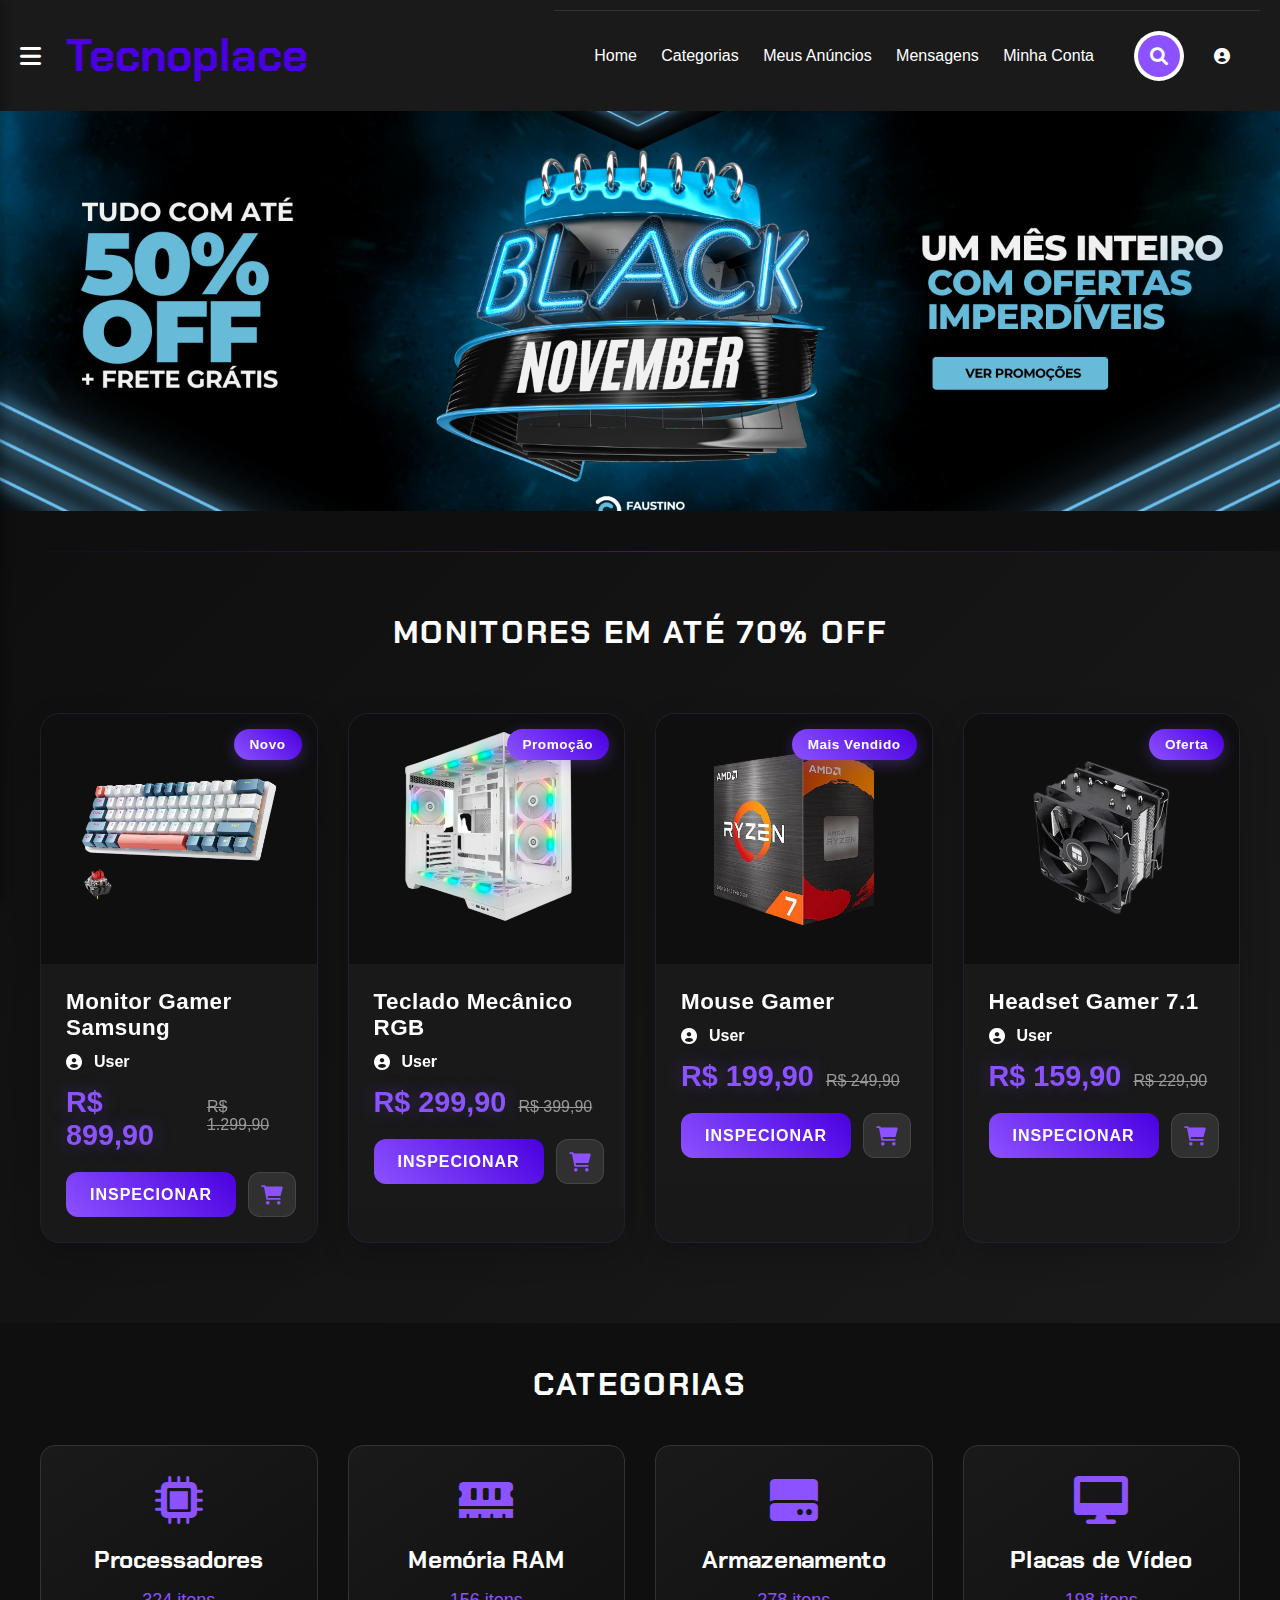
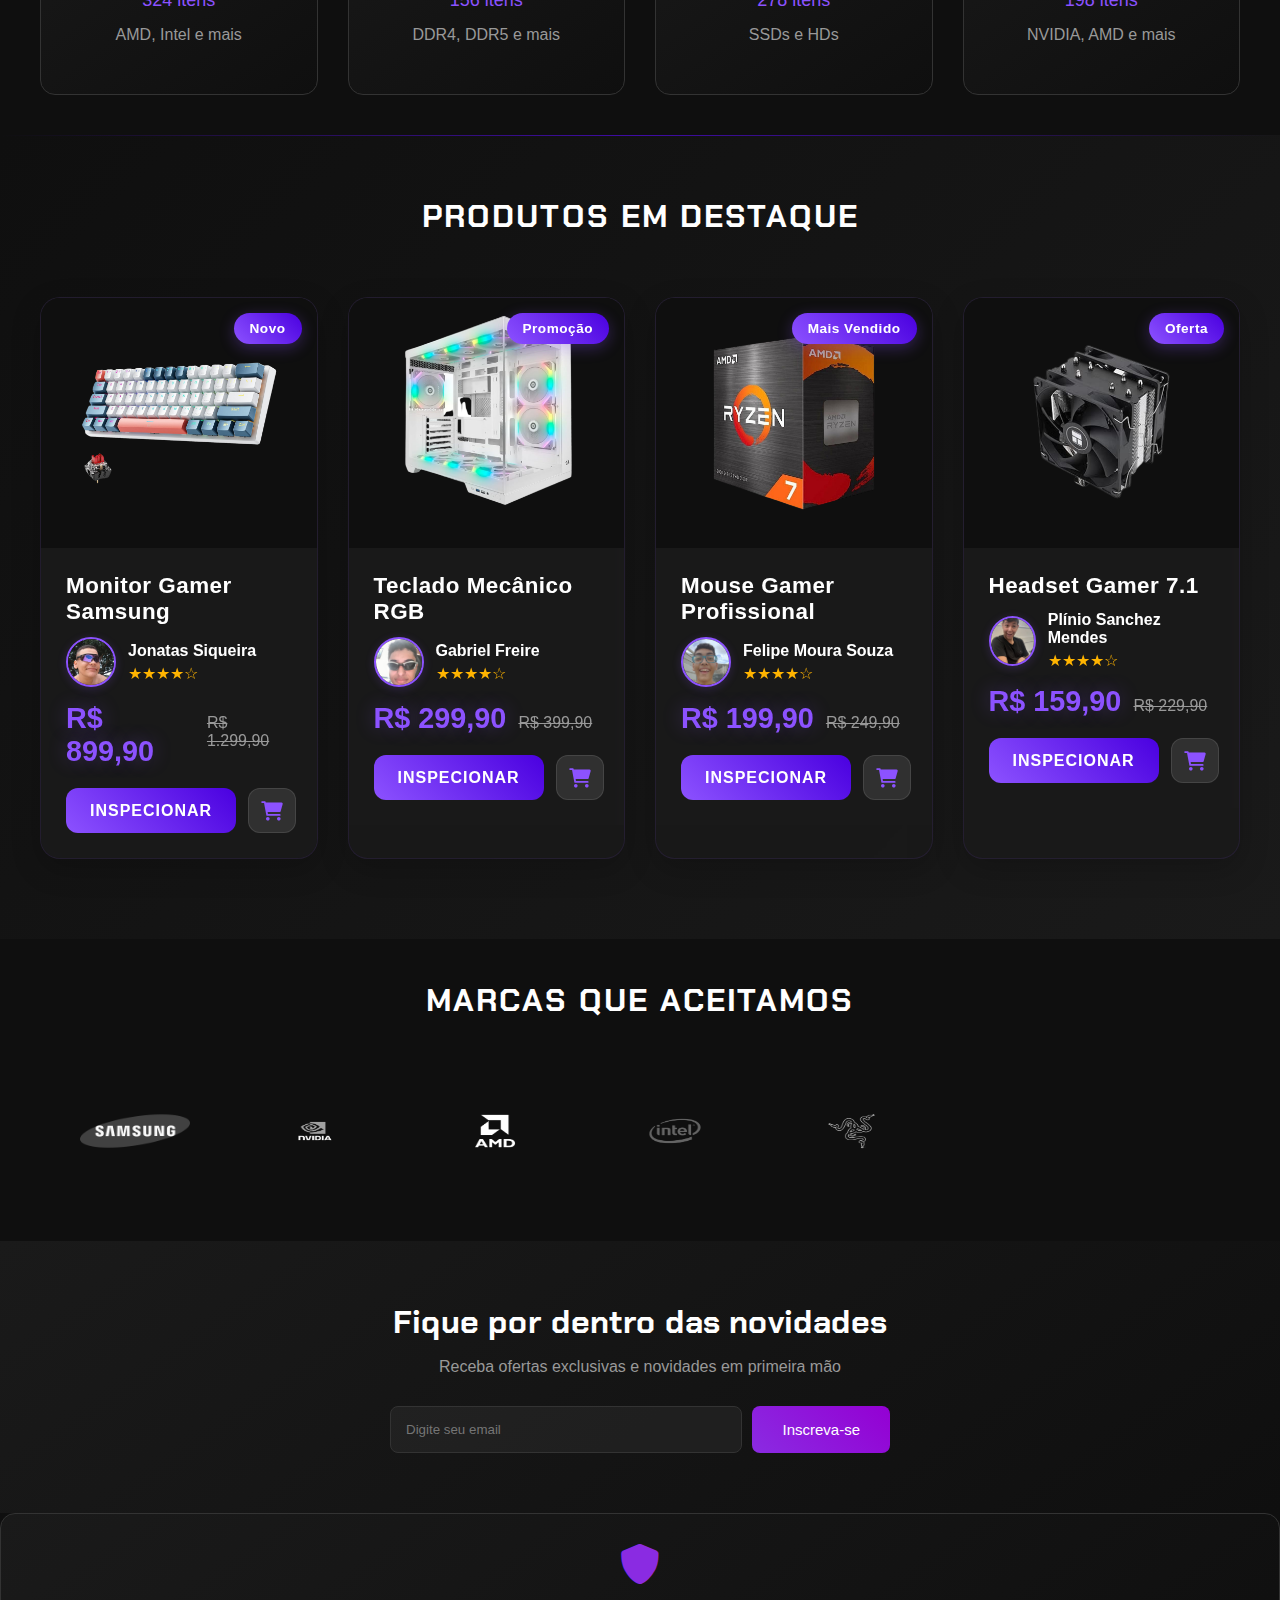
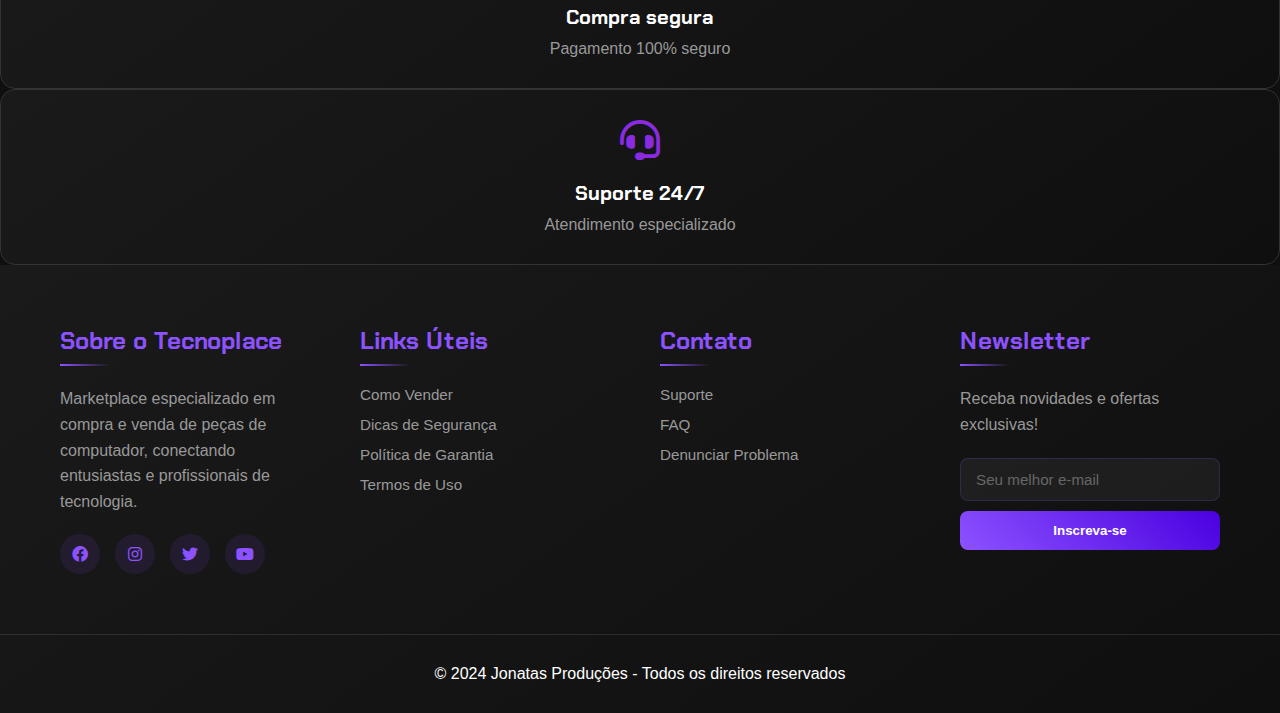
<file: index.html>
<!DOCTYPE html>
<html lang="pt-BR">
<head>
  <meta charset="UTF-8">
  <meta name="viewport" content="width=device-width, initial-scale=1.0">
  <title>Tecnoplace</title>
  <link rel="stylesheet" href="css/style.css">
  <link href="https://fonts.googleapis.com/css2?family=Chakra+Petch:wght@400;600;700&display=swap" rel="stylesheet">
  <link rel="stylesheet" href="https://cdnjs.cloudflare.com/ajax/libs/font-awesome/6.0.0/css/all.min.css">
  <link rel="icon" href="https://img.freepik.com/vetores-gratis/vetor-de-icone-de-cerebro-de-conexao-de-tecnologia-de-ia-no-conceito-roxo-de-transformacao-digital_53876-112219.jpg">
</head>
<body>

  <div class="overlay" id="overlay" onclick="closeSidebar()"></div>

  <!-- NAVBAR -->
  <header>
    <div style="display: flex; align-items: center;">
      <i class="fas fa-bars menu-icon" onclick="toggleSidebar()"></i>
      <div class="logo" style="color: #4A00E0;">Tecnoplace </div>
    </div>
    
    <div class="topnav">
      <div class="nav-links">
        <a class="active" href="#home">Home</a>
        <a href="#categorias">Categorias</a>
        <a href="#anuncios">Meus Anúncios</a>
        <a href="#mensagens">Mensagens</a>
        <a href="login.html">Minha Conta</a>
      </div>
          
      <div class="search-container">
        <div class="search-box">
          <input type="text" placeholder="Buscar peças...">
          <div class="search-btn">
            <i class="fas fa-search"></i>
          </div>
        </div>
        <i class="fas fa-circle-user"></i>
      </div>
    </div>
    
  </header>
  <!-- Banner Promocional Rotativo -->
<!-- Banner Promocional Automático -->
<div class="banner-container">
  <div class="banner-slide active">
    <img src="img/Black November Ofertas De Novembro Moderno Azul Branco e Preto Banner Mercado Shops .png" alt="Banner 1">
  </div>
  <div class="banner-slide">
    <img src="img/Tecnoplace .png" alt="Banner 2">
  </div>
  <div class="banner-slide">
    <img src="img/op.png" alt="Banner 3">
  </div>
</div>

  

  <!-- LINKS + PESQUISA -->
  
  <!-- SIDEBAR -->
  <div class="sidebar" id="sidebar">
    <a href="#"><i class="fas fa-home"></i> Home</a>
    <a href="#"><i class="fas fa-list"></i> Categorias</a>
    <a href="#"><i class="fas fa-tag"></i> Meus Anúncios</a>
    <a href="#"><i class="fas fa-envelope"></i> Mensagens</a>
    <a href="#"><i class="fas fa-user"></i> Minha Conta</a>
  </div>
<!-- Produtos em Promoção -->
<section class="produtos-destaque">
  <h2 class="section-title">Monitores em até 70% Off</h2>
  <div class="produtos-grid">
    <div class="produto-card">
      <div class="produto-imagem">
        <img src="img/teclado logo.png" alt="Produto 1">
        <div class="produto-tag">Novo</div>
      </div>
      <div class="produto-info">
        <h3>Monitor Gamer Samsung</h3>
        
        <div class="vendedor-info">
          <i class="fas fa-circle-user"></i>
          <div class="vendedor-detalhes">
            <span class="vendedor-nome">User</span>
            
          </div>
        </div>
        <div class="produto-preco">
          <span class="preco-atual">R$ 899,90</span>
          <span class="preco-antigo">R$ 1.299,90</span>
        </div>
        <div class="produto-acoes">
          <button class="btn-comprar">Inspecionar</button>
          <button class="btn-carrinho"><i class="fas fa-shopping-cart"></i></button>
        </div>
      </div>
    </div>

    <div class="produto-card">
      <div class="produto-imagem">
        <img src="img/miguel mesmo.png" alt="Produto 2">
        <div class="produto-tag">Promoção</div>
      </div>
      <div class="produto-info">
        <h3>Teclado Mecânico RGB</h3>
        
        <div class="vendedor-info">
          <i class="fas fa-circle-user"></i>
          <div class="vendedor-detalhes">
            <span class="vendedor-nome">User</span>
            
          </div>
        </div>
        <div class="produto-preco">
          <span class="preco-atual">R$ 299,90</span>
          <span class="preco-antigo">R$ 399,90</span>
        </div>
        <div class="produto-acoes">
          <button class="btn-comprar">Inspecionar</button>
          <button class="btn-carrinho"><i class="fas fa-shopping-cart"></i></button>
        </div>
      </div>
    </div>

    <div class="produto-card">
      <div class="produto-imagem">
        <img src="img/Intel .png" alt="Produto 3">
        <div class="produto-tag">Mais Vendido</div>
      </div>
      <div class="produto-info">
        <h3>Mouse Gamer</h3>
       
        <div class="vendedor-info">
          <i class="fas fa-circle-user"></i>
          <div class="vendedor-detalhes">
            <span class="vendedor-nome">User</span>
          
          </div>
        </div>
        <div class="produto-preco">
          <span class="preco-atual">R$ 199,90</span>
          <span class="preco-antigo">R$ 249,90</span>
        </div>
        <div class="produto-acoes">
          <button class="btn-comprar">Inspecionar</button>
          <button class="btn-carrinho"><i class="fas fa-shopping-cart"></i></button>
        </div>
      </div>
    </div>

    <div class="produto-card">
      <div class="produto-imagem">
        <img src="img/processador.png" alt="Produto 4">
        <div class="produto-tag">Oferta</div>
      </div>
      <div class="produto-info">
        <h3>Headset Gamer 7.1</h3>
        
        <div class="vendedor-info">
          <i class="fas fa-circle-user"></i>
          <div class="vendedor-detalhes">
            <span class="vendedor-nome">User</span>
            
          </div>
        </div>
        <div class="produto-preco">
          <span class="preco-atual">R$ 159,90</span>
          <span class="preco-antigo">R$ 229,90</span>
        </div>
        <div class="produto-acoes">
          <button class="btn-comprar">Inspecionar</button>
          <button class="btn-carrinho"><i class="fas fa-shopping-cart"></i></button>
        </div>
      </div>
    </div>
  </div>
</section>


<!-- Categorias em destaque -->
<div class="categorias-section">
  <h2 class="section-title">Categorias</h2>
  <div class="categorias-grid">
    <div class="categoria-card">
      <i class="fas fa-microchip"></i>
      <h3>Processadores</h3>
      <div class="item-count">324 itens</div>
      <p>AMD, Intel e mais</p>
    </div>
    <div class="categoria-card">
      <i class="fas fa-memory"></i>
      <h3>Memória RAM</h3>
      <div class="item-count">156 itens</div>
      <p>DDR4, DDR5 e mais</p>
    </div>
    <div class="categoria-card">
      <i class="fas fa-hdd"></i>
      <h3>Armazenamento</h3>
      <div class="item-count">278 itens</div>
      <p>SSDs e HDs</p>
    </div>
    <div class="categoria-card">
      <i class="fas fa-desktop"></i>
      <h3>Placas de Vídeo</h3>
      <div class="item-count">198 itens</div>
      <p>NVIDIA, AMD e mais</p>
    </div>
  </div>
 </div>

 
</div>
</div>

<!-- Seção de Produtos em Destaque -->

</div>

<!-- Seção de Produtos em Destaque -->
<section class="produtos-destaque">
  <h2 class="section-title">Produtos em Destaque</h2>
  <div class="produtos-grid">
    <div class="produto-card">
      <div class="produto-imagem">
        <img src="img/teclado logo.png" alt="Produto 1">
        <div class="produto-tag">Novo</div>
      </div>
      <div class="produto-info">
        <h3>Monitor Gamer Samsung</h3>
        
        <div class="vendedor-info">
          <img src="img/Imagem do WhatsApp de 2025-05-13 à(s) 20.27.27_8aaf4308.jpg" alt="foto do vendedor" class="xurubas">
          <div class="vendedor-detalhes">
            <span class="vendedor-nome">Jonatas Siqueira</span>
            <div class="produto-rating">★★★★☆</div>
          </div>
        </div>
        <div class="produto-preco">
          <span class="preco-atual">R$ 899,90</span>
          <span class="preco-antigo">R$ 1.299,90</span>
        </div>
        <div class="produto-acoes">
          <button class="btn-comprar">Inspecionar</button>
          <button class="btn-carrinho"><i class="fas fa-shopping-cart"></i></button>
        </div>
      </div>
    </div>

    <div class="produto-card">
      <div class="produto-imagem">
        <img src="img/miguel mesmo.png" alt="Produto 2">
        <div class="produto-tag">Promoção</div>
      </div>
      <div class="produto-info">
        <h3>Teclado Mecânico RGB</h3>
        
        <div class="vendedor-info">
          <img src="img/Foto Gabriel.jpg" alt="foto do vendedor" class="xurubas">
          <div class="vendedor-detalhes">
            <span class="vendedor-nome">Gabriel Freire</span>
            <div class="produto-rating">★★★★☆</div>
          </div>
        </div>
        <div class="produto-preco">
          <span class="preco-atual">R$ 299,90</span>
          <span class="preco-antigo">R$ 399,90</span>
        </div>
        <div class="produto-acoes">
          <button class="btn-comprar">Inspecionar</button>
          <button class="btn-carrinho"><i class="fas fa-shopping-cart"></i></button>
        </div>
      </div>
    </div>

    <div class="produto-card">
      <div class="produto-imagem">
        <img src="img/Intel .png" alt="Produto 3">
        <div class="produto-tag">Mais Vendido</div>
      </div>
      <div class="produto-info">
        <h3>Mouse Gamer Profissional</h3>
       
        <div class="vendedor-info">
          <img src="img/Foto Felipe.jpg" alt="foto do vendedor" class="xurubas">
          <div class="vendedor-detalhes">
            <span class="vendedor-nome">Felipe Moura Souza</span>
            <div class="produto-rating">★★★★☆</div>
          </div>
        </div>
        <div class="produto-preco">
          <span class="preco-atual">R$ 199,90</span>
          <span class="preco-antigo">R$ 249,90</span>
        </div>
        <div class="produto-acoes">
          <button class="btn-comprar">Inspecionar</button>
          <button class="btn-carrinho"><i class="fas fa-shopping-cart"></i></button>
        </div>
      </div>
    </div>

    <div class="produto-card">
      <div class="produto-imagem">
        <img src="img/processador.png" alt="Produto 4">
        <div class="produto-tag">Oferta</div>
      </div>
      <div class="produto-info">
        <h3>Headset Gamer 7.1</h3>
        
        <div class="vendedor-info">
          <img src="img/foto Plínio.jpg" alt="foto do vendedor" class="xurubas">
          <div class="vendedor-detalhes">
            <span class="vendedor-nome">Plínio Sanchez Mendes</span>
            <div class="produto-rating">★★★★☆</div>
          </div>
        </div>
        <div class="produto-preco">
          <span class="preco-atual">R$ 159,90</span>
          <span class="preco-antigo">R$ 229,90</span>
        </div>
        <div class="produto-acoes">
          <button class="btn-comprar">Inspecionar</button>
          <button class="btn-carrinho"><i class="fas fa-shopping-cart"></i></button>
        </div>
      </div>
    </div>
  </div>
</section>

<!-- seção das marcas parceiras -->


   

<!-- seção das marcas parceiras -->
<div class="marcas-section">
  <h2 class="section-title">Marcas que aceitamos</h2>
  <div class="marcas-slider">
    <div class="marca-item">
      <img src="img/icons8-samsung-480.png" alt="Samsung">
    </div>
    <div class="marca-item">
      <img src="img/nvidia renovado.png" alt="Nvidia" >
    </div>
    <div class="marca-item">
      <img src="img/AMD RENOVADO .png" alt="AMD" ">
    </div>
    <div class="marca-item">
      <img src="img/intel logo.png" alt="Intel" ">
    </div>
    <div class="marca-item">
      <img src="img/razer logo.png" alt="Razer">
    </div>
  </div>
</div>
<!-- Seção de Newsletter -->
<section class="newsletter-section">
  <section class="newsletter-content">
    <h2>Fique por dentro das novidades </h2>
    <p>Receba ofertas exclusivas e novidades em primeira mão</p>
    <form class="newsletter-form">
      <input type="email" placeholder="Digite seu email">
      <button type="submit">Inscreva-se</button>
    </form>
  </section>
</section>
<!-- Seção de Diferenciais -->
<div class="diferenciais-section">
   
  <div class="diferencial-item">
    <i class="fas fa-shield-alt"></i>
    <h3>Compra segura</h3>
    <p>Pagamento 100% seguro</p>
  </div>
  <div class="diferencial-item">
    <i class="fas fa-headset"></i>
    <h3>Suporte 24/7</h3>
    <p>Atendimento especializado</p>
  </div>
 
  </div>
</div>


<style>
.promocoes-dia { /*de fundo*/
  padding: 20px;
  background: linear-gradient(135deg, #0f0f0f 0%, #1a1a1a 100%);
  margin: 1px 0;
}

.titulo-promocao {
  color: white; 
  text-align: center;
  font-size: 28px;
  margin-bottom: 30px;
  text-shadow: 2px 2px 4px rgba(0,0,0,0.2);
}

.carrossel-promocoes {
  display: flex;
  overflow-x: auto;
  gap: 20px;
  padding: 20px 0;
  scroll-behavior: smooth;
}

.produto-promo {
  min-width: 280px;
  background: rgba(26, 26, 26, 0.7);
  border-radius: 12px;
  padding: 15px;
  position: relative;
  box-shadow: 0 4px 15px rgba(0,0,0,0.1);
  transition: transform 0.3s ease;
}

.produto-promo:hover {
  transform: translateY(-5px);
}

.tag-promo {
  position: absolute;
  top: 10px;
  right: 10px;
  background: #5126e0;
  color: white;
  padding: 5px 10px;
  border-radius: 20px;
  font-weight: bold;
  font-size: 18px;
  box-shadow: 0 4px 15px rgba(140, 82, 255, 0.3);
}

.produto-promo img {
  width: 100%;
  height: 200px;
  object-fit: cover;
  border-radius: 8px;
  margin-bottom: 15px;
}

.info-produto {
  padding: 10px 0;
}

.info-produto h3 {
  margin: 0 0 10px 0;
  font-size: 18px;
  color: white;
}

.precos {
  display: flex;
  align-items: center;
  gap: 10px;
  margin: 10px 0;
}

.preco-novo {
  font-size: 24px;
  font-weight: bold;
  color: #4A00E0;
}

.preco-antigo {
  font-size: 16px;
  color: #999;
  text-decoration: line-through;
}

.btn-promo {
  width: 100%;
  padding: 12px;
  background: #4A00E0;
  color: white;
  border: none;
  border-radius: 6px;
  font-size: 16px;
  font-weight: bold;
  cursor: pointer;
  transition: background 0.3s ease;
  box-shadow: 0 4px 15px rgba(140, 82, 255, 0.3);
}

.btn-promo:hover {
  background: #3a00b0;
}

/* Estilização da barra de rolagem */
.carrossel-promocoes::-webkit-scrollbar {
  height: 8px;
}

.carrossel-promocoes::-webkit-scrollbar-track {
  background: rgba(255,255,255,0.1);
  border-radius: 4px;
}

.carrossel-promocoes::-webkit-scrollbar-thumb {
  background: rgba(255,255,255,0.3);
  border-radius: 4px;
}

.carrossel-promocoes::-webkit-scrollbar-thumb:hover {
  background: rgba(255,255,255,0.5);
}

.search-container {
  display: flex;
  align-items: center;
  gap: 15px;
}

.search-box {
  display: flex;
  align-items: center;
  gap: 10px;
  margin-right: 15px;
}

.search-btn {
  display: flex;
  align-items: center;
  padding: 0 10px;
}

.xurubas {
  width: 50px;
  height: 50px;
  border-radius: 50%;
  object-fit: cover;
}

.topnav {
  display: flex;
  align-items: center;
  gap: 20px;
}

header {
  display: flex;
  justify-content: space-between;
  align-items: center;
  padding: 10px 20px;
}
</style>

  <script>
    const sidebar = document.getElementById('sidebar');
    const overlay = document.getElementById('overlay');

    function toggleSidebar() {
      const isActive = sidebar.classList.contains('active');
      sidebar.classList.toggle('active');
      overlay.classList.toggle('active', !isActive);
    }

    function closeSidebar() {
      sidebar.classList.remove('active');
      overlay.classList.remove('active');
    }
    
  </script>
  <script>
    const slides = document.querySelectorAll('.banner-slide');
    let current = 0;

    setInterval(() => {
      slides[current].classList.remove('active');
      current = (current + 1) % slides.length;
      slides[current].classList.add('active');
    }, 4000);
  </script>
  <script src="js/script.js"></script>
  
</body>
<footer>
  <div class="footer-content">
    <div class="footer-section">
      <h3>Sobre o Tecnoplace</h3>
      <p>Marketplace especializado em compra e venda de peças de computador, conectando entusiastas e profissionais de tecnologia.</p>
      <div class="social-links">
        <a href="#" style="text-decoration: none;"><i class="fab fa-facebook"></i></a>
        <a href="#" style="text-decoration: none;"><i class="fab fa-instagram"></i></a>
        <a href="#"style="text-decoration: none;"><i class="fab fa-twitter"></i></a>
        <a href="#"style="text-decoration: none;"><i class="fab fa-youtube"></i></a>
      </div>
    </div>

    <div class="footer-section">
      <h3>Links Úteis</h3>
      <ul class="footer-links">
        <li><a href="#">Como Vender</a></li>
        <li><a href="#">Dicas de Segurança</a></li>
        <li><a href="#">Política de Garantia</a></li>
        <li><a href="#">Termos de Uso</a></li>
      </ul>
    </div>

    <div class="footer-section">
      <h3>Contato</h3>
      <ul class="footer-links">
        <li><a href="#">Suporte</a></li>
        <li><a href="#">FAQ</a></li>
        <li><a href="#">Denunciar Problema</a></li>
      </ul>
    </div>

    <div class="footer-section">
      <h3>Newsletter</h3>
      <p>Receba novidades e ofertas exclusivas!</p>
      <div class="newsletter-footer">
        <input type="email" placeholder="Seu melhor e-mail">
        <button>Inscreva-se</button>
      </div>
    </div>
    
  </div>
 

  
    <p class="footer-bottom">&copy; 2024 Jonatas Produções - Todos os direitos reservados</p>
  </div>
</footer>
<script src="https://vlibras.gov.br/app/vlibras-plugin.js"></script>
<script>
    new window.VLibras.Widget('https://vlibras.gov.br/app');
</script>
</html>
</file>
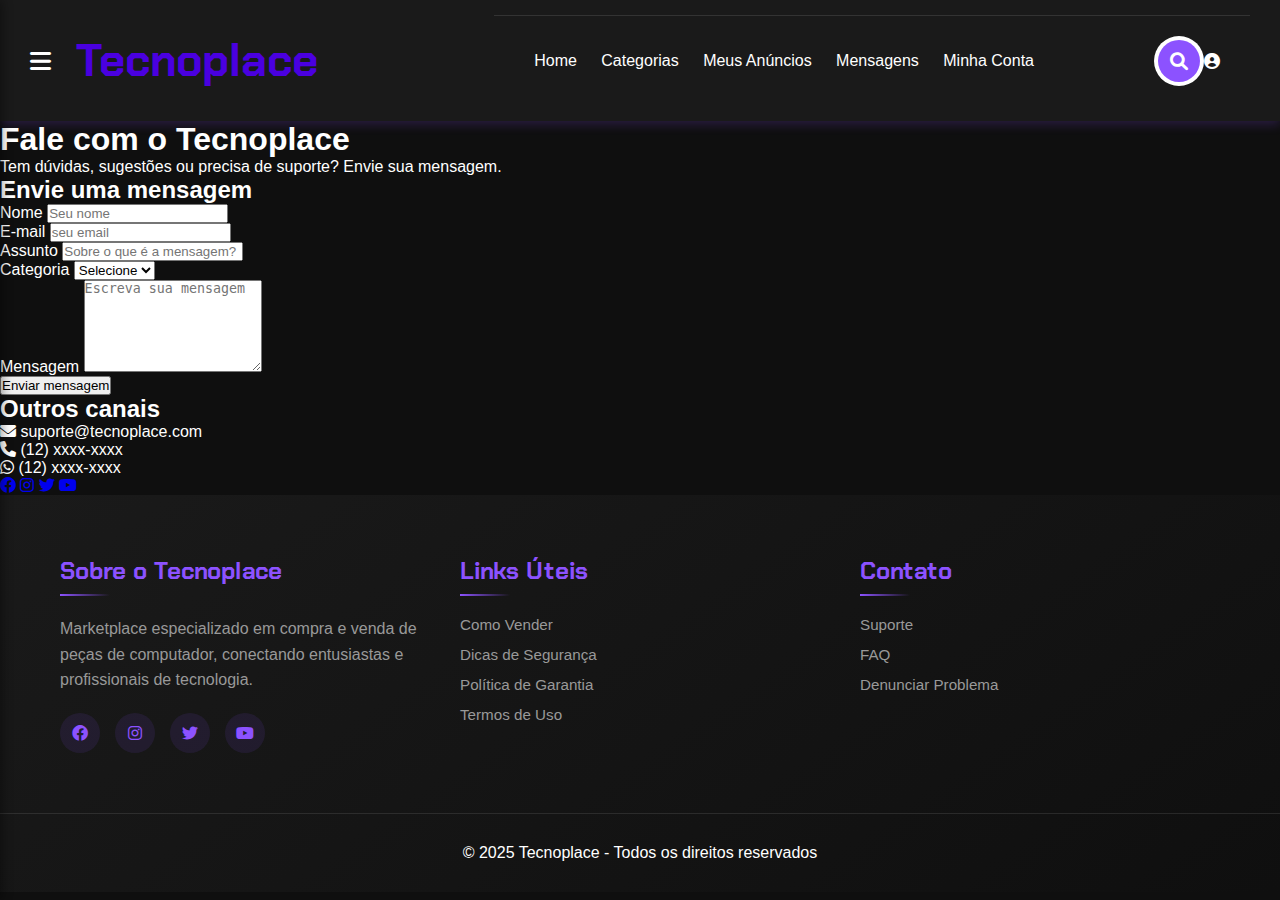
<file: contato.html>
<!DOCTYPE html>
<html lang="pt-BR">
<head>
  <meta charset="UTF-8">
  <meta name="viewport" content="width=device-width, initial-scale=1.0">
  <title> Tecnoplace</title>
  <link rel="stylesheet" href="css/style.css">
  <link rel="stylesheet" href="css/produto.css">
  <link href="https://fonts.googleapis.com/css2?family=Chakra+Petch:wght@400;600;700&display=swap" rel="stylesheet">
  <link rel="stylesheet" href="https://cdnjs.cloudflare.com/ajax/libs/font-awesome/6.0.0/css/all.min.css">
  <link rel="icon" href="https://img.freepik.com/vetores-gratis/vetor-de-icone-de-cerebro-de-conexao-de-tecnologia-de-ia-no-conceito-roxo-de-transformacao-digital_53876-112219.jpg">
</head>
<body>

  <div class="overlay" id="overlay" onclick="closeSidebar()"></div>

  <header>
    <div style="display: flex; align-items: center;">
      <i class="fas fa-bars menu-icon" onclick="toggleSidebar()"></i>
      <div class="logo" style="color: #4A00E0;">Tecnoplace</div>
    </div>

    <div class="topnav">
      <div class="nav-links">
        <a href="index.html">Home</a>
        <a href="#categorias">Categorias</a>
        <a href="#anuncios">Meus Anúncios</a>
        <a href="#mensagens">Mensagens</a>
        <a href="login.html">Minha Conta</a>
        
      </div>

      <div class="search-container">
        <div class="search-box">
          <input type="text" placeholder="Buscar peças...">
          <div class="search-btn">
            <i class="fas fa-search"></i>
          </div>
        </div>
        <i class="fas fa-circle-user"></i>
      </div>
    </div>
  </header>

  <div class="sidebar" id="sidebar">
    <a href="index.html"><i class="fas fa-home"></i> Home</a>
    <a href="#"><i class="fas fa-list"></i> Categorias</a>
    <a href="#"><i class="fas fa-tag"></i> Meus Anúncios</a>
    <a href="#"><i class="fas fa-envelope"></i> Mensagens</a>
    <a href="login.html"><i class="fas fa-user"></i> Minha Conta</a>
    <a href="contato.html"><i class="fas fa-phone"></i> Contato</a>
  </div>

  <main class="contact-page">
    <section class="contact-header">
      <h1>Fale com o Tecnoplace</h1>
      <p>Tem dúvidas, sugestões ou precisa de suporte? Envie sua mensagem.</p>
    </section>

    <section class="contact-grid">
      <div class="contact-form-card">
        <h2>Envie uma mensagem</h2>
        <form id="contactForm" novalidate>
          <div class="form-row">
            <div class="form-group">
              <label for="nome">Nome</label>
              <input type="text" id="nome" name="nome" placeholder="Seu nome" required>
            </div>
            <div class="form-group">
              <label for="email">E-mail</label>
              <input type="email" id="email" name="email" placeholder="seu email" required>
            </div>
          </div>

          <div class="form-row">
            <div class="form-group">
              <label for="assunto">Assunto</label>
              <input type="text" id="assunto" name="assunto" placeholder="Sobre o que é a mensagem?" required>
            </div>
            <div class="form-group">
              <label for="categoria">Categoria</label>
              <select id="categoria" name="categoria" required>
                <option value="" disabled selected>Selecione</option>
                <option value="duvida">Dúvida</option>
                <option value="suporte">Suporte</option>
                <option value="sugestao">Sugestão</option>
                <option value="outros">Outros</option>
              </select>
            </div>
          </div>

          <div class="form-group">
            <label for="mensagem">Mensagem</label>
            <textarea id="mensagem" name="mensagem" rows="6" placeholder="Escreva sua mensagem" required></textarea>
          </div>

          <div class="form-actions">
            <button type="submit" class="btn-enviar">Enviar mensagem</button>
            <span id="contactFeedback" class="form-feedback" aria-live="polite"></span>
          </div>
        </form>
      </div>

      <aside class="contact-info-card">
        <h2>Outros canais</h2>
        <ul class="contact-list">
          <li><i class="fas fa-envelope"></i> suporte@tecnoplace.com</li>
          <li><i class="fas fa-phone"></i> (12) xxxx-xxxx</li>
          <li><i class="fab fa-whatsapp"></i> (12) xxxx-xxxx</li>

        </ul>
        <div class="contact-social">
          <a href="#" aria-label="Facebook"><i class="fab fa-facebook"></i></a>
          <a href="#" aria-label="Instagram"><i class="fab fa-instagram"></i></a>
          <a href="#" aria-label="Twitter"><i class="fab fa-twitter"></i></a>
          <a href="#" aria-label="YouTube"><i class="fab fa-youtube"></i></a>
        </div>
      </aside>
    </section>
  </main>

  <footer>
    <div class="footer-content">
      <div class="footer-section">
        <h3>Sobre o Tecnoplace</h3>
        <p>Marketplace especializado em compra e venda de peças de computador, conectando entusiastas e profissionais de tecnologia.</p>
        <div class="social-links">
          <a href="#" style="text-decoration: none;"><i class="fab fa-facebook"></i></a>
          <a href="#" style="text-decoration: none;"><i class="fab fa-instagram"></i></a>
          <a href="#" style="text-decoration: none;"><i class="fab fa-twitter"></i></a>
          <a href="#" style="text-decoration: none;"><i class="fab fa-youtube"></i></a>
        </div>
      </div>

      <div class="footer-section">
        <h3>Links Úteis</h3>
        <ul class="footer-links">
          <li><a href="#">Como Vender</a></li>
          <li><a href="#">Dicas de Segurança</a></li>
          <li><a href="#">Política de Garantia</a></li>
          <li><a href="#">Termos de Uso</a></li>
        </ul>
      </div>

      <div class="footer-section">
        <h3>Contato</h3>
        <ul class="footer-links">
          <li><a href="#">Suporte</a></li>
          <li><a href="#">FAQ</a></li>
          <li><a href="#">Denunciar Problema</a></li>
        </ul>
      </div>

      
    </div>

    <p class="footer-bottom">&copy; 2025 Tecnoplace - Todos os direitos reservados</p>
  </footer>

  <script>
    const sidebar = document.getElementById('sidebar');
    const overlay = document.getElementById('overlay');
    function toggleSidebar() {
      const isActive = sidebar.classList.contains('active');
      sidebar.classList.toggle('active');
      overlay.classList.toggle('active', !isActive);
    }
    function closeSidebar() {
      sidebar.classList.remove('active');
      overlay.classList.remove('active');
    }
    
  </script>
 
 <!-- VLibras -->
   <div vw class="enabled">
    <div vw-access-button class="active"></div>
    <div vw-plugin-wrapper>
      <div class="vw-plugin-top-wrapper"></div>
    </div>
  </div>
  <script src="https://vlibras.gov.br/app/vlibras-plugin.js"></script>
  <script>
    new window.VLibras.Widget('https://vlibras.gov.br/app');
  </script>
</body>
</html>
</file>
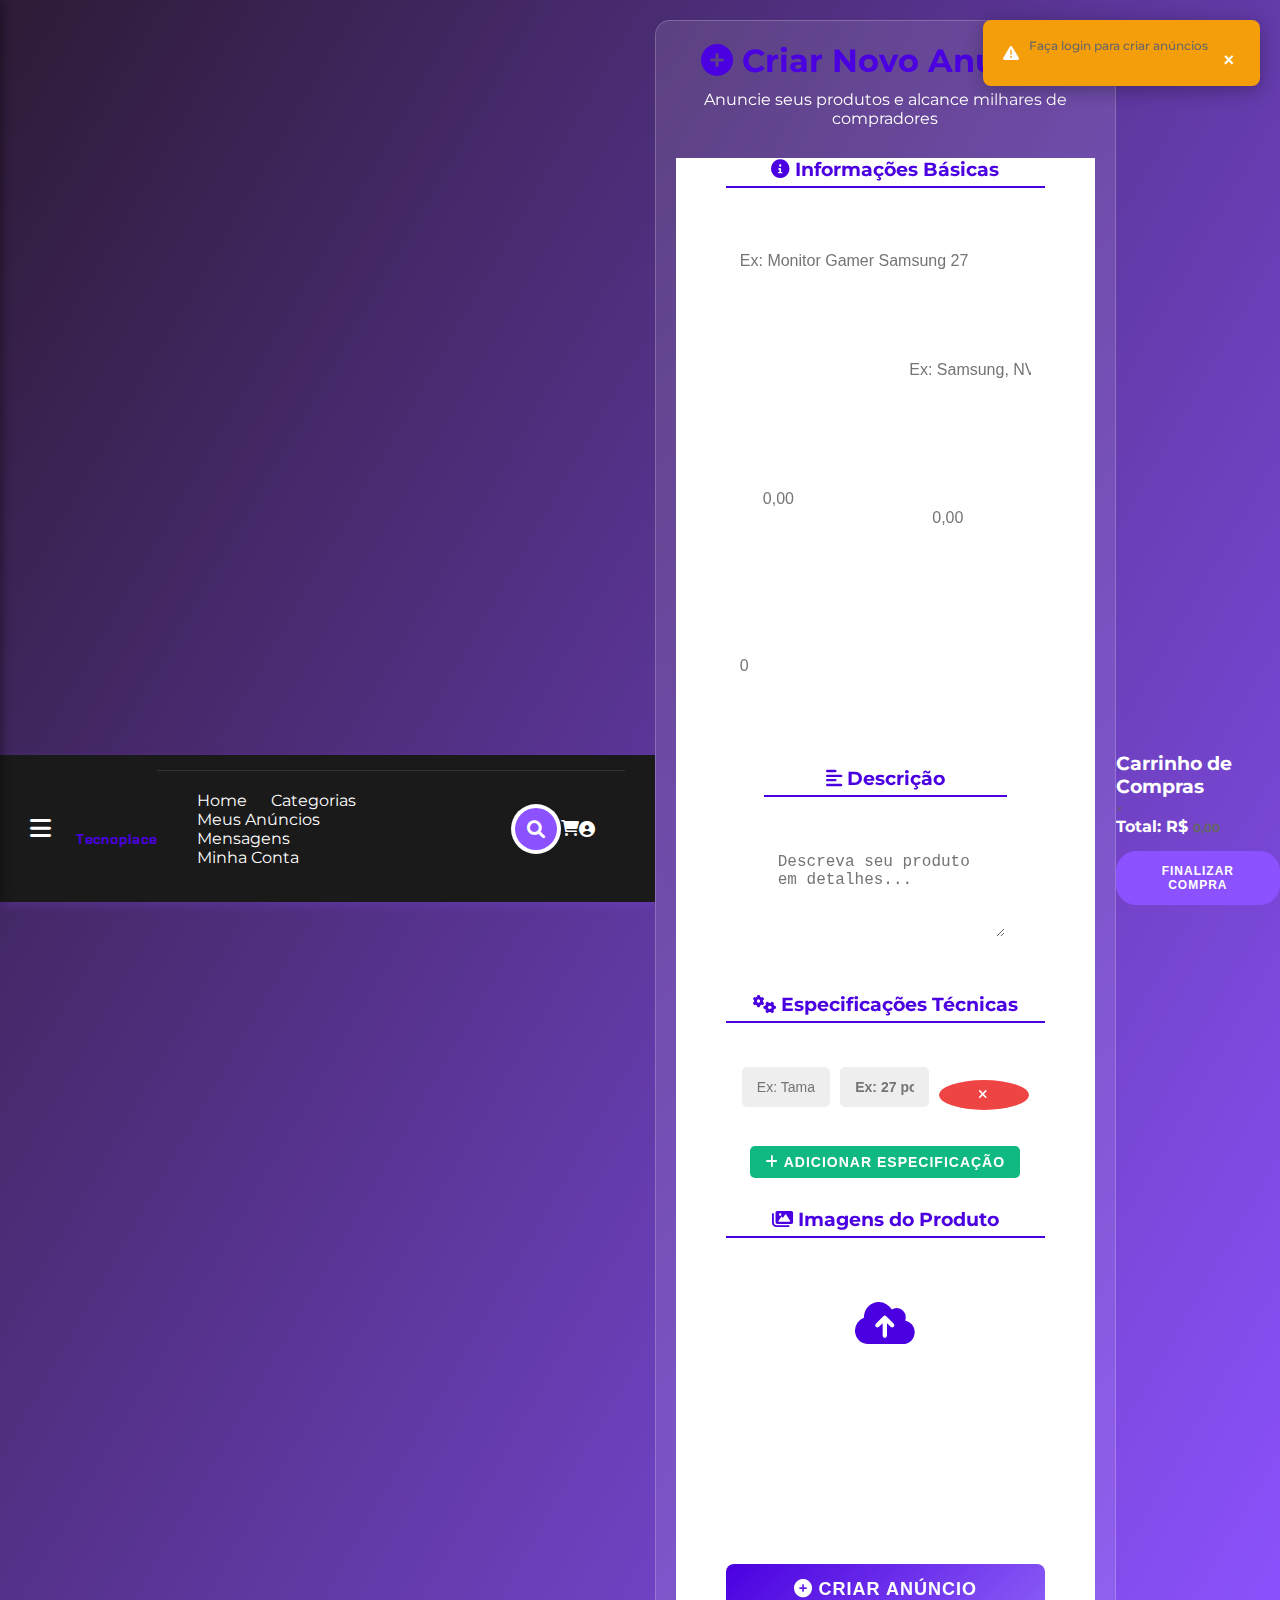
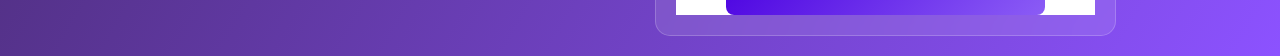
<file: criar-anuncio.html>
<!DOCTYPE html>
<html lang="pt-BR">
<head>
  <meta charset="UTF-8">
  <meta name="viewport" content="width=device-width, initial-scale=1.0">
  <title>Criar Anúncio - Tecnoplace</title>
  <link rel="stylesheet" href="css/style.css">
  <link rel="stylesheet" href="css/login.css">
  <link href="https://fonts.googleapis.com/css2?family=Chakra+Petch:wght@400;600;700&display=swap" rel="stylesheet">
  <link rel="stylesheet" href="https://cdnjs.cloudflare.com/ajax/libs/font-awesome/6.0.0/css/all.min.css">
  <link rel="icon" href="https://img.freepik.com/vetores-gratis/vetor-de-icone-de-cerebro-de-conexao-de-tecnologia-de-ia-no-conceito-roxo-de-transformacao-digital_53876-112219.jpg">
  <style>
    .anuncio-container {
      max-width: 800px;
      margin: 20px auto;
      padding: 20px;
      background: rgba(255, 255, 255, 0.1);
      border-radius: 15px;
      backdrop-filter: blur(10px);
      border: 1px solid rgba(255, 255, 255, 0.2);
    }

    .anuncio-header {
      text-align: center;
      margin-bottom: 30px;
    }

    .anuncio-header h1 {
      color: #4A00E0;
      margin-bottom: 10px;
    }

    .form-section {
      margin-bottom: 30px;
    }

    .form-section h3 {
      color: #4A00E0;
      margin-bottom: 15px;
      border-bottom: 2px solid #4A00E0;
      padding-bottom: 5px;
    }

    .form-row {
      display: grid;
      grid-template-columns: 1fr 1fr;
      gap: 20px;
      margin-bottom: 20px;
    }

    .form-group {
      margin-bottom: 20px;
    }

    .form-group label {
      display: block;
      margin-bottom: 8px;
      color: #fff;
      font-weight: 600;
    }

    .form-group input,
    .form-group select,
    .form-group textarea {
      width: 100%;
      padding: 12px;
      border: 2px solid rgba(255, 255, 255, 0.2);
      border-radius: 8px;
      background: rgba(255, 255, 255, 0.1);
      color: #fff;
      font-size: 16px;
      transition: all 0.3s ease;
    }

    .form-group input:focus,
    .form-group select:focus,
    .form-group textarea:focus {
      outline: none;
      border-color: #4A00E0;
      background: rgba(255, 255, 255, 0.15);
    }

    .form-group textarea {
      resize: vertical;
      min-height: 100px;
    }

    .upload-area {
      border: 2px dashed rgba(255, 255, 255, 0.3);
      border-radius: 10px;
      padding: 40px;
      text-align: center;
      background: rgba(255, 255, 255, 0.05);
      transition: all 0.3s ease;
      cursor: pointer;
    }

    .upload-area:hover {
      border-color: #4A00E0;
      background: rgba(74, 0, 224, 0.1);
    }

    .upload-area.dragover {
      border-color: #4A00E0;
      background: rgba(74, 0, 224, 0.2);
    }

    .upload-icon {
      font-size: 48px;
      color: #4A00E0;
      margin-bottom: 15px;
    }

    .upload-text {
      color: #fff;
      margin-bottom: 10px;
    }

    .upload-hint {
      color: rgba(255, 255, 255, 0.6);
      font-size: 14px;
    }

    .image-preview {
      display: grid;
      grid-template-columns: repeat(auto-fill, minmax(150px, 1fr));
      gap: 15px;
      margin-top: 20px;
    }

    .image-item {
      position: relative;
      border-radius: 8px;
      overflow: hidden;
      aspect-ratio: 1;
    }

    .image-item img {
      width: 100%;
      height: 100%;
      object-fit: cover;
    }

    .image-remove {
      position: absolute;
      top: 5px;
      right: 5px;
      background: rgba(239, 68, 68, 0.9);
      color: white;
      border: none;
      border-radius: 50%;
      width: 25px;
      height: 25px;
      cursor: pointer;
      display: flex;
      align-items: center;
      justify-content: center;
      font-size: 12px;
    }

    .btn-criar-anuncio {
      background: linear-gradient(135deg, #4A00E0, #8B5CF6);
      color: white;
      border: none;
      padding: 15px 30px;
      border-radius: 8px;
      font-size: 18px;
      font-weight: 600;
      cursor: pointer;
      transition: all 0.3s ease;
      width: 100%;
      margin-top: 20px;
    }

    .btn-criar-anuncio:hover {
      transform: translateY(-2px);
      box-shadow: 0 10px 25px rgba(74, 0, 224, 0.3);
    }

    .btn-criar-anuncio:disabled {
      opacity: 0.6;
      cursor: not-allowed;
      transform: none;
    }

    .price-input {
      position: relative;
    }

    .price-input::before {
      content: 'R$';
      position: absolute;
      left: 12px;
      top: 50%;
      transform: translateY(-50%);
      color: rgba(255, 255, 255, 0.6);
      font-weight: 600;
    }

    .price-input input {
      padding-left: 35px;
    }

    .specs-container {
      border: 1px solid rgba(255, 255, 255, 0.2);
      border-radius: 8px;
      padding: 15px;
      background: rgba(255, 255, 255, 0.05);
    }

    .spec-item {
      display: grid;
      grid-template-columns: 1fr 1fr auto;
      gap: 10px;
      align-items: center;
      margin-bottom: 10px;
    }

    .spec-item:last-child {
      margin-bottom: 0;
    }

    .btn-remove-spec {
      background: #EF4444;
      color: white;
      border: none;
      border-radius: 50%;
      width: 30px;
      height: 30px;
      cursor: pointer;
      display: flex;
      align-items: center;
      justify-content: center;
    }

    .btn-add-spec {
      background: #10B981;
      color: white;
      border: none;
      padding: 8px 15px;
      border-radius: 5px;
      cursor: pointer;
      font-size: 14px;
      margin-top: 10px;
    }

    @media (max-width: 768px) {
      .form-row {
        grid-template-columns: 1fr;
      }
      
      .spec-item {
        grid-template-columns: 1fr;
        gap: 5px;
      }
      
      .anuncio-container {
        margin: 10px;
        padding: 15px;
      }
    }
  </style>
</head>
<body>

  <div class="overlay" id="overlay" onclick="closeSidebar()"></div>

  <!-- NAVBAR -->
  <header>
    <div style="display: flex; align-items: center;">
      <i class="fas fa-bars menu-icon" onclick="toggleSidebar()"></i>
      <div class="logo" style="color: #4A00E0;">
        <a href="index.html" style="color: inherit; text-decoration: none;">Tecnoplace</a>
      </div>
    </div>
    
    <div class="topnav">
      <div class="nav-links">
        <a href="index.html">Home</a>
        <a href="index.html#categorias">Categorias</a>
        <a href="meus-anuncios.html" class="active">Meus Anúncios</a>
        <a href="mensagens.html">Mensagens</a>
        <a href="login.html">Minha Conta</a>
      </div>
          
      <div class="search-container">
        <div class="search-box">
          <input type="text" id="searchInput" placeholder="Buscar peças...">
          <div class="search-btn" onclick="buscarProdutos()">
            <i class="fas fa-search"></i>
          </div>
        </div>
        <div class="cart-container">
          <i class="fas fa-shopping-cart" onclick="toggleCart()"></i>
          <span class="cart-count" id="cartCount">0</span>
        </div>
        <i class="fas fa-circle-user" onclick="toggleUserMenu()"></i>
      </div>
    </div>
  </header>

  <!-- SIDEBAR -->
  <div class="sidebar" id="sidebar">
    <a href="index.html"><i class="fas fa-home"></i> Home</a>
    <a href="index.html#categorias"><i class="fas fa-list"></i> Categorias</a>
    <a href="meus-anuncios.html"><i class="fas fa-tag"></i> Meus Anúncios</a>
    <a href="mensagens.html"><i class="fas fa-envelope"></i> Mensagens</a>
    <a href="login.html"><i class="fas fa-user"></i> Minha Conta</a>
  </div>

  <!-- CONTEÚDO PRINCIPAL -->
  <main class="conta-main">
    <div class="anuncio-container">
      <div class="anuncio-header">
        <h1><i class="fas fa-plus-circle"></i> Criar Novo Anúncio</h1>
        <p>Anuncie seus produtos e alcance milhares de compradores</p>
      </div>

      <form id="anuncioForm" onsubmit="criarAnuncio(event)">
        <!-- Informações Básicas -->
        <div class="form-section">
          <h3><i class="fas fa-info-circle"></i> Informações Básicas</h3>
          
          <div class="form-group">
            <label for="titulo">Título do Anúncio *</label>
            <input type="text" id="titulo" name="titulo" placeholder="Ex: Monitor Gamer Samsung 27" required>
          </div>

          <div class="form-row">
            <div class="form-group">
              <label for="categoria">Categoria *</label>
              <select id="categoria" name="categoria" required>
                <option value="">Selecione uma categoria</option>
                <option value="processadores">Processadores</option>
                <option value="memoria">Memória RAM</option>
                <option value="armazenamento">Armazenamento</option>
                <option value="placas-video">Placas de Vídeo</option>
                <option value="monitores">Monitores</option>
                <option value="perifericos">Periféricos</option>
              </select>
            </div>
            <div class="form-group">
              <label for="marca">Marca</label>
              <input type="text" id="marca" name="marca" placeholder="Ex: Samsung, NVIDIA, AMD">
            </div>
          </div>

          <div class="form-row">
            <div class="form-group">
              <label for="preco">Preço *</label>
              <div class="price-input">
                <input type="number" id="preco" name="preco" placeholder="0,00" step="0.01" min="0" required>
              </div>
            </div>
            <div class="form-group">
              <label for="precoAntigo">Preço Antigo (opcional)</label>
              <div class="price-input">
                <input type="number" id="precoAntigo" name="precoAntigo" placeholder="0,00" step="0.01" min="0">
              </div>
            </div>
          </div>

          <div class="form-row">
            <div class="form-group">
              <label for="estoque">Quantidade em Estoque *</label>
              <input type="number" id="estoque" name="estoque" placeholder="0" min="0" required>
            </div>
            <div class="form-group">
              <label for="tag">Tag do Produto</label>
              <select id="tag" name="tag">
                <option value="">Sem tag</option>
                <option value="Novo">Novo</option>
                <option value="Promoção">Promoção</option>
                <option value="Oferta">Oferta</option>
                <option value="Mais Vendido">Mais Vendido</option>
              </select>
            </div>
          </div>
        </div>

        <!-- Descrição -->
        <div class="form-section">
          <h3><i class="fas fa-align-left"></i> Descrição</h3>
          <div class="form-group">
            <label for="descricao">Descrição Detalhada *</label>
            <textarea id="descricao" name="descricao" placeholder="Descreva seu produto em detalhes..." required></textarea>
          </div>
        </div>

        <!-- Especificações Técnicas -->
        <div class="form-section">
          <h3><i class="fas fa-cogs"></i> Especificações Técnicas</h3>
          <div class="specs-container" id="specsContainer">
            <div class="spec-item">
              <input type="text" placeholder="Ex: Tamanho" class="spec-label">
              <input type="text" placeholder="Ex: 27 polegadas" class="spec-value">
              <button type="button" class="btn-remove-spec" onclick="removerEspecificacao(this)">
                <i class="fas fa-times"></i>
              </button>
            </div>
          </div>
          <button type="button" class="btn-add-spec" onclick="adicionarEspecificacao()">
            <i class="fas fa-plus"></i> Adicionar Especificação
          </button>
        </div>

        <!-- Imagens -->
        <div class="form-section">
          <h3><i class="fas fa-images"></i> Imagens do Produto</h3>
          <div class="upload-area" id="uploadArea" onclick="document.getElementById('fileInput').click()">
            <div class="upload-icon">
              <i class="fas fa-cloud-upload-alt"></i>
            </div>
            <div class="upload-text">Clique ou arraste imagens aqui</div>
            <div class="upload-hint">Formatos aceitos: JPG, PNG, WEBP (máx. 5MB cada)</div>
          </div>
          <input type="file" id="fileInput" multiple accept="image/*" style="display: none;" onchange="handleFileSelect(event)">
          
          <div class="image-preview" id="imagePreview"></div>
        </div>

        <button type="submit" class="btn-criar-anuncio" id="submitBtn">
          <i class="fas fa-plus-circle"></i> Criar Anúncio
        </button>
      </form>
    </div>
  </main>

  <!-- Modal do Carrinho -->
  <div class="cart-modal" id="cartModal">
    <div class="cart-content">
      <div class="cart-header">
        <h3>Carrinho de Compras</h3>
        <span class="close-cart" onclick="toggleCart()">&times;</span>
      </div>
      <div class="cart-items" id="cartItems">
        <!-- Itens do carrinho serão carregados aqui -->
      </div>
      <div class="cart-footer">
        <div class="cart-total">
          <strong>Total: R$ <span id="cartTotal">0,00</span></strong>
        </div>
        <button class="btn-finalizar" onclick="finalizarCompra()">Finalizar Compra</button>
      </div>
    </div>
  </div>

  <!-- Scripts -->
  <script src="js/data.js"></script>
  <script src="js/script.js"></script>
  <script src="js/anuncios.js"></script>
  
  <!-- VLibras -->
  <div vw class="enabled">
    <div vw-access-button class="active"></div>
    <div vw-plugin-wrapper>
      <div class="vw-plugin-top-wrapper"></div>
    </div>
  </div>
  <script src="https://vlibras.gov.br/app/vlibras-plugin.js"></script>
  <script>
    new window.VLibras.Widget('https://vlibras.gov.br/app');
  </script>
  
</body>
</html>
</file>
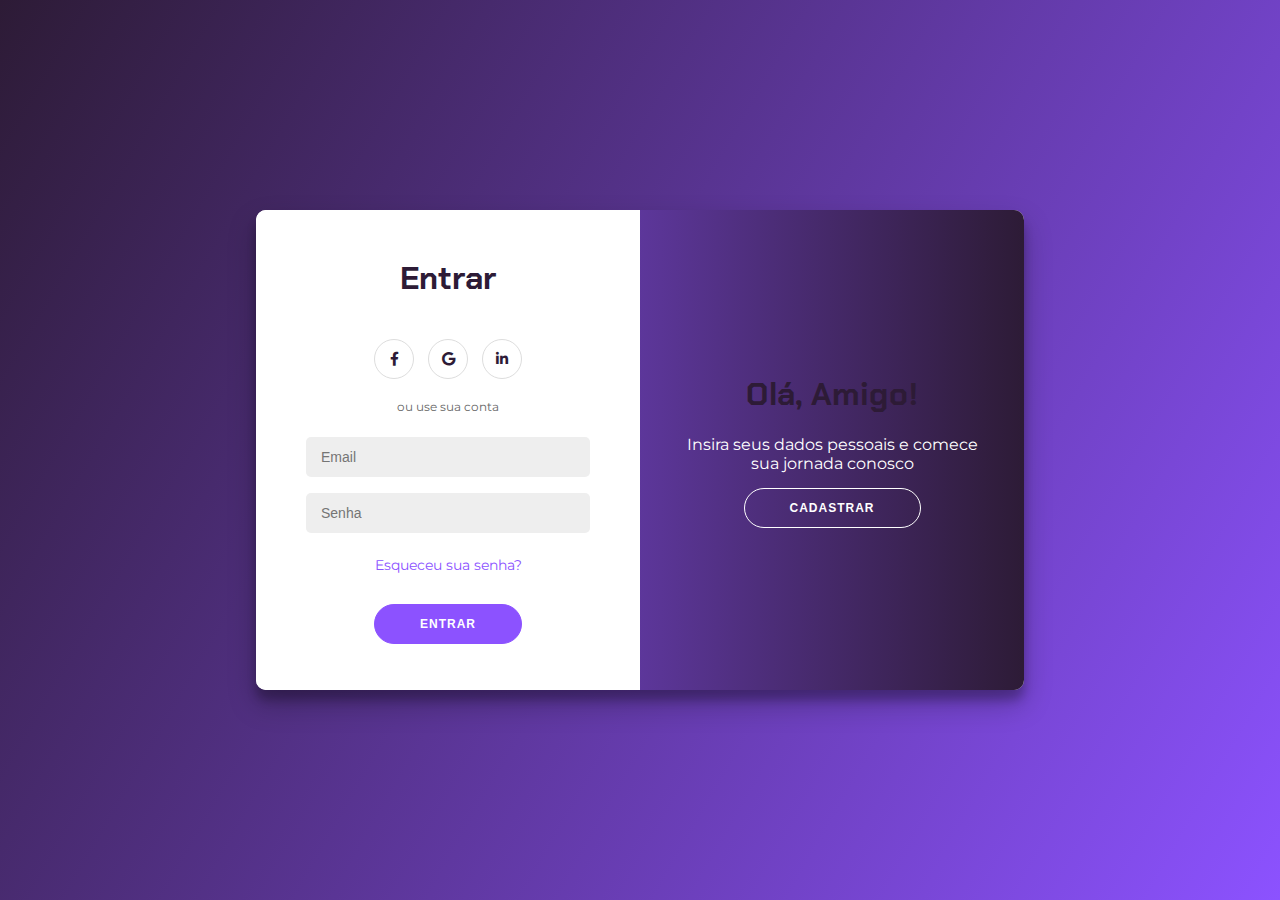
<file: login.html>
<!DOCTYPE html>
<html lang="pt-BR">
<head>
    <meta charset="UTF-8">
    <meta name="viewport" content="width=device-width, initial-scale=1.0">
    <title>Tecnoplace</title>
    <link rel="stylesheet" href="https://cdnjs.cloudflare.com/ajax/libs/font-awesome/6.0.0/css/all.min.css">
    <link rel="stylesheet" href="css/login.css">
    <link href="https://fonts.googleapis.com/css2?family=Chakra+Petch:wght@400;600;700&display=swap" rel="stylesheet">
    <link rel="icon" href="https://img.freepik.com/vetores-gratis/vetor-de-icone-de-cerebro-de-conexao-de-tecnologia-de-ia-no-conceito-roxo-de-transformacao-digital_53876-112219.jpg">
</head>
<body>
    <div class="container" id="container">
        <div class="form-container sign-up-container">
            <form action="#">
                <h1 class="baleia">Criar Conta</h1>
                <div class="social-container">
                    <a href="#" class="social"><i class="fab fa-facebook-f"></i></a>
                    <a href="#" class="social"><i class="fab fa-google"></i></a>
                    <a href="#" class="social"><i class="fab fa-linkedin-in"></i></a>
                </div>
                <span>ou use seu email para registro</span>
                <input type="text" placeholder="Nome" />
                <input type="email" placeholder="Email" />
                <input type="password" placeholder="Senha" />
                <button>Cadastrar</button>
                
            </form>
        </div>
        <div class="form-container sign-in-container">
            <form action="index.html">
                <h1 class="baleia">Entrar</h1>
                <div class="social-container">
                    <a href="#" class="social"><i class="fab fa-facebook-f"></i></a>
                    <a href="#" class="social"><i class="fab fa-google"></i></a>
                    <a href="#" class="social"><i class="fab fa-linkedin-in"></i></a>
                </div>
                <span>ou use sua conta</span>
                <input type="email" placeholder="Email" />
                <input type="password" placeholder="Senha" />
                <a href="#">Esqueceu sua senha?</a>
                <button>Entrar</button>
            </form>
        </div>
        <div class="overlay-container">
            <div class="overlay">
                <div class="overlay-panel overlay-left">
                    <h1 class="baleia">Bem-vindo de volta!</h1>
                    <p>Para se manter conectado conosco, faça login com suas informações pessoais</p>
                    <button class="ghost" id="signIn">Entrar</button>
                </div>
                <div class="overlay-panel overlay-right">
                    <h1 class="baleia">Olá, Amigo!</h1>
                    <p>Insira seus dados pessoais e comece sua jornada conosco</p>
                    <button class="ghost" id="signUp">Cadastrar</button>
                </div>
            </div>
        </div>
    </div>
    <script src="js/login.js"></script>
</body>
</html>
</file>
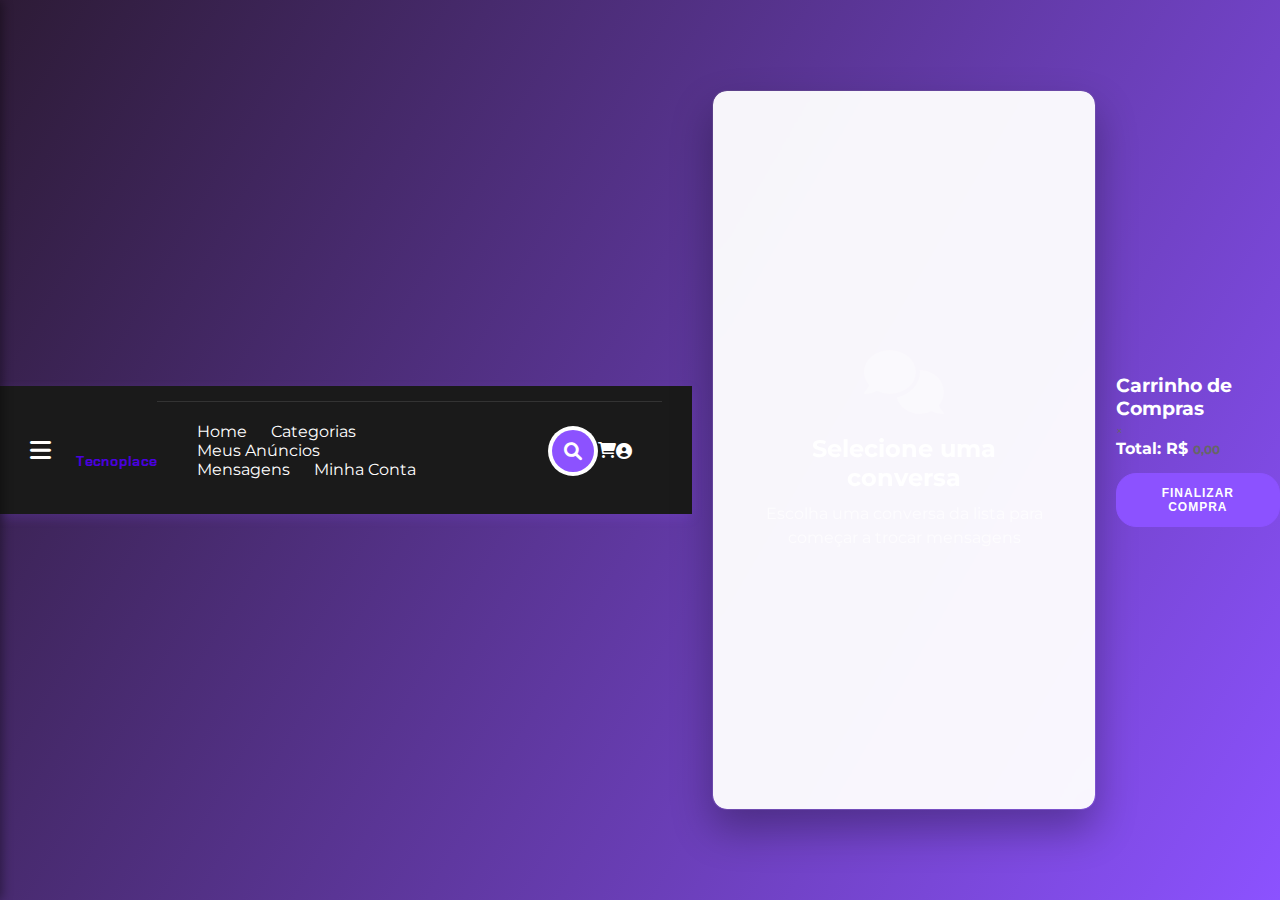
<file: mensagens.html>
<!DOCTYPE html>
<html lang="pt-BR">
<head>
  <meta charset="UTF-8">
  <meta name="viewport" content="width=device-width, initial-scale=1.0">
  <title>Tecnoplace</title>
  <link rel="stylesheet" href="css/style.css">
  <link rel="stylesheet" href="css/login.css">
  <link rel="stylesheet" href="css/mensagens.css">
  <link href="https://fonts.googleapis.com/css2?family=Chakra+Petch:wght@400;600;700&display=swap" rel="stylesheet">
  <link rel="stylesheet" href="https://cdnjs.cloudflare.com/ajax/libs/font-awesome/6.0.0/css/all.min.css">
  <link rel="icon" href="https://img.freepik.com/vetores-gratis/vetor-de-icone-de-cerebro-de-conexao-de-tecnologia-de-ia-no-conceito-roxo-de-transformacao-digital_53876-112219.jpg">
</head>
<body>

  <div class="overlay" id="overlay" onclick="closeSidebar()"></div>

  <!-- NAVBAR -->
  <header>
    <div style="display: flex; align-items: center;">
      <i class="fas fa-bars menu-icon" onclick="toggleSidebar()"></i>
      <div class="logo" style="color: #4A00E0;">
        <a href="index.html" style="color: inherit; text-decoration: none;">Tecnoplace</a>
      </div>
    </div>
    
    <div class="topnav">
      <div class="nav-links">
        <a href="index.html">Home</a>
        <a href="index.html#categorias">Categorias</a>
        <a href="meus-anuncios.html">Meus Anúncios</a>
        <a href="mensagens.html" class="active">Mensagens</a>
        <a href="login.html">Minha Conta</a>
      </div>
          
      <div class="search-container">
        <div class="search-box">
          <input type="text" id="searchInput" placeholder="Buscar peças...">
          <div class="search-btn" onclick="buscarProdutos()">
            <i class="fas fa-search"></i>
          </div>
        </div>
        <div class="cart-container">
          <i class="fas fa-shopping-cart" onclick="toggleCart()"></i>
          <span class="cart-count" id="cartCount">0</span>
        </div>
        <i class="fas fa-circle-user" onclick="toggleUserMenu()"></i>
      </div>
    </div>
  </header>

  <!-- SIDEBAR -->
  <div class="sidebar" id="sidebar">
    <a href="index.html"><i class="fas fa-home"></i> Home</a>
    <a href="index.html#categorias"><i class="fas fa-list"></i> Categorias</a>
    <a href="meus-anuncios.html"><i class="fas fa-tag"></i> Meus Anúncios</a>
    <a href="mensagens.html"><i class="fas fa-envelope"></i> Mensagens</a>
    <a href="login.html"><i class="fas fa-user"></i> Minha Conta</a>
  </div>

  <!-- CONTEÚDO PRINCIPAL -->
  <main class="conta-main">
    <div class="mensagens-container">
      <div class="chat-layout">
        <!-- Lista de Conversas -->
        <div class="conversas-lista" id="conversasLista">
          <div class="conversas-header">
            <h2 class="conversas-title">
              <i class="fas fa-comments"></i> Conversas
            </h2>
            <input type="text" class="search-conversas" placeholder="Buscar conversas..." onkeyup="filtrarConversas()">
          </div>
          <div id="conversasContainer">
            <!-- Conversas serão carregadas dinamicamente -->
          </div>
        </div>

        <!-- Área do Chat -->
        <div class="chat-area" id="chatArea">
          <!-- Estado vazio -->
          <div class="chat-vazio" id="chatVazio">
            <i class="fas fa-comments"></i>
            <h3>Selecione uma conversa</h3>
            <p>Escolha uma conversa da lista para começar a trocar mensagens</p>
          </div>

          <!-- Chat ativo (inicialmente oculto) -->
          <div class="chat-ativo" id="chatAtivo" style="display: none; height: 100%; flex-direction: column;">
            <!-- Header do Chat -->
            <div class="chat-header">
              <button class="btn-voltar-conversas" onclick="mostrarConversas()">
                <i class="fas fa-arrow-left"></i>
              </button>
              <img src="img/eu mesmo.png" alt="Avatar" class="chat-avatar" id="chatAvatar">
              <div class="chat-info">
                <div class="chat-nome" id="chatNome">Nome do Usuário</div>
                <div class="chat-status" id="chatStatus">Online</div>
              </div>
              <div class="chat-acoes">
                <button class="btn-chat-acao" onclick="fazerLigacao()">
                  <i class="fas fa-phone"></i>
                </button>
                <button class="btn-chat-acao" onclick="fazerVideoChamada()">
                  <i class="fas fa-video"></i>
                </button>
                <button class="btn-chat-acao" onclick="mostrarOpcoes()">
                  <i class="fas fa-ellipsis-v"></i>
                </button>
              </div>
            </div>

            <!-- Área de Mensagens -->
            <div class="mensagens-area" id="mensagensArea">
              <!-- Mensagens serão carregadas dinamicamente -->
            </div>

            <!-- Input de Mensagem -->
            <div class="mensagem-input-area">
              <div class="mensagem-input-container">
                <button class="btn-anexo" onclick="abrirAnexos()">
                  <i class="fas fa-paperclip"></i>
                </button>
                <textarea 
                  class="mensagem-input" 
                  id="mensagemInput" 
                  placeholder="Digite sua mensagem..."
                  rows="1"
                  onkeydown="handleKeyPress(event)"
                  oninput="autoResize(this)"
                ></textarea>
                <button class="btn-enviar" id="btnEnviar" onclick="enviarMensagem()">
                  <i class="fas fa-paper-plane"></i>
                </button>
              </div>
            </div>
          </div>
        </div>
      </div>
    </div>
  </main>

  <!-- Modal do Carrinho -->
  <div class="cart-modal" id="cartModal">
    <div class="cart-content">
      <div class="cart-header">
        <h3>Carrinho de Compras</h3>
        <span class="close-cart" onclick="toggleCart()">&times;</span>
      </div>
      <div class="cart-items" id="cartItems">
        <!-- Itens do carrinho serão carregados aqui -->
      </div>
      <div class="cart-footer">
        <div class="cart-total">
          <strong>Total: R$ <span id="cartTotal">0,00</span></strong>
        </div>
        <button class="btn-finalizar" onclick="finalizarCompra()">Finalizar Compra</button>
      </div>
    </div>
  </div>

  <!-- Scripts -->
  <script src="js/data.js"></script>
  <script src="js/script.js"></script>
  <script src="js/mensagens.js"></script>
  
  <!-- VLibras -->
  <div vw class="enabled">
    <div vw-access-button class="active"></div>
    <div vw-plugin-wrapper>
      <div class="vw-plugin-top-wrapper"></div>
    </div>
  </div>
  <script src="https://vlibras.gov.br/app/vlibras-plugin.js"></script>
  <script>
    new window.VLibras.Widget('https://vlibras.gov.br/app');
  </script>
  
</body>
</html>
</file>
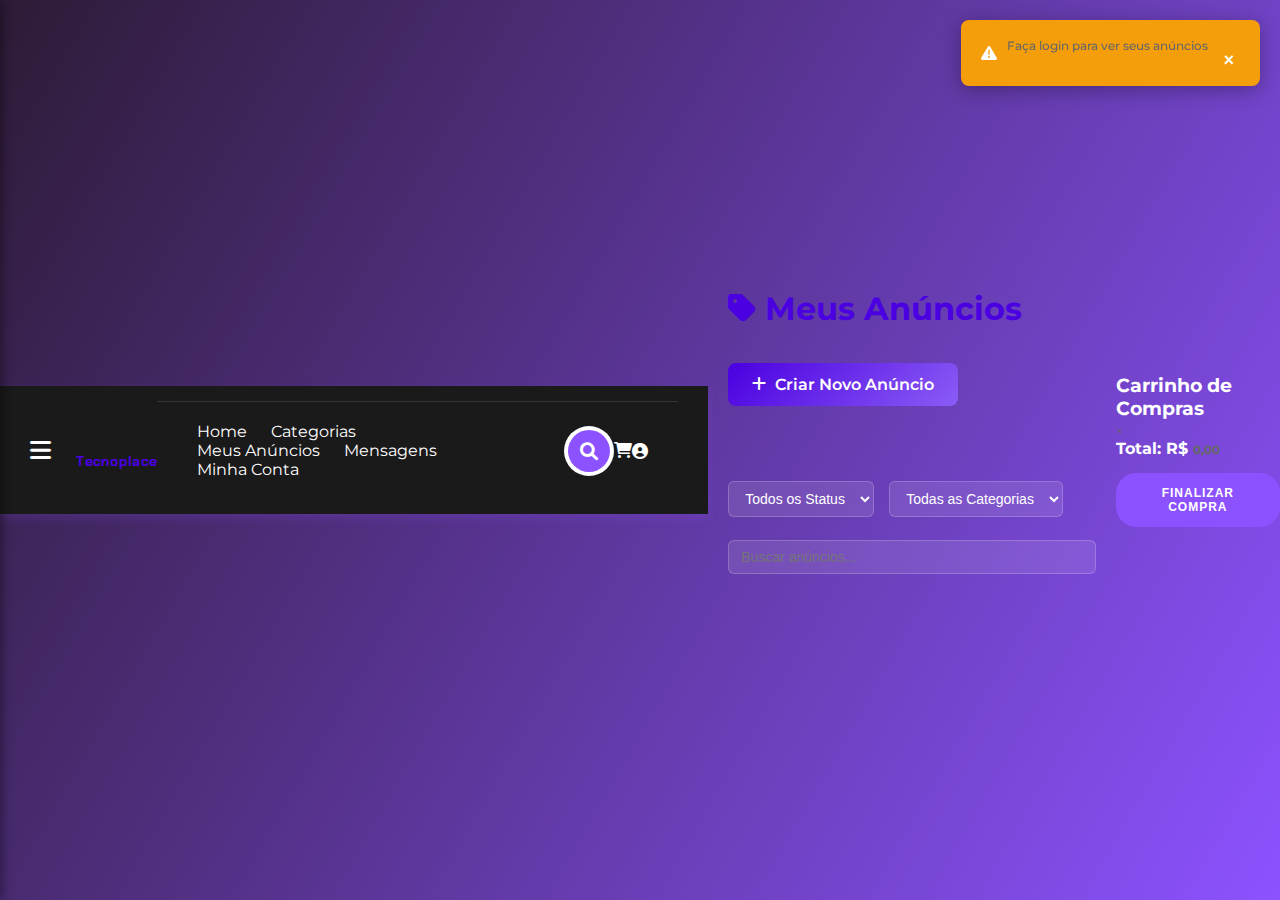
<file: meus-anuncios.html>
<!DOCTYPE html>
<html lang="pt-BR">
<head>
  <meta charset="UTF-8">
  <meta name="viewport" content="width=device-width, initial-scale=1.0">
  <title>Meus Anúncios - Tecnoplace</title>
  <link rel="stylesheet" href="css/style.css">
  <link rel="stylesheet" href="css/login.css">
  <link href="https://fonts.googleapis.com/css2?family=Chakra+Petch:wght@400;600;700&display=swap" rel="stylesheet">
  <link rel="stylesheet" href="https://cdnjs.cloudflare.com/ajax/libs/font-awesome/6.0.0/css/all.min.css">
  <link rel="icon" href="https://img.freepik.com/vetores-gratis/vetor-de-icone-de-cerebro-de-conexao-de-tecnologia-de-ia-no-conceito-roxo-de-transformacao-digital_53876-112219.jpg">
  <style>
    .anuncios-container {
      max-width: 1200px;
      margin: 20px auto;
      padding: 20px;
    }

    .anuncios-header {
      display: flex;
      justify-content: space-between;
      align-items: center;
      margin-bottom: 30px;
      flex-wrap: wrap;
      gap: 20px;
    }

    .anuncios-title {
      color: #4A00E0;
      margin: 0;
    }

    .btn-criar-anuncio {
      background: linear-gradient(135deg, #4A00E0, #8B5CF6);
      color: white;
      border: none;
      padding: 12px 24px;
      border-radius: 8px;
      font-size: 16px;
      font-weight: 600;
      cursor: pointer;
      transition: all 0.3s ease;
      text-decoration: none;
      display: inline-flex;
      align-items: center;
      gap: 8px;
    }

    .btn-criar-anuncio:hover {
      transform: translateY(-2px);
      box-shadow: 0 10px 25px rgba(74, 0, 224, 0.3);
    }

    .anuncios-stats {
      display: grid;
      grid-template-columns: repeat(auto-fit, minmax(200px, 1fr));
      gap: 20px;
      margin-bottom: 30px;
    }

    .stat-card {
      background: rgba(255, 255, 255, 0.1);
      border-radius: 10px;
      padding: 20px;
      text-align: center;
      border: 1px solid rgba(255, 255, 255, 0.2);
    }

    .stat-number {
      font-size: 32px;
      font-weight: 700;
      color: #4A00E0;
      margin-bottom: 5px;
    }

    .stat-label {
      color: rgba(255, 255, 255, 0.8);
      font-size: 14px;
    }

    .anuncios-grid {
      display: grid;
      grid-template-columns: repeat(auto-fill, minmax(300px, 1fr));
      gap: 20px;
    }

    .anuncio-card {
      background: rgba(255, 255, 255, 0.1);
      border-radius: 15px;
      overflow: hidden;
      border: 1px solid rgba(255, 255, 255, 0.2);
      transition: all 0.3s ease;
    }

    .anuncio-card:hover {
      transform: translateY(-5px);
      box-shadow: 0 15px 35px rgba(0, 0, 0, 0.3);
    }

    .anuncio-image {
      width: 100%;
      height: 200px;
      object-fit: cover;
    }

    .anuncio-content {
      padding: 20px;
    }

    .anuncio-title {
      font-size: 18px;
      font-weight: 600;
      color: #fff;
      margin-bottom: 10px;
      line-height: 1.4;
    }

    .anuncio-price {
      font-size: 24px;
      font-weight: 700;
      color: #4A00E0;
      margin-bottom: 10px;
    }

    .anuncio-old-price {
      text-decoration: line-through;
      color: rgba(255, 255, 255, 0.5);
      font-size: 16px;
      margin-left: 10px;
    }

    .anuncio-info {
      display: flex;
      justify-content: space-between;
      align-items: center;
      margin-bottom: 15px;
      font-size: 14px;
      color: rgba(255, 255, 255, 0.7);
    }

    .anuncio-status {
      padding: 4px 12px;
      border-radius: 20px;
      font-size: 12px;
      font-weight: 600;
      text-transform: uppercase;
    }

    .status-ativo {
      background: rgba(16, 185, 129, 0.2);
      color: #10B981;
    }

    .status-inativo {
      background: rgba(239, 68, 68, 0.2);
      color: #EF4444;
    }

    .anuncio-actions {
      display: flex;
      gap: 10px;
    }

    .btn-action {
      flex: 1;
      padding: 8px 12px;
      border: none;
      border-radius: 6px;
      font-size: 14px;
      font-weight: 600;
      cursor: pointer;
      transition: all 0.3s ease;
      text-decoration: none;
      text-align: center;
      display: inline-flex;
      align-items: center;
      justify-content: center;
      gap: 5px;
    }

    .btn-edit {
      background: rgba(59, 130, 246, 0.2);
      color: #3B82F6;
    }

    .btn-edit:hover {
      background: rgba(59, 130, 246, 0.3);
    }

    .btn-delete {
      background: rgba(239, 68, 68, 0.2);
      color: #EF4444;
    }

    .btn-delete:hover {
      background: rgba(239, 68, 68, 0.3);
    }

    .empty-state {
      text-align: center;
      padding: 60px 20px;
      color: rgba(255, 255, 255, 0.7);
    }

    .empty-state i {
      font-size: 64px;
      color: rgba(255, 255, 255, 0.3);
      margin-bottom: 20px;
    }

    .empty-state h3 {
      color: #fff;
      margin-bottom: 10px;
    }

    .filters {
      display: flex;
      gap: 15px;
      margin-bottom: 30px;
      flex-wrap: wrap;
    }

    .filter-select {
      padding: 8px 12px;
      border: 1px solid rgba(255, 255, 255, 0.2);
      border-radius: 6px;
      background: rgba(255, 255, 255, 0.1);
      color: #fff;
      font-size: 14px;
    }

    .filter-select option {
      background: #1a1a1a;
      color: #fff;
    }

    @media (max-width: 768px) {
      .anuncios-header {
        flex-direction: column;
        align-items: stretch;
      }

      .anuncios-stats {
        grid-template-columns: repeat(2, 1fr);
      }

      .anuncios-grid {
        grid-template-columns: 1fr;
      }

      .filters {
        flex-direction: column;
      }
    }
  </style>
</head>
<body>

  <div class="overlay" id="overlay" onclick="closeSidebar()"></div>

  <!-- NAVBAR -->
  <header>
    <div style="display: flex; align-items: center;">
      <i class="fas fa-bars menu-icon" onclick="toggleSidebar()"></i>
      <div class="logo" style="color: #4A00E0;">
        <a href="index.html" style="color: inherit; text-decoration: none;">Tecnoplace</a>
      </div>
    </div>
    
    <div class="topnav">
      <div class="nav-links">
        <a href="index.html">Home</a>
        <a href="index.html#categorias">Categorias</a>
        <a href="meus-anuncios.html" class="active">Meus Anúncios</a>
        <a href="mensagens.html">Mensagens</a>
        <a href="login.html">Minha Conta</a>
      </div>
          
      <div class="search-container">
        <div class="search-box">
          <input type="text" id="searchInput" placeholder="Buscar peças...">
          <div class="search-btn" onclick="buscarProdutos()">
            <i class="fas fa-search"></i>
          </div>
        </div>
        <div class="cart-container">
          <i class="fas fa-shopping-cart" onclick="toggleCart()"></i>
          <span class="cart-count" id="cartCount">0</span>
        </div>
        <i class="fas fa-circle-user" onclick="toggleUserMenu()"></i>
      </div>
    </div>
  </header>

  <!-- SIDEBAR -->
  <div class="sidebar" id="sidebar">
    <a href="index.html"><i class="fas fa-home"></i> Home</a>
    <a href="index.html#categorias"><i class="fas fa-list"></i> Categorias</a>
    <a href="meus-anuncios.html"><i class="fas fa-tag"></i> Meus Anúncios</a>
    <a href="mensagens.html"><i class="fas fa-envelope"></i> Mensagens</a>
    <a href="login.html"><i class="fas fa-user"></i> Minha Conta</a>
  </div>

  <!-- CONTEÚDO PRINCIPAL -->
  <main class="conta-main">
    <div class="anuncios-container">
      <div class="anuncios-header">
        <h1 class="anuncios-title">
          <i class="fas fa-tag"></i> Meus Anúncios
        </h1>
        <a href="criar-anuncio.html" class="btn-criar-anuncio">
          <i class="fas fa-plus"></i> Criar Novo Anúncio
        </a>
      </div>

      <!-- Estatísticas -->
      <div class="anuncios-stats" id="anunciosStats">
        <!-- Estatísticas serão carregadas dinamicamente -->
      </div>

      <!-- Filtros -->
      <div class="filters">
        <select class="filter-select" id="statusFilter" onchange="filtrarAnuncios()">
          <option value="">Todos os Status</option>
          <option value="ativo">Ativos</option>
          <option value="inativo">Inativos</option>
        </select>
        <select class="filter-select" id="categoriaFilter" onchange="filtrarAnuncios()">
          <option value="">Todas as Categorias</option>
          <option value="processadores">Processadores</option>
          <option value="memoria">Memória RAM</option>
          <option value="armazenamento">Armazenamento</option>
          <option value="placas-video">Placas de Vídeo</option>
          <option value="monitores">Monitores</option>
          <option value="perifericos">Periféricos</option>
        </select>
        <input type="text" class="filter-select" id="searchFilter" placeholder="Buscar anúncios..." onkeyup="filtrarAnuncios()">
      </div>

      <!-- Grid de Anúncios -->
      <div class="anuncios-grid" id="anunciosGrid">
        <!-- Anúncios serão carregados dinamicamente -->
      </div>
    </div>
  </main>

  <!-- Modal do Carrinho -->
  <div class="cart-modal" id="cartModal">
    <div class="cart-content">
      <div class="cart-header">
        <h3>Carrinho de Compras</h3>
        <span class="close-cart" onclick="toggleCart()">&times;</span>
      </div>
      <div class="cart-items" id="cartItems">
        <!-- Itens do carrinho serão carregados aqui -->
      </div>
      <div class="cart-footer">
        <div class="cart-total">
          <strong>Total: R$ <span id="cartTotal">0,00</span></strong>
        </div>
        <button class="btn-finalizar" onclick="finalizarCompra()">Finalizar Compra</button>
      </div>
    </div>
  </div>

  <!-- Scripts -->
  <script src="js/data.js"></script>
  <script src="js/script.js"></script>
  <script src="js/meus-anuncios.js"></script>
  
  <!-- VLibras -->
  <div vw class="enabled">
    <div vw-access-button class="active"></div>
    <div vw-plugin-wrapper>
      <div class="vw-plugin-top-wrapper"></div>
    </div>
  </div>
  <script src="https://vlibras.gov.br/app/vlibras-plugin.js"></script>
  <script>
    new window.VLibras.Widget('https://vlibras.gov.br/app');
  </script>
  
</body>
</html>
</file>
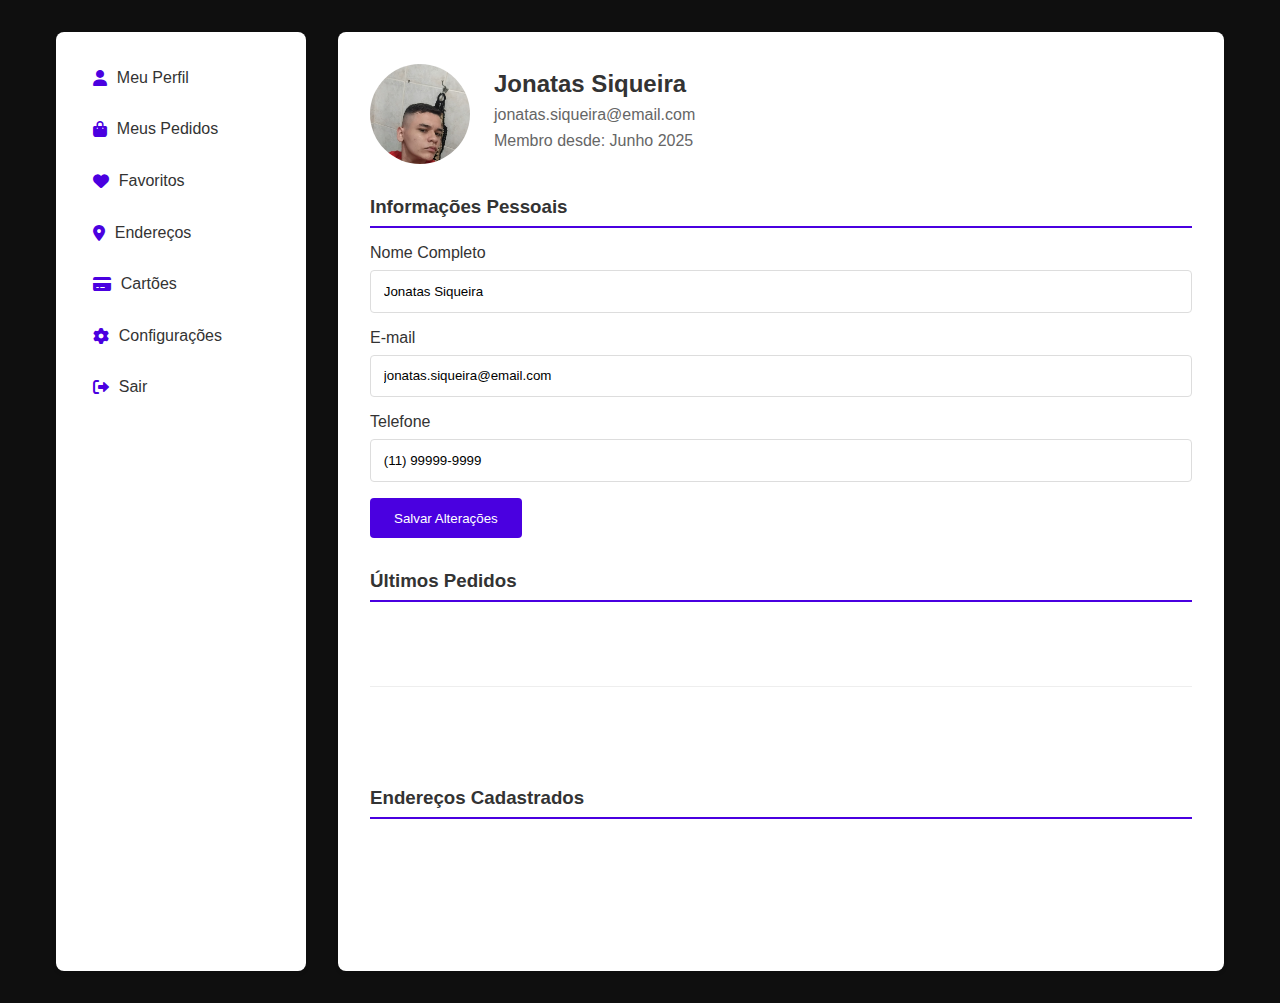
<file: minha-conta.html>
<!DOCTYPE html>
<html lang="pt-BR">
<head>
    <meta charset="UTF-8">
    <meta name="viewport" content="width=device-width, initial-scale=1.0">
    <title>Minha Conta - Tecnoplace</title>
    <link rel="stylesheet" href="css/style.css">
    <link href="https://fonts.googleapis.com/css2?family=Chakra+Petch:wght@400;600;700&display=swap" rel="stylesheet">
    <link rel="stylesheet" href="https://cdnjs.cloudflare.com/ajax/libs/font-awesome/6.0.0/css/all.min.css">
    <style>
        .conta-container {
            max-width: 1200px;
            margin: 2rem auto;
            padding: 0 1rem;
        }
             
        .conta-grid {
            display: grid;
            grid-template-columns: 250px 1fr;
            gap: 2rem;
        }

        .menu-lateral {
            background: #fff;
            padding: 1.5rem;
            border-radius: 8px;
            box-shadow: 0 2px 4px rgba(0,0,0,0.1);
        }

        .menu-lateral a {
            display: flex;
            align-items: center;
            padding: 0.8rem;
            color: #333;
            text-decoration: none;
            border-radius: 4px;
            margin-bottom: 0.5rem;
            transition: background 0.3s;
        }

        .menu-lateral a:hover {
            background: #f0f0f0;
        }

        .menu-lateral i {
            margin-right: 10px;
            color: #4A00E0;
        }

        .conteudo-principal {
            background: #fff;
            padding: 2rem;
            border-radius: 8px;
            box-shadow: 0 2px 4px rgba(0,0,0,0.1);
        }

        .perfil-header {
            display: flex;
            align-items: center;
            margin-bottom: 2rem;
        }

        .foto-perfil {
            width: 100px;
            height: 100px;
            border-radius: 50%;
            margin-right: 1.5rem;
            object-fit: cover;
        }

        .info-perfil h2 {
            margin: 0;
            color: #333;
        }

        .info-perfil p {
            color: #666;
            margin: 0.5rem 0;
        }

        .secao {
            margin-bottom: 2rem;
        }

        .secao h3 {
            color: #333;
            margin-bottom: 1rem;
            padding-bottom: 0.5rem;
            border-bottom: 2px solid #4A00E0;
        }

        .form-group {
            margin-bottom: 1rem;
        }

        .form-group label {
            display: block;
            margin-bottom: 0.5rem;
            color: #333;
        }

        .form-group input {
            width: 100%;
            padding: 0.8rem;
            border: 1px solid #ddd;
            border-radius: 4px;
        }

        .btn-salvar {
            background: #4A00E0;
            color: white;
            padding: 0.8rem 1.5rem;
            border: none;
            border-radius: 4px;
            cursor: pointer;
            transition: background 0.3s;
        }

        .btn-salvar:hover {
            background: #3a00b0;
        }

        .historico-item {
            display: flex;
            justify-content: space-between;
            padding: 1rem;
            border-bottom: 1px solid #eee;
        }

        .historico-item:last-child {
            border-bottom: none;
        }
    </style>
</head>
<body>
    <div class="conta-container">
        <div class="conta-grid">
            <!-- Menu Lateral -->
            <div class="menu-lateral">
                <a href="#perfil"><i class="fas fa-user"></i> Meu Perfil</a>
                <a href="#pedidos"><i class="fas fa-shopping-bag"></i> Meus Pedidos</a>
                <a href="#favoritos"><i class="fas fa-heart"></i> Favoritos</a>
                <a href="#enderecos"><i class="fas fa-map-marker-alt"></i> Endereços</a>
                <a href="#cartoes"><i class="fas fa-credit-card"></i> Cartões</a>
                <a href="#configuracoes"><i class="fas fa-cog"></i> Configurações</a>
                <a href="#sair"><i class="fas fa-sign-out-alt"></i> Sair</a>
            </div>

            <!-- Conteúdo Principal -->
            <div class="conteudo-principal">
                <div class="perfil-header">
                    <img src="img/Imagem do WhatsApp de 2025-06-04 à(s) 18.42.32_31bddb5a.jpg" alt="Foto de Perfil" class="foto-perfil">
                    <div class="info-perfil">
                        <h2>Jonatas Siqueira</h2>
                        <p>jonatas.siqueira@email.com</p>
                        <p>Membro desde: Junho 2025</p>
                    </div>
                </div>
 
                <div class="secao">
                    <h3>Informações Pessoais</h3>
                    <form>
                        <div class="form-group">
                            <label>Nome Completo</label>
                            <input type="text" value="Jonatas Siqueira">
                        </div>
                        <div class="form-group">
                            <label>E-mail</label>
                            <input type="email" value="jonatas.siqueira@email.com">
                        </div>
                        <div class="form-group">
                            <label>Telefone</label>
                            <input type="tel" value="(11) 99999-9999">
                        </div>
                        <button type="submit" class="btn-salvar">Salvar Alterações</button>
                    </form>
                </div>

                <div class="secao">
                    <h3>Últimos Pedidos</h3>
                    <div class="historico-item">
                        <div>
                            <strong>Pedido #12345</strong>
                            <p>Monitor Gamer Samsung - R$ 899,90</p>
                        </div>
                        <span>Em andamento</span>
                    </div>
                    <div class="historico-item">
                        <div>
                            <strong>Pedido #12344</strong>
                            <p>Teclado Mecânico RGB - R$ 299,90</p>
                        </div>
                        <span>Entregue</span>
                    </div>
                </div>

                <div class="secao">
                    <h3>Endereços Cadastrados</h3>
                    <div class="endereco-item">
                        <p><strong>Endereço Principal</strong></p>
                        <p>Rua Exemplo, 123 - Bairro</p>
                        <p>São Paulo - SP</p>
                        <p>CEP: 01234-567</p>
                    </div>
                </div>
            </div>
        </div>
    </div>

    <script>
        // Adicione aqui scripts para interatividade
        document.querySelectorAll('.menu-lateral a').forEach(link => {
            link.addEventListener('click', function(e) {
                e.preventDefault();
                // Implementar navegação entre seções
            });
        });
    </script>
</body>
</html>
</file>
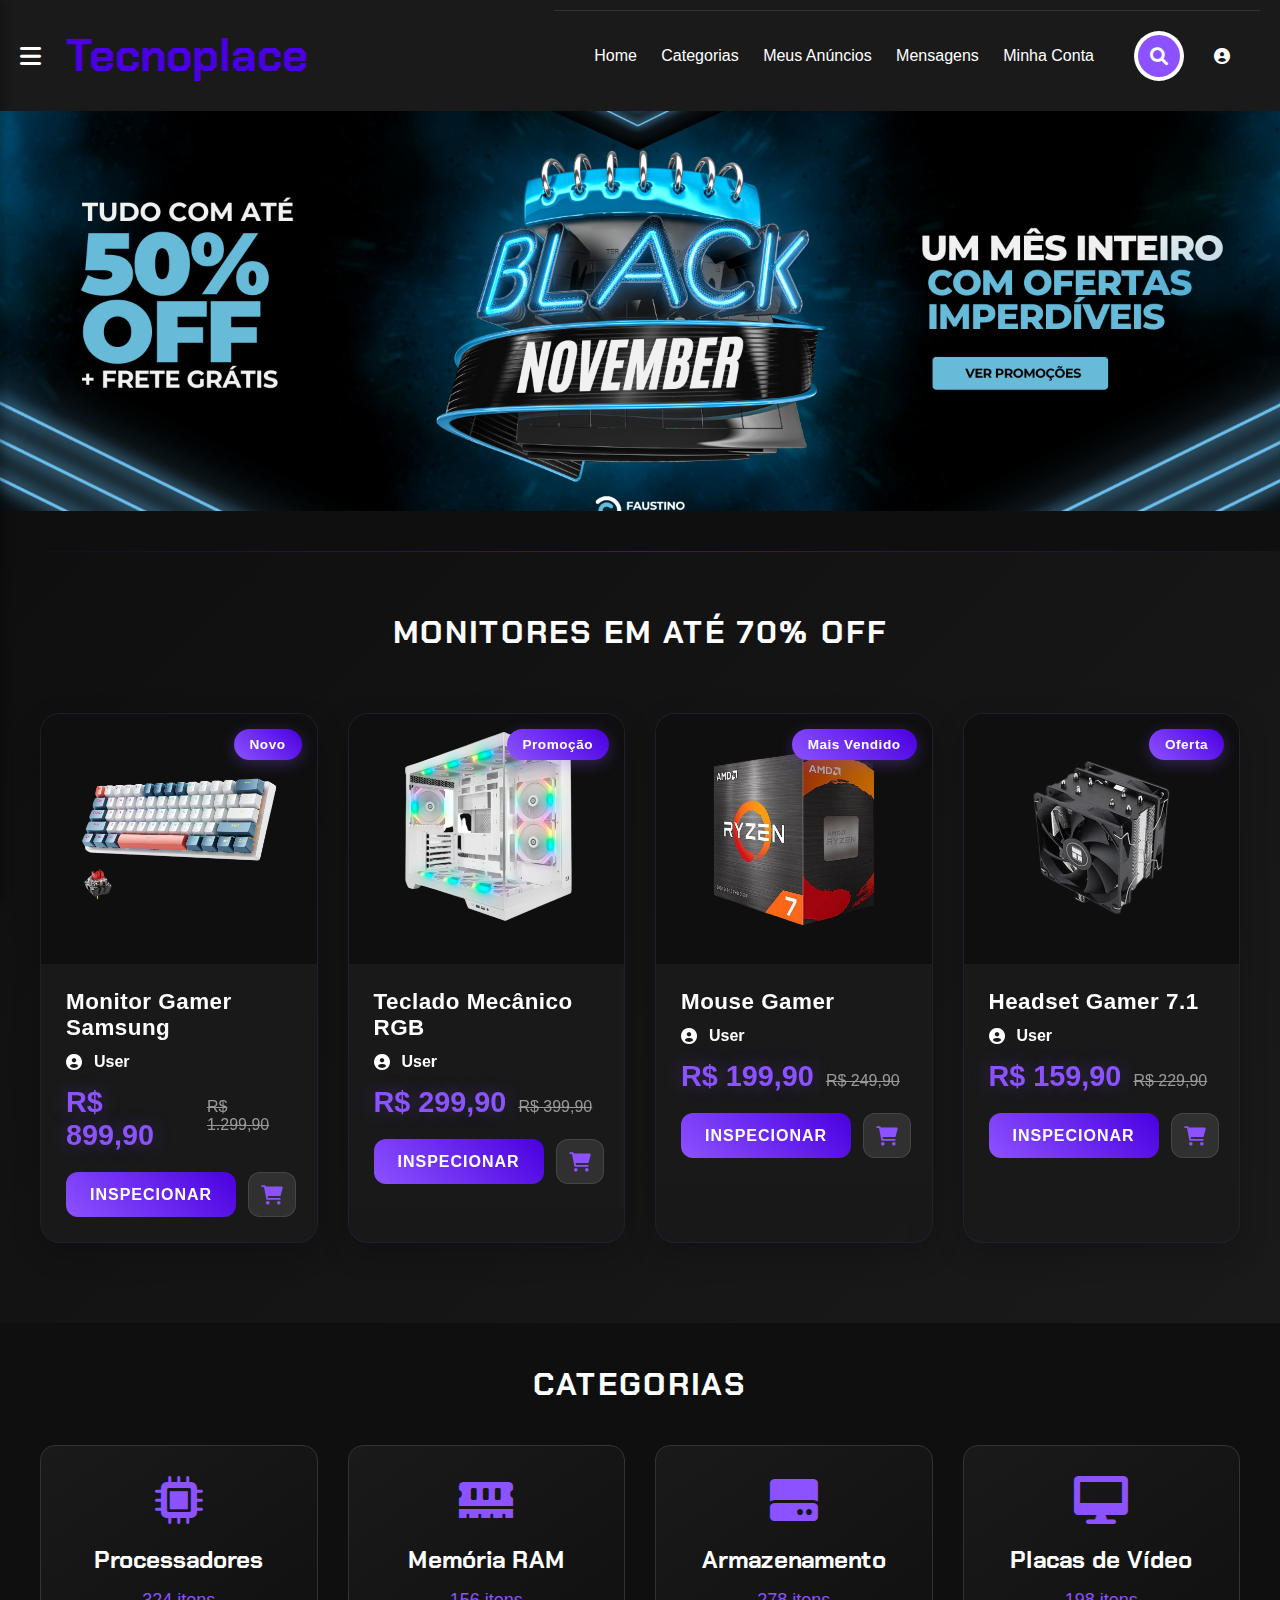
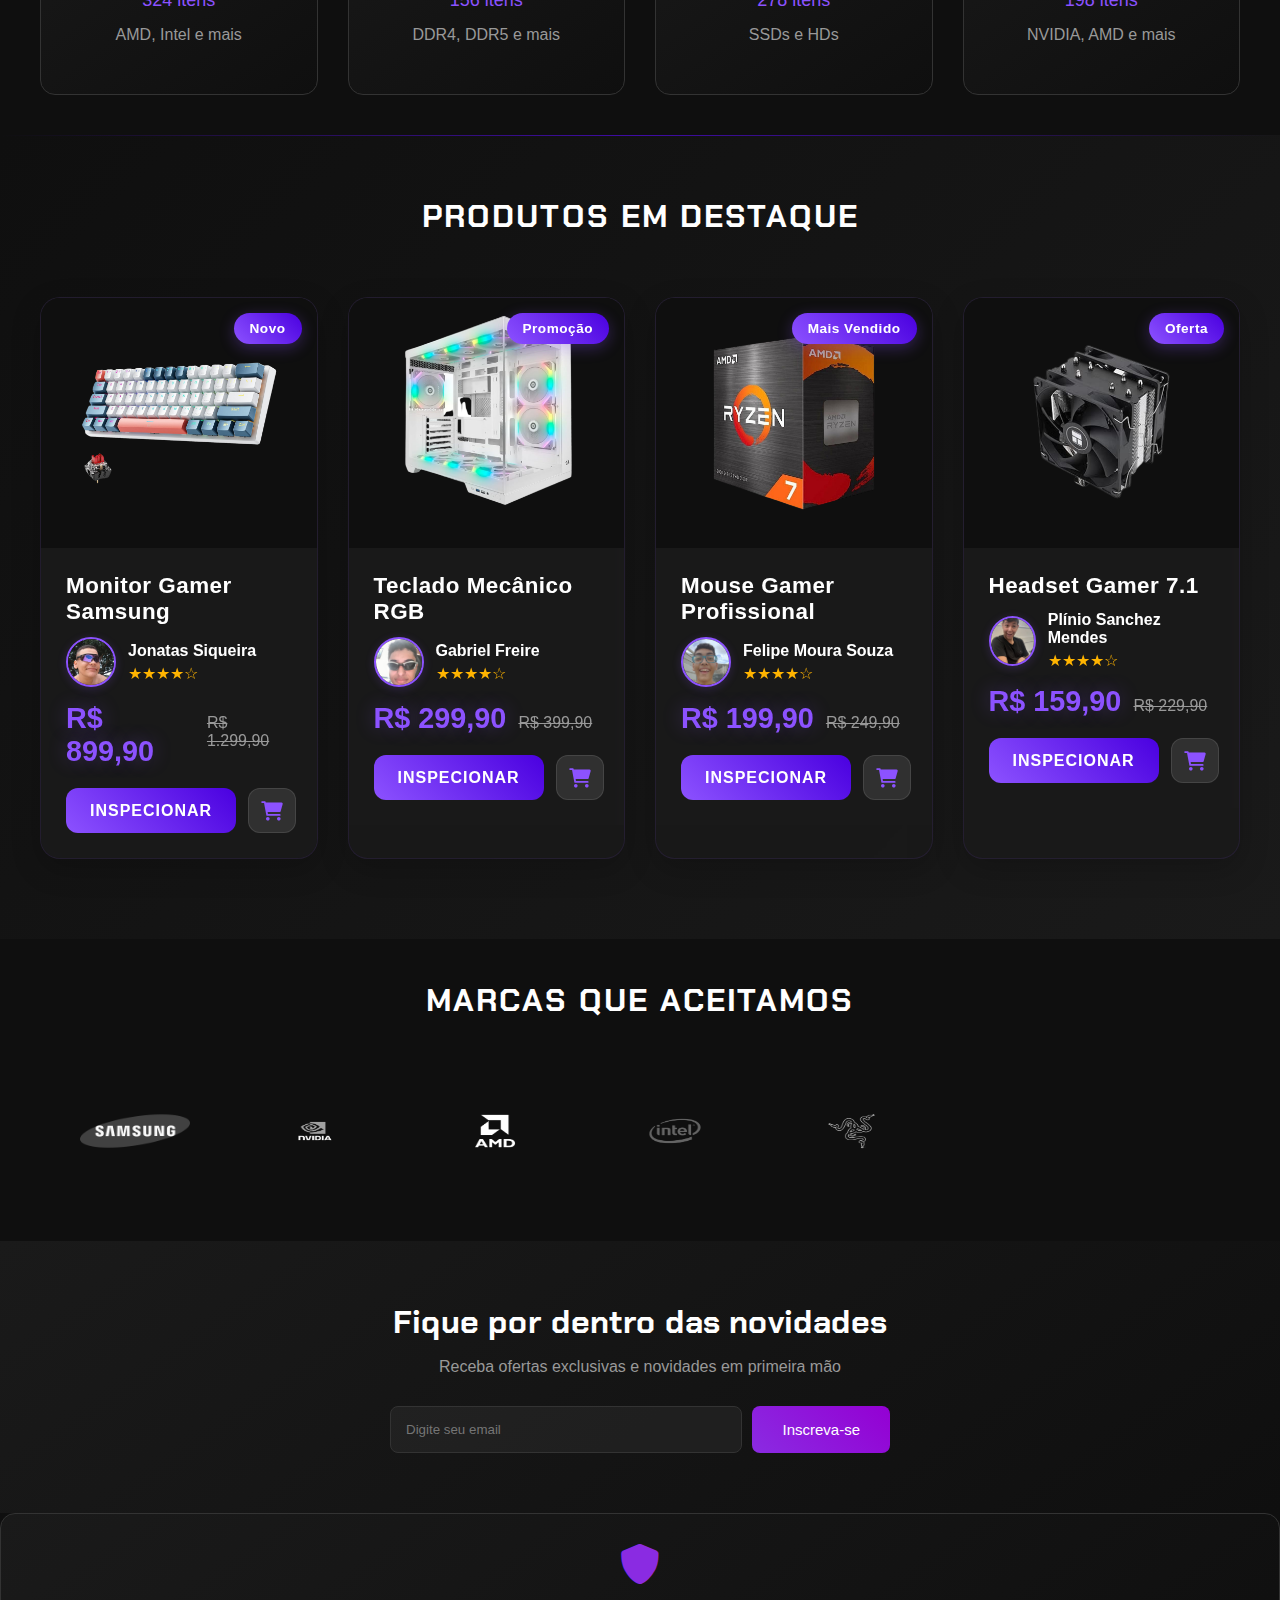
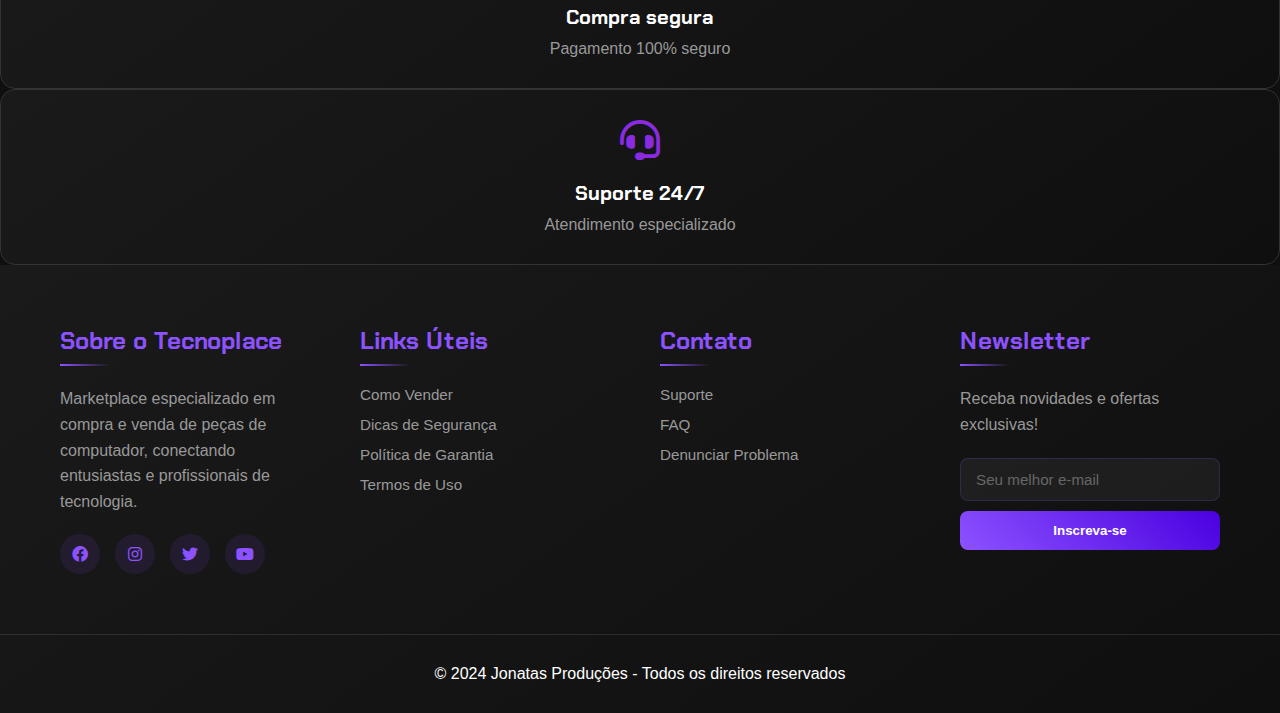
<file: produto.html>
<!DOCTYPE html>
<html lang="pt-BR">
<head>
  <meta charset="UTF-8">
  <meta name="viewport" content="width=device-width, initial-scale=1.0">
  <title>Produto - Tecnoplace</title>
  <link rel="stylesheet" href="css/style.css">
  <link rel="stylesheet" href="css/produto.css">
  <link href="https://fonts.googleapis.com/css2?family=Chakra+Petch:wght@400;600;700&display=swap" rel="stylesheet">
  <link rel="stylesheet" href="https://cdnjs.cloudflare.com/ajax/libs/font-awesome/6.0.0/css/all.min.css">
  <link rel="icon" href="https://img.freepik.com/vetores-gratis/vetor-de-icone-de-cerebro-de-conexao-de-tecnologia-de-ia-no-conceito-roxo-de-transformacao-digital_53876-112219.jpg">
</head>
<body>

  <div class="overlay" id="overlay" onclick="closeSidebar()"></div>

  <!-- NAVBAR -->
  <header>
    <div style="display: flex; align-items: center;">
      <i class="fas fa-bars menu-icon" onclick="toggleSidebar()"></i>
      <div class="logo" style="color: #4A00E0;">
        <a href="index.html" style="color: inherit; text-decoration: none;">Tecnoplace</a>
      </div>
    </div>
    
    <div class="topnav">
      <div class="nav-links">
        <a href="index.html">Home</a>
        <a href="index.html#categorias">Categorias</a>
        <a href="#anuncios">Meus Anúncios</a>
        <a href="#mensagens">Mensagens</a>
        <a href="conta.html">Minha Conta</a>
      </div>
          
      <div class="search-container">
        <div class="search-box">
          <input type="text" id="searchInput" placeholder="Buscar peças...">
          <div class="search-btn" onclick="buscarProdutos()">
            <i class="fas fa-search"></i>
          </div>
        </div>
        <div class="cart-container">
          <i class="fas fa-shopping-cart" onclick="toggleCart()"></i>
          <span class="cart-count" id="cartCount">0</span>
        </div>
        <i class="fas fa-circle-user" onclick="toggleUserMenu()"></i>
      </div>
    </div>
  </header>

  <!-- SIDEBAR -->
  <div class="sidebar" id="sidebar">
    <a href="index.html"><i class="fas fa-home"></i> Home</a>
    <a href="index.html#categorias"><i class="fas fa-list"></i> Categorias</a>
    <a href="#anuncios"><i class="fas fa-tag"></i> Meus Anúncios</a>
    <a href="#mensagens"><i class="fas fa-envelope"></i> Mensagens</a>
    <a href="conta.html"><i class="fas fa-user"></i> Minha Conta</a>
  </div>

  <!-- BREADCRUMB -->
  <div class="breadcrumb">
    <div class="container">
      <a href="index.html"><i class="fas fa-home"></i> Home</a>
      <span class="separator">></span>
      <span id="breadcrumbCategory">Categoria</span>
      <span class="separator">></span>
      <span id="breadcrumbProduct">Produto</span>
    </div>
  </div>

  <!-- CONTEÚDO PRINCIPAL -->
  <main class="produto-main">
    <div class="produto-container">
      
      <!-- Seção do Produto -->
      <div class="produto-section">
        
        <!-- Galeria de Imagens -->
        <div class="produto-gallery">
          <div class="main-image">
            <img id="mainProductImage" src="" alt="Produto" />
            <div class="image-zoom" id="imageZoom">
              <i class="fas fa-search-plus"></i>
            </div>
          </div>
          <div class="thumbnail-images" id="thumbnailImages">
            <!-- Thumbnails serão carregadas dinamicamente -->
          </div>
        </div>

        <!-- Informações do Produto -->
        <div class="produto-info">
          <div class="produto-header">
            <h1 id="productName">Nome do Produto</h1>
            <div class="produto-rating">
              <div class="stars" id="productRating">
                <i class="fas fa-star"></i>
                <i class="fas fa-star"></i>
                <i class="fas fa-star"></i>
                <i class="fas fa-star"></i>
                <i class="fas fa-star"></i>
              </div>
              <span class="rating-text" id="ratingText">(4.8) 127 avaliações</span>
            </div>
          </div>

          <div class="produto-price">
            <div class="price-current" id="currentPrice">R$ 0,00</div>
            <div class="price-original" id="originalPrice">R$ 0,00</div>
            <div class="price-discount" id="discountBadge">-0%</div>
          </div>

          <div class="produto-description">
            <h3><i class="fas fa-info-circle"></i> Descrição</h3>
            <p id="productDescription">Descrição do produto será carregada aqui...</p>
          </div>

          <div class="produto-specs" id="productSpecs">
            <h3><i class="fas fa-cogs"></i> Especificações Técnicas</h3>
            <div class="specs-list" id="specsList">
              <!-- Especificações serão carregadas dinamicamente -->
            </div>
          </div>

          <div class="produto-actions">
            <div class="quantity-selector">
              <label for="quantity">Quantidade:</label>
              <div class="quantity-controls">
                <button class="qty-btn" onclick="decreaseQuantity()">-</button>
                <input type="number" id="quantity" value="1" min="1" max="10">
                <button class="qty-btn" onclick="increaseQuantity()">+</button>
              </div>
            </div>
            
            <div class="action-buttons">
              <button class="btn-add-cart" onclick="adicionarAoCarrinhoProduto()">
                <i class="fas fa-shopping-cart"></i> Adicionar ao Carrinho
              </button>
              <button class="btn-buy-now" onclick="comprarAgora()">
                <i class="fas fa-bolt"></i> Comprar Agora
              </button>
              <button class="btn-favorite" onclick="toggleFavorite()" id="favoriteBtn">
                <i class="far fa-heart"></i>
              </button>
            </div>
          </div>

          <!-- Informações do Vendedor -->
          <div class="vendedor-info">
            <h3><i class="fas fa-store"></i> Vendedor</h3>
            <div class="vendedor-card">
              <div class="vendedor-avatar">
                <i class="fas fa-user-circle"></i>
              </div>
              <div class="vendedor-details">
                <h4 id="vendedorNome">Nome do Vendedor</h4>
                <div class="vendedor-rating">
                  <div class="stars" id="vendedorRating">
                    <i class="fas fa-star"></i>
                    <i class="fas fa-star"></i>
                    <i class="fas fa-star"></i>
                    <i class="fas fa-star"></i>
                    <i class="fas fa-star"></i>
                  </div>
                  <span id="vendedorRatingText">(4.9) 1.2k vendas</span>
                </div>
                <div class="vendedor-badges">
                  <span class="badge badge-verified">
                    <i class="fas fa-check-circle"></i> Verificado
                  </span>
                  <span class="badge badge-premium">
                    <i class="fas fa-crown"></i> Premium
                  </span>
                </div>
              </div>
              <div class="vendedor-actions">
                <button class="btn-chat" onclick="abrirChat()">
                  <i class="fas fa-comments"></i> Chat
                </button>
                <button class="btn-perfil" onclick="verPerfilVendedor()">
                  <i class="fas fa-user"></i> Perfil
                </button>
              </div>
            </div>
          </div>
        </div>
      </div>

      <!-- Chat com Vendedor -->
      <div class="chat-section" id="chatSection">
        <div class="chat-container">
          <div class="chat-header">
            <div class="chat-vendedor-info">
              <i class="fas fa-user-circle"></i>
              <div>
                <h4 id="chatVendedorNome">Nome do Vendedor</h4>
                <span class="status-online">
                  <i class="fas fa-circle"></i> Online
                </span>
              </div>
            </div>
            <button class="chat-close" onclick="fecharChat()">
              <i class="fas fa-times"></i>
            </button>
          </div>

          <div class="chat-messages" id="chatMessages">
            <div class="message-day">
              <span>Hoje</span>
            </div>
            <div class="message received">
              <div class="message-content">
                <p>Olá! Como posso te ajudar com este produto?</p>
                <span class="message-time">14:30</span>
              </div>
            </div>
          </div>

          <div class="chat-input">
            <div class="input-container">
              <input 
                type="text" 
                id="messageInput" 
                placeholder="Digite sua mensagem..."
                onkeypress="handleEnterKey(event)"
              >
              <button class="btn-send" onclick="enviarMensagem()">
                <i class="fas fa-paper-plane"></i>
              </button>
            </div>
            <div class="chat-actions">
              <button class="action-btn" onclick="enviarFoto()">
                <i class="fas fa-camera"></i>
              </button>
              <button class="action-btn" onclick="enviarArquivo()">
                <i class="fas fa-paperclip"></i>
              </button>
              <button class="action-btn" onclick="enviarEmoji()">
                <i class="fas fa-smile"></i>
              </button>
            </div>
          </div>
        </div>
      </div>
    </div>
  </main>

  <!-- Modal do Carrinho (reutilizado do index.html) -->
  <div class="cart-modal" id="cartModal">
    <div class="cart-content">
      <div class="cart-header">
        <h3>Carrinho de Compras</h3>
        <span class="close-cart" onclick="toggleCart()">&times;</span>
      </div>
      <div class="cart-items" id="cartItems">
        <!-- Itens do carrinho serão carregados aqui -->
      </div>
      <div class="cart-footer">
        <div class="cart-total">
          <strong>Total: R$ <span id="cartTotal">0,00</span></strong>
        </div>
        <button class="btn-finalizar" onclick="finalizarCompra()">Finalizar Compra</button>
      </div>
    </div>
  </div>

  <!-- Modal de Zoom da Imagem -->
  <div class="image-modal" id="imageModal">
    <div class="modal-content">
      <span class="close-modal" onclick="fecharImagemModal()">&times;</span>
      <img id="modalImage" src="" alt="Produto">
      <div class="modal-navigation">
        <button class="nav-btn prev" onclick="imagemAnterior()">
          <i class="fas fa-chevron-left"></i>
        </button>
        <button class="nav-btn next" onclick="proximaImagem()">
          <i class="fas fa-chevron-right"></i>
        </button>
      </div>
    </div>
  </div>

  <!-- Scripts -->
  <script src="js/data.js"></script>
  <script src="js/script.js"></script>
  <script src="js/produto.js"></script>
  
  <!-- VLibras -->
  <div vw class="enabled">
    <div vw-access-button class="active"></div>
    <div vw-plugin-wrapper>
      <div class="vw-plugin-top-wrapper"></div>
    </div>
  </div>
  <script src="https://vlibras.gov.br/app/vlibras-plugin.js"></script>
  <script>
    new window.VLibras.Widget('https://vlibras.gov.br/app');
  </script>
  
</body>
</html>
</file>
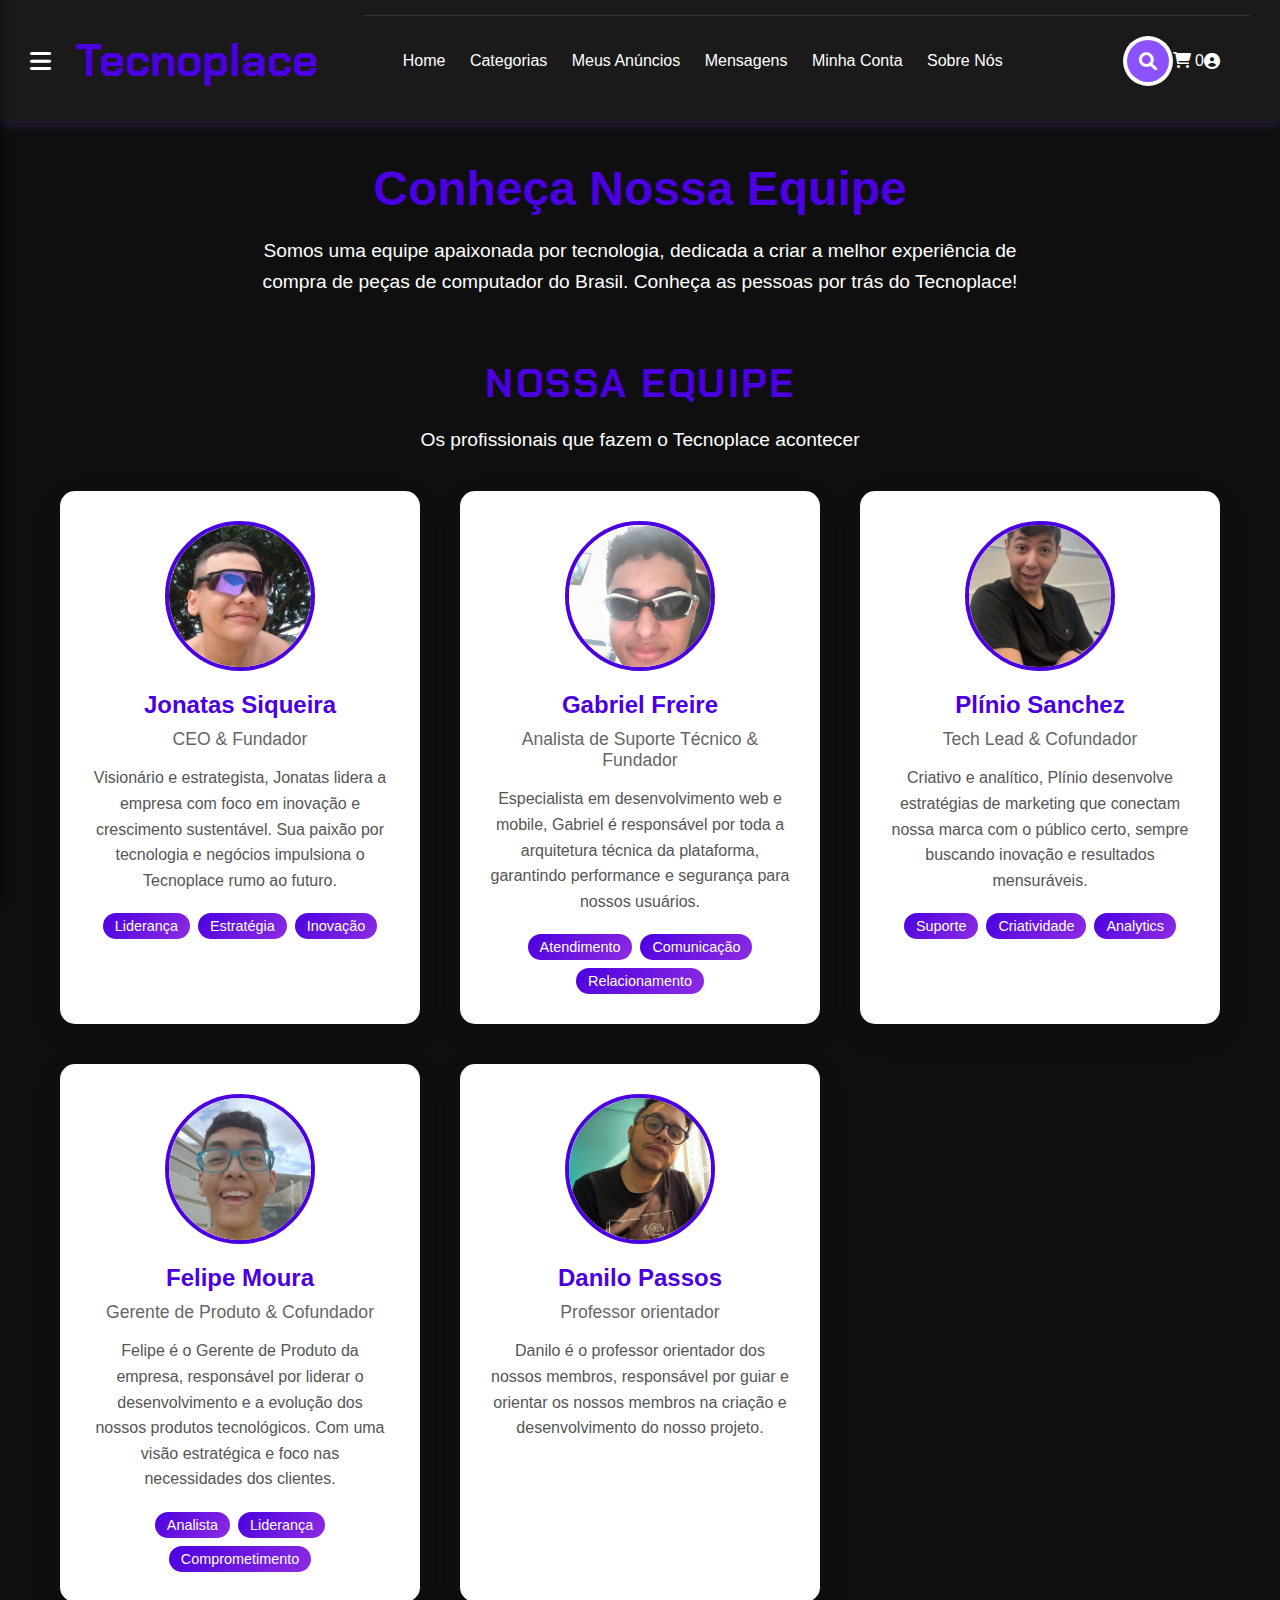
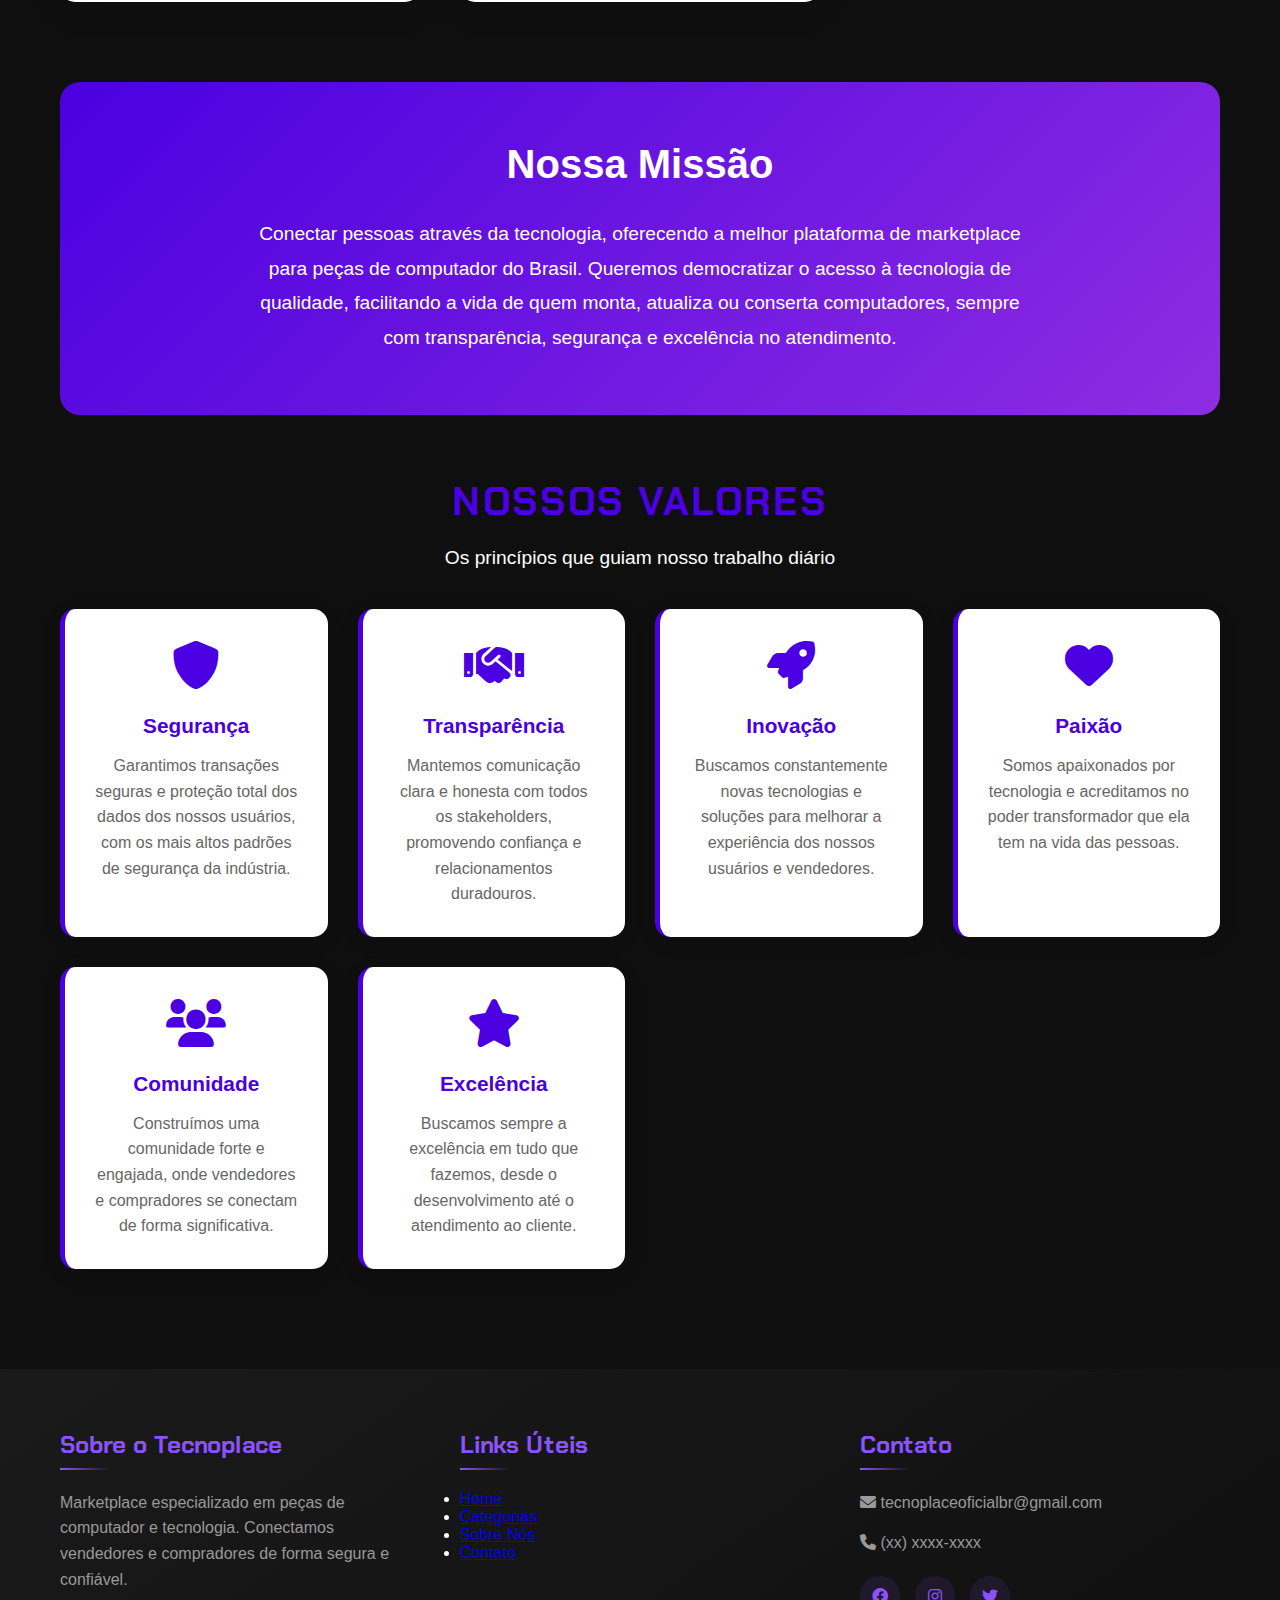
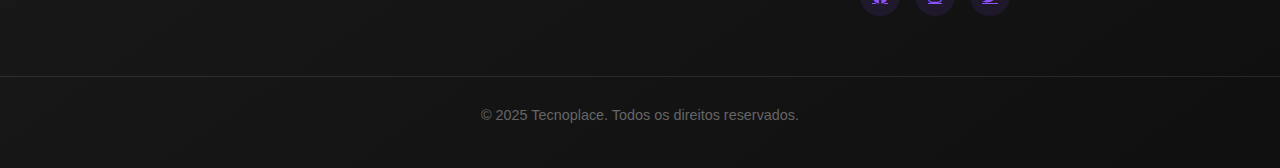
<file: sobre-nos.html>
<!DOCTYPE html>
<html lang="pt-BR">
<head>
  <meta charset="UTF-8">
  <meta name="viewport" content="width=device-width, initial-scale=1.0">
  <title>Sobre Nós - Tecnoplace</title>
  <link rel="stylesheet" href="css/style.css">
  <link href="https://fonts.googleapis.com/css2?family=Chakra+Petch:wght@400;600;700&display=swap" rel="stylesheet">
  <link rel="stylesheet" href="https://cdnjs.cloudflare.com/ajax/libs/font-awesome/6.0.0/css/all.min.css">
  <link rel="icon" href="https://img.freepik.com/vetores-gratis/vetor-de-icone-de-cerebro-de-conexao-de-tecnologia-de-ia-no-conceito-roxo-de-transformacao-digital_53876-112219.jpg">
  <style>
    .sobre-nos-container {
      max-width: 1200px;
      margin: 0 auto;
      padding: 40px 20px;
    }
    
    .sobre-nos-hero {
      text-align: center;
      margin-bottom: 60px;
    }
    
    .sobre-nos-hero h1 {
      font-size: 3rem;
      color: #4A00E0;
      margin-bottom: 20px;
      font-weight: 700;
    }
    
    .sobre-nos-hero p {
      font-size: 1.2rem;
      color: white;
      max-width: 800px;
      margin: 0 auto;
      line-height: 1.6;
    }
    
    .equipe-section {
      margin-bottom: 80px;
    }
    
    .equipe-grid {
      display: grid;
      grid-template-columns: repeat(auto-fit, minmax(280px, 1fr));
      gap: 40px;
      margin-top: 40px;
    }
    
    .membro-card {
      background: white;
      border-radius: 15px;
      padding: 30px;
      text-align: center;
      box-shadow: 0 10px 30px rgba(0,0,0,0.1);
      transition: transform 0.3s ease, box-shadow 0.3s ease;
    }
    
    .membro-card:hover {
      transform: translateY(-10px);
      box-shadow: 0 20px 40px rgba(0,0,0,0.15);
    }
    
    .membro-foto {
      width: 150px;
      height: 150px;
      border-radius: 50%;
      margin: 0 auto 20px;
      overflow: hidden;
      border: 4px solid #4A00E0;
    }
    
    .membro-foto img {
      width: 100%;
      height: 100%;
      object-fit: cover;
    }
    
    .membro-nome {
      font-size: 1.5rem;
      color: #4A00E0;
      margin-bottom: 10px;
      font-weight: 600;
    }
    
    .membro-cargo {
      font-size: 1.1rem;
      color: #666;
      margin-bottom: 15px;
      font-weight: 500;
    }
    
    .membro-descricao {
      color: #555;
      line-height: 1.6;
      margin-bottom: 20px;
    }
    
    .membro-skills {
      display: flex;
      flex-wrap: wrap;
      gap: 8px;
      justify-content: center;
    }
    
    .skill-tag {
      background: linear-gradient(135deg, #4A00E0, #8E2DE2);
      color: white;
      padding: 5px 12px;
      border-radius: 20px;
      font-size: 0.9rem;
      font-weight: 500;
    }
    
    .missao-section {
      background: linear-gradient(135deg, #4A00E0, #8E2DE2);
      color: white;
      padding: 60px 40px;
      border-radius: 20px;
      text-align: center;
      margin-bottom: 60px;
    }
    
    .missao-section h2 {
      font-size: 2.5rem;
      margin-bottom: 30px;
      font-weight: 700;
    }
    
    .missao-section p {
      font-size: 1.2rem;
      line-height: 1.8;
      max-width: 800px;
      margin: 0 auto;
    }
    
    .valores-section {
      margin-bottom: 60px;
    }
    
    .valores-grid {
      display: grid;
      grid-template-columns: repeat(auto-fit, minmax(250px, 1fr));
      gap: 30px;
      margin-top: 40px;
    }
    
    .valor-card {
      background: white;
      padding: 30px;
      border-radius: 15px;
      text-align: center;
      box-shadow: 0 5px 20px rgba(0,0,0,0.1);
      border-left: 5px solid #4A00E0;
    }
    
    .valor-icon {
      font-size: 3rem;
      color: #4A00E0;
      margin-bottom: 20px;
    }
    
    .valor-card h3 {
      font-size: 1.3rem;
      color: #4A00E0;
      margin-bottom: 15px;
      font-weight: 600;
    }
    
    .valor-card p {
      color: #666;
      line-height: 1.6;
    }
    
    .section-title {
      font-size: 2.5rem;
      color: #4A00E0;
      text-align: center;
      margin-bottom: 20px;
      font-weight: 700;
    }
    
    .section-subtitle {
      font-size: 1.2rem;
      color:white;
      text-align: center;
      margin-bottom: 40px;
    }
    
    @media (max-width: 768px) {
      .sobre-nos-hero h1 {
        font-size: 2rem;
      }
      
      .equipe-grid {
        grid-template-columns: 1fr;
        gap: 30px;
      }
      
      .missao-section {
        padding: 40px 20px;
      }
      
      .missao-section h2 {
        font-size: 2rem;
      }
    }
  </style>
</head>
<body>

  <div class="overlay" id="overlay" onclick="closeSidebar()"></div>

  <!-- NAVBAR -->
  <header>
    <div style="display: flex; align-items: center;">
      <i class="fas fa-bars menu-icon" onclick="toggleSidebar()"></i>
      <div class="logo" style="color: #4A00E0;">Tecnoplace</div>
    </div>
    
    <div class="topnav">
      <div class="nav-links">
        <a href="index.html">Home</a>
        <a href="categorias.html">Categorias</a>
        <a href="meus-anuncios.html">Meus Anúncios</a>
        <a href="mensagens.html">Mensagens</a>
        <a href="login.html">Minha Conta</a>
        <a class="active" href="sobre-nos.html">Sobre Nós</a>
      </div>
          
      <div class="search-container">
        <div class="search-box">
          <input type="text" id="searchInput" placeholder="Buscar peças...">
          <div class="search-btn" onclick="buscarProdutos()">
            <i class="fas fa-search"></i>
          </div>
        </div>
        <div class="cart-container">
          <i class="fas fa-shopping-cart" onclick="toggleCart()"></i>
          <span class="cart-count" id="cartCount">0</span>
        </div>
        <i class="fas fa-circle-user" onclick="toggleUserMenu()"></i>
      </div>
    </div>
  </header>

  <!-- SIDEBAR -->
  <div class="sidebar" id="sidebar">
    <a href="index.html"><i class="fas fa-home"></i> Home</a>
    <a href="index.html#categorias"><i class="fas fa-list"></i> Categorias</a>
    <a href="meus-anuncios.html"><i class="fas fa-tag"></i> Meus Anúncios</a>
    <a href="mensagens.html"><i class="fas fa-envelope"></i> Mensagens</a>
    <a href="login.html"><i class="fas fa-user"></i> Minha Conta</a>
    <a href="sobre-nos.html"><i class="fas fa-users"></i> Sobre Nós</a>
  </div>

  <!-- Conteúdo Principal -->
  <div class="sobre-nos-container">
    <!-- Hero Section -->
    <div class="sobre-nos-hero">
      <h1>Conheça Nossa Equipe</h1>
      <p>Somos uma equipe apaixonada por tecnologia, dedicada a criar a melhor experiência de compra de peças de computador do Brasil. Conheça as pessoas por trás do Tecnoplace!</p>
    </div>

    <!-- Seção da Equipe -->
    <div class="equipe-section">
      <h2 class="section-title">Nossa Equipe</h2>
      <p class="section-subtitle">Os profissionais que fazem o Tecnoplace acontecer</p>
      
      <div class="equipe-grid">
        <!-- Membro 1 -->
        <div class="membro-card">
          <div class="membro-foto">
            <img src="img/jonatas.jpg" alt="Jonatas Siqueira">
          </div>
          <h3 class="membro-nome">Jonatas Siqueira</h3>
          <p class="membro-cargo">CEO & Fundador</p>
          <p class="membro-descricao">Visionário e estrategista, Jonatas lidera a empresa com foco em inovação e crescimento sustentável. Sua paixão por tecnologia e negócios impulsiona o Tecnoplace rumo ao futuro.</p>
          <div class="membro-skills">
            <span class="skill-tag">Liderança</span>
            <span class="skill-tag">Estratégia</span>
            <span class="skill-tag">Inovação</span>
          </div>
        </div>

        <!-- Membro 2 -->
        <div class="membro-card">
          <div class="membro-foto">
            <img src="img/Foto Gabriel.jpg" alt="Gabriel Freire">
          </div>
          <h3 class="membro-nome">Gabriel Freire</h3>
          <p class="membro-cargo">Analista de Suporte Técnico & Fundador</p>
          <p class="membro-descricao">Especialista em desenvolvimento web e mobile, Gabriel é responsável por toda a arquitetura técnica da plataforma, garantindo performance e segurança para nossos usuários.</p>
          <div class="membro-skills">
            <span class="skill-tag">Atendimento</span>
            <span class="skill-tag">Comunicação</span>
            <span class="skill-tag">Relacionamento</span>
          </div>
        </div>

        <!-- Membro 3 -->
        <div class="membro-card">
          <div class="membro-foto">
            <img src="img/foto Plínio.jpg" alt="Plínio Sanchez">
          </div>
          <h3 class="membro-nome">Plínio Sanchez</h3>
          <p class="membro-cargo">Tech Lead & Cofundador</p>
          <p class="membro-descricao">Criativo e analítico, Plínio desenvolve estratégias de marketing que conectam nossa marca com o público certo, sempre buscando inovação e resultados mensuráveis.</p>
          <div class="membro-skills">
            <span class="skill-tag">Suporte</span>
            <span class="skill-tag">Criatividade</span>
            <span class="skill-tag">Analytics</span>
          </div>
        </div>

        <!-- Membro 4 -->
        <div class="membro-card">
          <div class="membro-foto">
            <img src="img/Foto Felipe.jpg" alt="felipe">
          </div>
          <h3 class="membro-nome">Felipe Moura</h3>
          <p class="membro-cargo">Gerente de Produto & Cofundador</p>
          <p class="membro-descricao">Felipe é o Gerente de Produto da empresa, responsável por liderar o desenvolvimento e a evolução dos nossos produtos tecnológicos. Com uma visão estratégica e foco nas necessidades dos clientes.</p>
          <div class="membro-skills">
            <span class="skill-tag">Analista</span>
            <span class="skill-tag">Liderança</span>
            <span class="skill-tag">Comprometimento</span>
          </div>
        </div>
        <div class="membro-card">
            <div class="membro-foto">
              <img src="img/danilo.png" alt="passos">
            </div>
            <h3 class="membro-nome">Danilo Passos</h3>
            <p class="membro-cargo">Professor orientador</p>
            <p class="membro-descricao">Danilo é o professor orientador dos nossos membros, responsável por guiar e orientar os nossos membros na criação e desenvolvimento do nosso projeto.</p>
            
          </div>
      </div>
    </div>

    <!-- Seção de Missão -->
    <div class="missao-section">
      <h2>Nossa Missão</h2>
      <p>Conectar pessoas através da tecnologia, oferecendo a melhor plataforma de marketplace para peças de computador do Brasil. Queremos democratizar o acesso à tecnologia de qualidade, facilitando a vida de quem monta, atualiza ou conserta computadores, sempre com transparência, segurança e excelência no atendimento.</p>
    </div>

    <!-- Seção de Valores -->
    <div class="valores-section">
      <h2 class="section-title">Nossos Valores</h2>
      <p class="section-subtitle">Os princípios que guiam nosso trabalho diário</p>
      
      <div class="valores-grid">
        <div class="valor-card">
          <div class="valor-icon">
            <i class="fas fa-shield-alt"></i>
          </div>
          <h3>Segurança</h3>
          <p>Garantimos transações seguras e proteção total dos dados dos nossos usuários, com os mais altos padrões de segurança da indústria.</p>
        </div>
        
        <div class="valor-card">
          <div class="valor-icon">
            <i class="fas fa-handshake"></i>
          </div>
          <h3>Transparência</h3>
          <p>Mantemos comunicação clara e honesta com todos os stakeholders, promovendo confiança e relacionamentos duradouros.</p>
        </div>
        
        <div class="valor-card">
          <div class="valor-icon">
            <i class="fas fa-rocket"></i>
          </div>
          <h3>Inovação</h3>
          <p>Buscamos constantemente novas tecnologias e soluções para melhorar a experiência dos nossos usuários e vendedores.</p>
        </div>
        
        <div class="valor-card">
          <div class="valor-icon">
            <i class="fas fa-heart"></i>
          </div>
          <h3>Paixão</h3>
          <p>Somos apaixonados por tecnologia e acreditamos no poder transformador que ela tem na vida das pessoas.</p>
        </div>
        
        <div class="valor-card">
          <div class="valor-icon">
            <i class="fas fa-users"></i>
          </div>
          <h3>Comunidade</h3>
          <p>Construímos uma comunidade forte e engajada, onde vendedores e compradores se conectam de forma significativa.</p>
        </div>
        
        <div class="valor-card">
          <div class="valor-icon">
            <i class="fas fa-star"></i>
          </div>
          <h3>Excelência</h3>
          <p>Buscamos sempre a excelência em tudo que fazemos, desde o desenvolvimento até o atendimento ao cliente.</p>
        </div>
      </div>
    </div>
  </div>

  <footer>
    <div class="footer-content">
      <div class="footer-section">
        <h3>Sobre o Tecnoplace</h3>
        <p>Marketplace especializado em peças de computador e tecnologia. Conectamos vendedores e compradores de forma segura e confiável.</p>
      </div>
      <div class="footer-section">
        <h3>Links Úteis</h3>
        <ul>
          <li><a href="index.html">Home</a></li>
          <li><a href="index.html#categorias">Categorias</a></li>
          <li><a href="sobre-nos.html">Sobre Nós</a></li>
          <li><a href="contato.html">Contato</a></li>
        </ul>
      </div>
      <div class="footer-section">
        <h3>Contato</h3>
        <p><i class="fas fa-envelope"></i> tecnoplaceoficialbr@gmail.com</p>
        <p><i class="fas fa-phone"></i> (xx) xxxx-xxxx</p>
        <div class="social-links">
          <a href="#"><i class="fab fa-facebook"></i></a>
          <a href="#"><i class="fab fa-instagram"></i></a>
          <a href="#"><i class="fab fa-twitter"></i></a>
        </div>
      </div>
    </div>
    <div class="footer-bottom">
      <p>&copy; 2025 Tecnoplace. Todos os direitos reservados.</p>
    </div>
  </footer>

  <!-- Scripts -->
  <script src="js/script.js"></script>
  
  <!-- VLibras -->
  <div vw class="enabled">
    <div vw-access-button class="active"></div>
    <div vw-plugin-wrapper>
      <div class="vw-plugin-top-wrapper"></div>
    </div>
  </div>
  <script src="https://vlibras.gov.br/app/vlibras-plugin.js"></script>
  <script>
    new window.VLibras.Widget('https://vlibras.gov.br/app');
  </script>
  
</body>
</html>
</file>
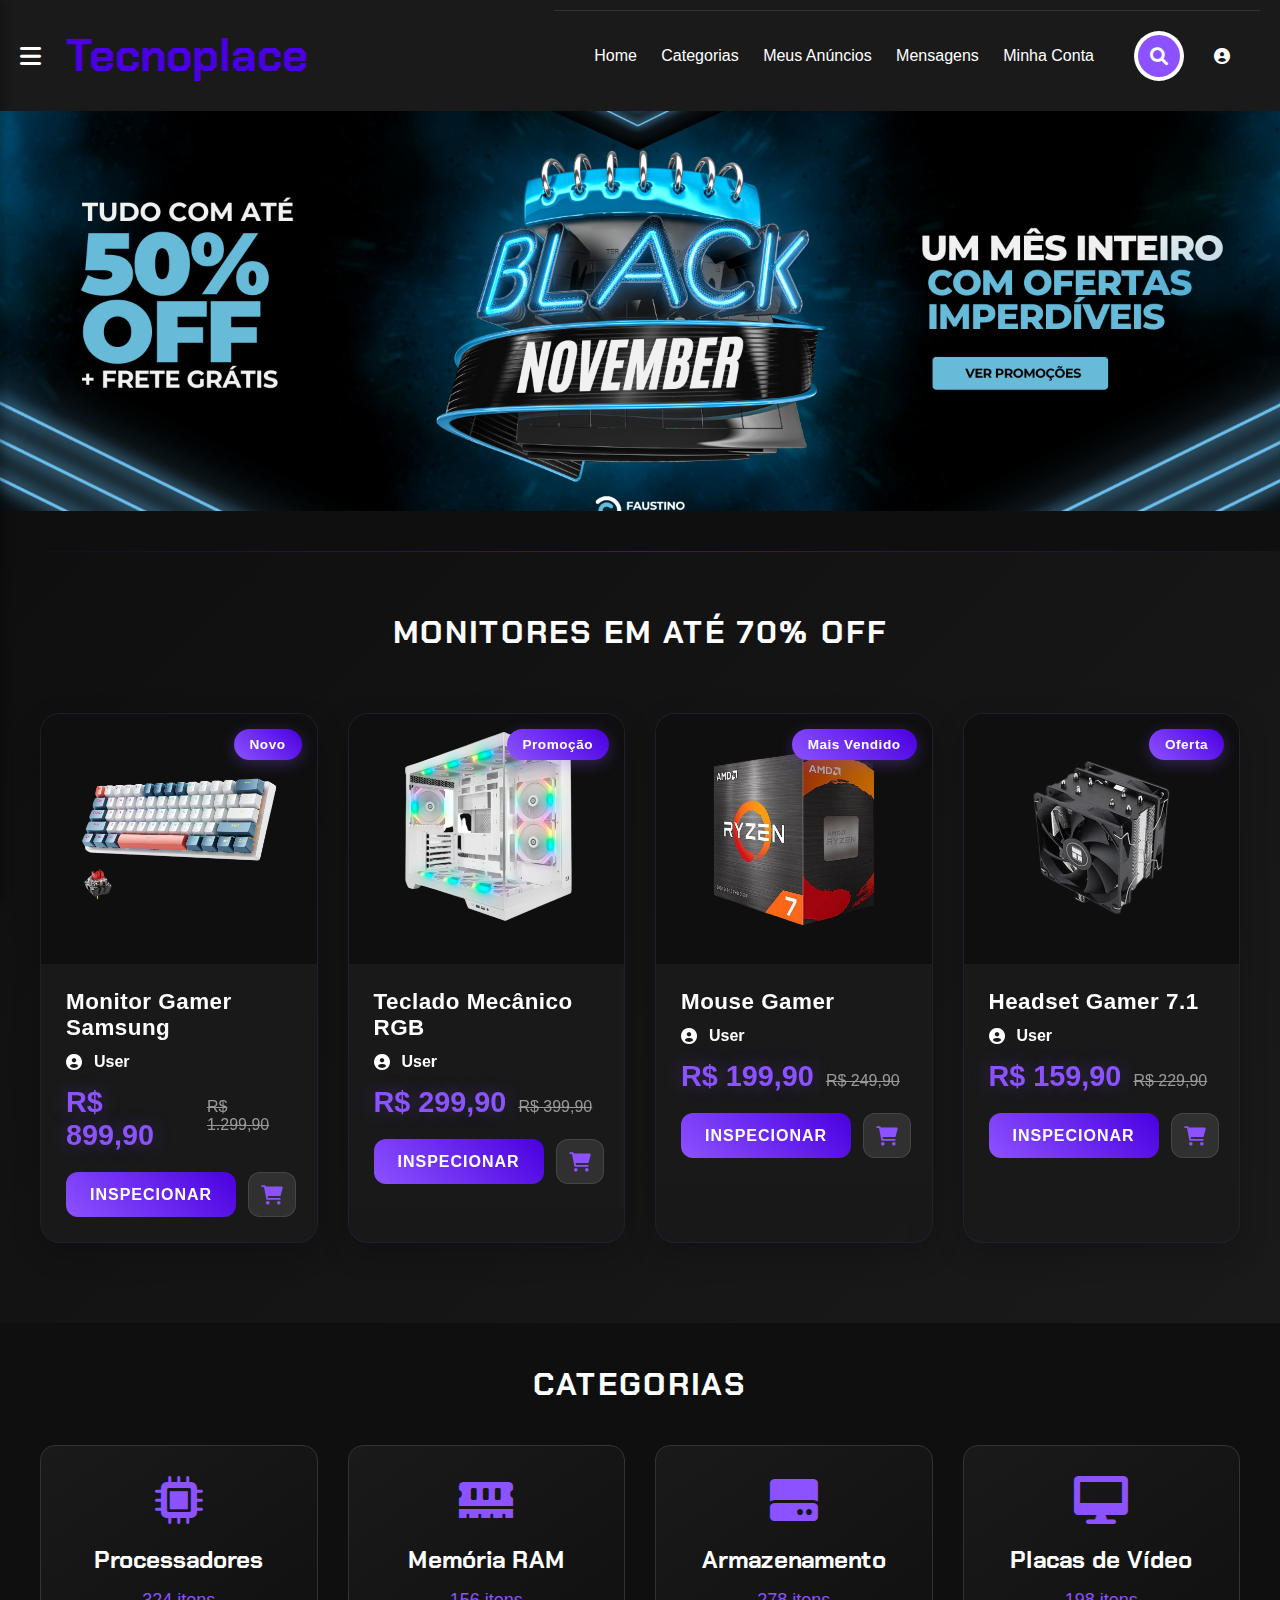
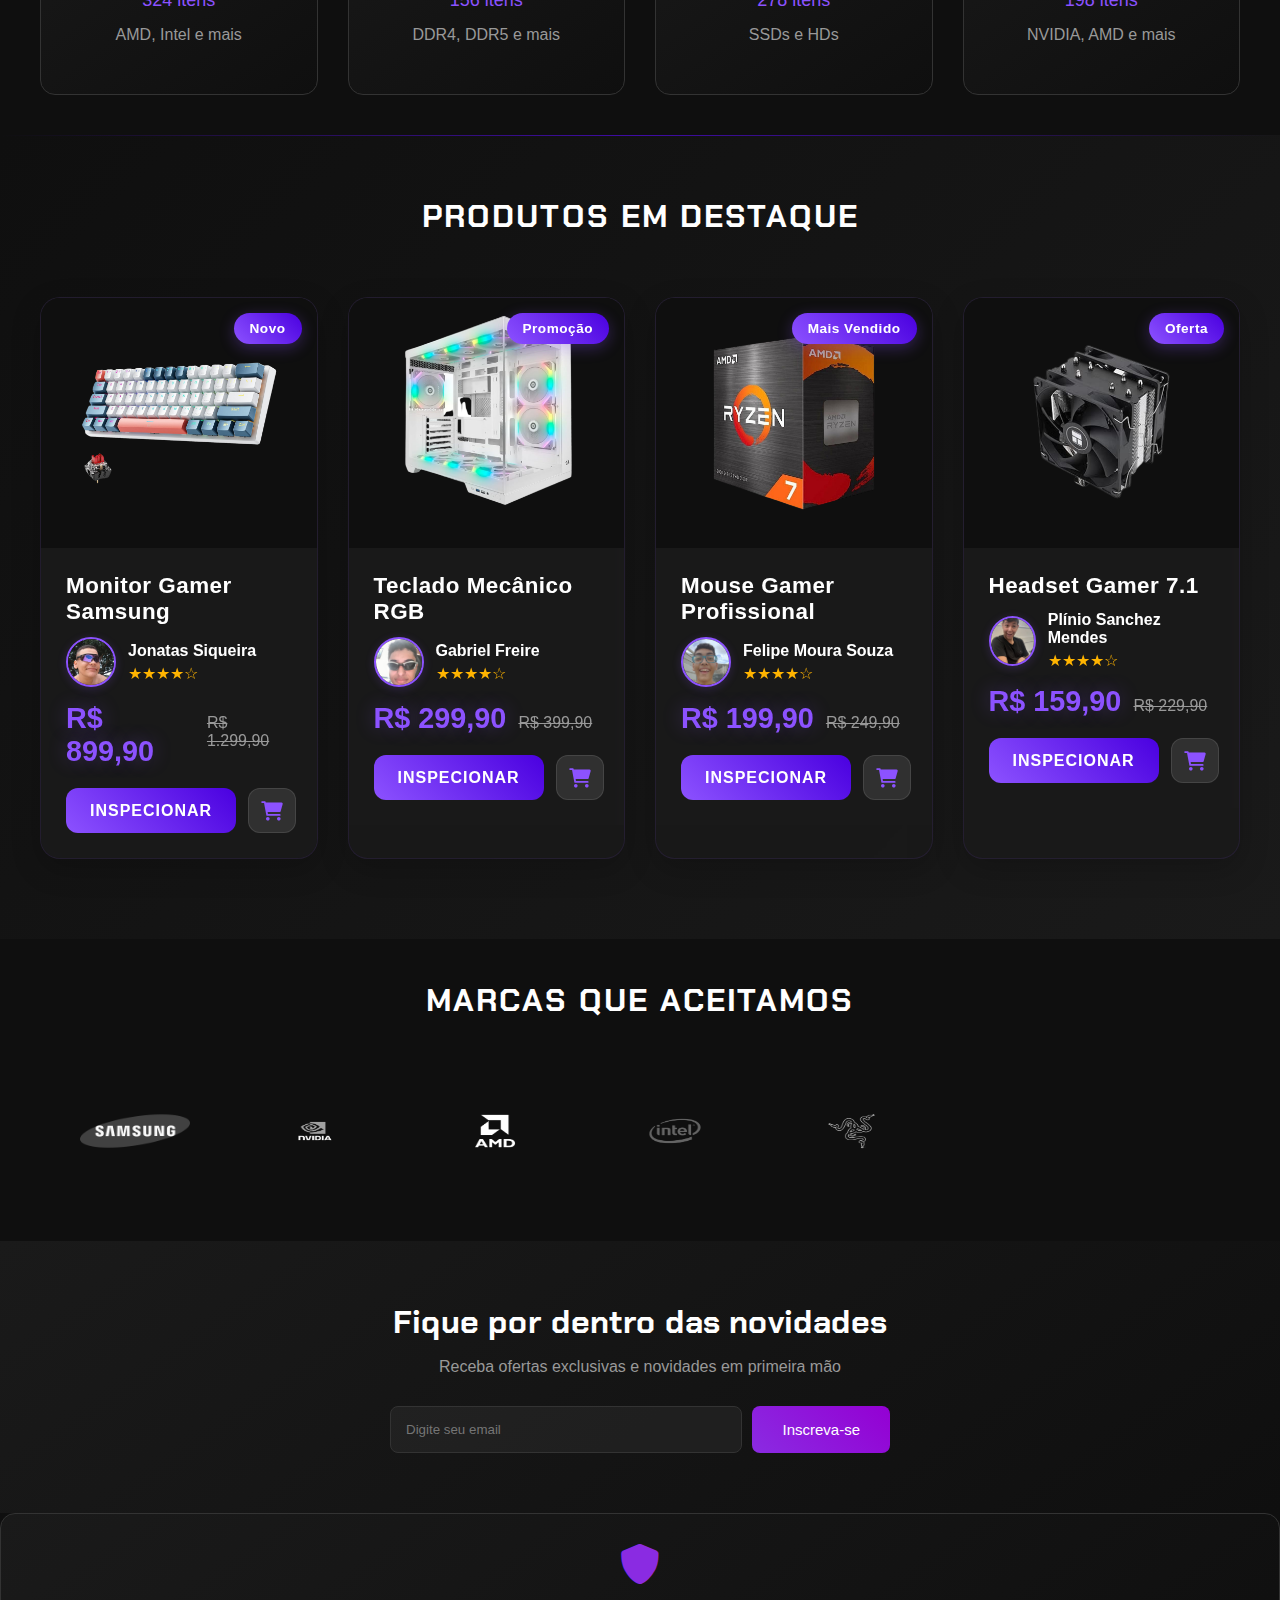
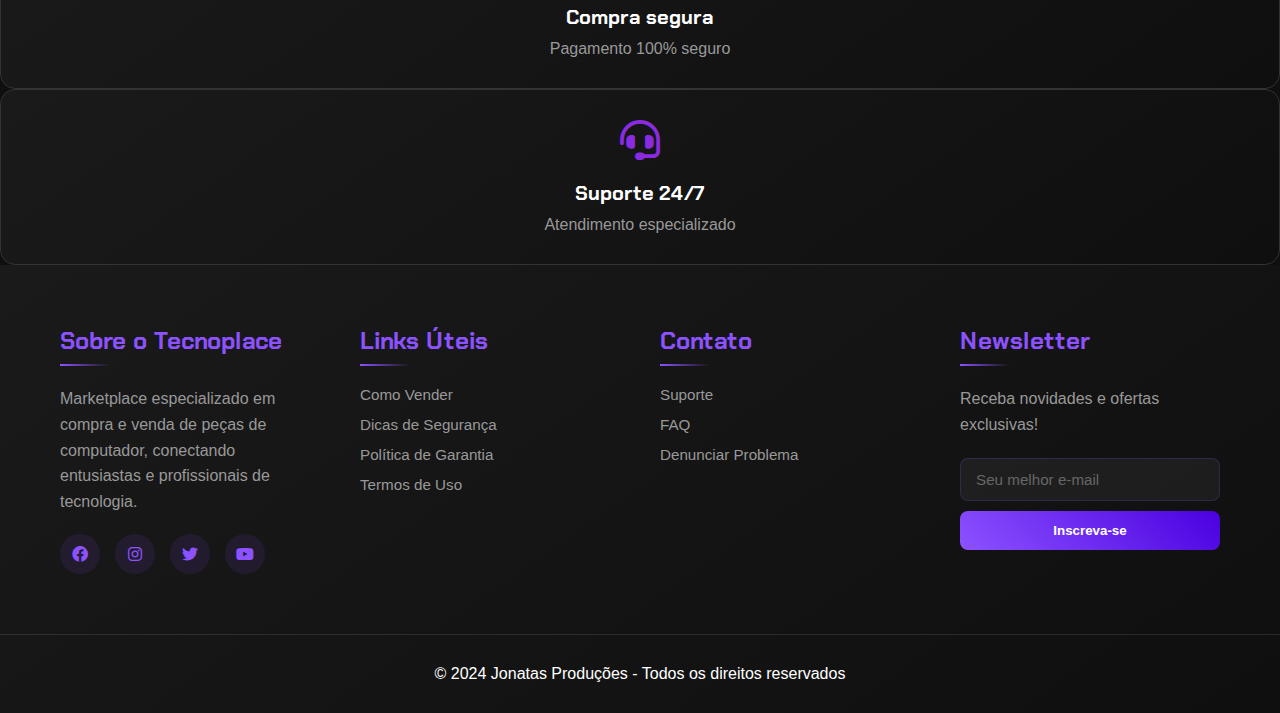
<file: teste-produto.html>
<!DOCTYPE html>
<html lang="pt-BR">
<head>
  <meta charset="UTF-8">
  <meta name="viewport" content="width=device-width, initial-scale=1.0">
  <title>Teste Produto - Tecnoplace</title>
  <link rel="stylesheet" href="css/style.css">
  <link rel="stylesheet" href="css/produto.css">
  <link href="https://fonts.googleapis.com/css2?family=Chakra+Petch:wght@400;600;700&display=swap" rel="stylesheet">
  <link rel="stylesheet" href="https://cdnjs.cloudflare.com/ajax/libs/font-awesome/6.0.0/css/all.min.css">
</head>
<body>

  <!-- NAVBAR SIMPLES PARA TESTE -->
  <header style="background: rgba(26, 26, 26, 0.95); padding: 15px 0; border-bottom: 1px solid rgba(74, 0, 224, 0.3);">
    <div style="max-width: 1400px; margin: 0 auto; padding: 0 20px; display: flex; justify-content: space-between; align-items: center;">
      <div style="color: #4A00E0; font-size: 24px; font-weight: 700;">
        <a href="index.html" style="color: inherit; text-decoration: none;">Tecnoplace</a>
      </div>
      <div style="display: flex; gap: 20px; align-items: center;">
        <a href="index.html" style="color: white; text-decoration: none;">Home</a>
        <div style="position: relative;">
          <i class="fas fa-shopping-cart" style="color: white; font-size: 20px; cursor: pointer;"></i>
          <span id="cartCount" style="position: absolute; top: -8px; right: -8px; background: #4A00E0; color: white; border-radius: 50%; width: 20px; height: 20px; display: flex; align-items: center; justify-content: center; font-size: 12px;">0</span>
        </div>
      </div>
    </div>
  </header>

  <!-- BREADCRUMB -->
  <div class="breadcrumb">
    <div class="container">
      <a href="index.html"><i class="fas fa-home"></i> Home</a>
      <span class="separator">></span>
      <span id="breadcrumbCategory">Eletrônicos</span>
      <span class="separator">></span>
      <span id="breadcrumbProduct">Monitor Gamer</span>
    </div>
  </div>

  <!-- CONTEÚDO PRINCIPAL -->
  <main class="produto-main">
    <div class="produto-container">
      
      <!-- Seção do Produto -->
      <div class="produto-section">
        
        <!-- Galeria de Imagens -->
        <div class="produto-gallery">
          <div class="main-image">
            <img id="mainProductImage" src="https://images.unsplash.com/photo-1527443224154-c4a3942d3acf?w=500&h=500&fit=crop" alt="Monitor Gamer" />
            <div class="image-zoom" id="imageZoom">
              <i class="fas fa-search-plus"></i>
            </div>
          </div>
          <div class="thumbnail-images" id="thumbnailImages">
            <!-- Thumbnails serão carregadas dinamicamente -->
          </div>
        </div>

        <!-- Informações do Produto -->
        <div class="produto-info">
          <div class="produto-header">
            <h1 id="productName">Monitor Gamer 27" 144Hz</h1>
            <div class="produto-rating">
              <div class="stars" id="productRating">
                <i class="fas fa-star"></i>
                <i class="fas fa-star"></i>
                <i class="fas fa-star"></i>
                <i class="fas fa-star"></i>
                <i class="fas fa-star"></i>
              </div>
              <span class="rating-text" id="ratingText">(4.8) 127 avaliações</span>
            </div>
          </div>

          <div class="produto-price">
            <div class="price-current" id="currentPrice">R$ 1.299,90</div>
            <div class="price-original" id="originalPrice">R$ 1.599,90</div>
            <div class="price-discount" id="discountBadge">-19%</div>
          </div>

          <div class="produto-description">
            <h3><i class="fas fa-info-circle"></i> Descrição</h3>
            <p id="productDescription">Monitor gamer de alta performance com resolução Full HD, taxa de atualização de 144Hz e tempo de resposta de 1ms. Perfeito para jogos competitivos e trabalho profissional.</p>
          </div>

          <div class="produto-specs" id="productSpecs">
            <h3><i class="fas fa-cogs"></i> Especificações Técnicas</h3>
            <div class="specs-list" id="specsList">
              <div class="spec-item">
                <span class="spec-label">Tamanho:</span>
                <span class="spec-value">27 polegadas</span>
              </div>
              <div class="spec-item">
                <span class="spec-label">Resolução:</span>
                <span class="spec-value">1920 x 1080 (Full HD)</span>
              </div>
              <div class="spec-item">
                <span class="spec-label">Taxa de Atualização:</span>
                <span class="spec-value">144Hz</span>
              </div>
              <div class="spec-item">
                <span class="spec-label">Tempo de Resposta:</span>
                <span class="spec-value">1ms</span>
              </div>
              <div class="spec-item">
                <span class="spec-label">Tipo de Painel:</span>
                <span class="spec-value">IPS</span>
              </div>
            </div>
          </div>

          <div class="produto-actions">
            <div class="quantity-selector">
              <label for="quantity">Quantidade:</label>
              <div class="quantity-controls">
                <button class="qty-btn" onclick="decreaseQuantity()">-</button>
                <input type="number" id="quantity" value="1" min="1" max="10">
                <button class="qty-btn" onclick="increaseQuantity()">+</button>
              </div>
            </div>
            
            <div class="action-buttons">
              <button class="btn-add-cart" onclick="adicionarAoCarrinhoProduto()">
                <i class="fas fa-shopping-cart"></i> Adicionar ao Carrinho
              </button>
              <button class="btn-buy-now" onclick="comprarAgora()">
                <i class="fas fa-bolt"></i> Comprar Agora
              </button>
              <button class="btn-favorite" onclick="toggleFavorite()" id="favoriteBtn">
                <i class="far fa-heart"></i>
              </button>
            </div>
          </div>

          <!-- Informações do Vendedor -->
          <div class="vendedor-info">
            <h3><i class="fas fa-store"></i> Vendedor</h3>
            <div class="vendedor-card">
              <div class="vendedor-avatar">
                <i class="fas fa-user-circle"></i>
              </div>
              <div class="vendedor-details">
                <h4 id="vendedorNome">TechStore Premium</h4>
                <div class="vendedor-rating">
                  <div class="stars" id="vendedorRating">
                    <i class="fas fa-star"></i>
                    <i class="fas fa-star"></i>
                    <i class="fas fa-star"></i>
                    <i class="fas fa-star"></i>
                    <i class="fas fa-star"></i>
                  </div>
                  <span id="vendedorRatingText">(4.9) 1.2k vendas</span>
                </div>
                <div class="vendedor-badges">
                  <span class="badge badge-verified">
                    <i class="fas fa-check-circle"></i> Verificado
                  </span>
                  <span class="badge badge-premium">
                    <i class="fas fa-crown"></i> Premium
                  </span>
                </div>
              </div>
              <div class="vendedor-actions">
                <button class="btn-chat" onclick="abrirChat()">
                  <i class="fas fa-comments"></i> Chat
                </button>
                <button class="btn-perfil" onclick="verPerfilVendedor()">
                  <i class="fas fa-user"></i> Perfil
                </button>
              </div>
            </div>
          </div>
        </div>
      </div>

      <!-- Chat com Vendedor -->
      <div class="chat-section" id="chatSection">
        <div class="chat-container">
          <div class="chat-header">
            <div class="chat-vendedor-info">
              <i class="fas fa-user-circle"></i>
              <div>
                <h4 id="chatVendedorNome">TechStore Premium</h4>
                <span class="status-online">
                  <i class="fas fa-circle"></i> Online
                </span>
              </div>
            </div>
            <button class="chat-close" onclick="fecharChat()">
              <i class="fas fa-times"></i>
            </button>
          </div>

          <div class="chat-messages" id="chatMessages">
            <div class="message-day">
              <span>Hoje</span>
            </div>
            <div class="message received">
              <div class="message-content">
                <p>Olá! Como posso te ajudar com este monitor?</p>
                <span class="message-time">14:30</span>
              </div>
            </div>
          </div>

          <div class="chat-input">
            <div class="input-container">
              <input 
                type="text" 
                id="messageInput" 
                placeholder="Digite sua mensagem..."
                onkeypress="handleEnterKey(event)"
              >
              <button class="btn-send" onclick="enviarMensagem()">
                <i class="fas fa-paper-plane"></i>
              </button>
            </div>
            <div class="chat-actions">
              <button class="action-btn" onclick="enviarFoto()">
                <i class="fas fa-camera"></i>
              </button>
              <button class="action-btn" onclick="enviarArquivo()">
                <i class="fas fa-paperclip"></i>
              </button>
              <button class="action-btn" onclick="enviarEmoji()">
                <i class="fas fa-smile"></i>
              </button>
            </div>
          </div>
        </div>
      </div>
    </div>
  </main>

  <!-- Modal de Zoom da Imagem -->
  <div class="image-modal" id="imageModal">
    <div class="modal-content">
      <span class="close-modal" onclick="fecharImagemModal()">&times;</span>
      <img id="modalImage" src="" alt="Produto">
      <div class="modal-navigation">
        <button class="nav-btn prev" onclick="imagemAnterior()">
          <i class="fas fa-chevron-left"></i>
        </button>
        <button class="nav-btn next" onclick="proximaImagem()">
          <i class="fas fa-chevron-right"></i>
        </button>
      </div>
    </div>
  </div>

  <!-- Scripts -->
  <script src="js/data.js"></script>
  <script src="js/script.js"></script>
  <script src="js/produto.js"></script>
  
  <!-- Script de teste -->
  <script>
    // Dados de teste
    const produtoTeste = {
      id: 1,
      nome: "Monitor Gamer 27\" 144Hz",
      preco: 1299.90,
      precoAntigo: 1599.90,
      descricao: "Monitor gamer de alta performance com resolução Full HD, taxa de atualização de 144Hz e tempo de resposta de 1ms. Perfeito para jogos competitivos e trabalho profissional.",
      imagem: "https://images.unsplash.com/photo-1527443224154-c4a3942d3acf?w=500&h=500&fit=crop",
      categoria: "Eletrônicos",
      vendedor: {
        id: 1,
        nome: "TechStore Premium",
        avaliacao: 4.9,
        totalVendas: 1200
      },
      especificacoes: {
        "Tamanho": "27 polegadas",
        "Resolução": "1920 x 1080 (Full HD)",
        "Taxa de Atualização": "144Hz",
        "Tempo de Resposta": "1ms",
        "Tipo de Painel": "IPS"
      },
      estoque: 10
    };

    // Simular dataManager
    window.dataManager = {
      getProdutoById: function(id) {
        return produtoTeste;
      }
    };

    // Funções de teste
    function adicionarAoCarrinhoProduto() {
      alert('Produto adicionado ao carrinho!');
    }

    function comprarAgora() {
      alert('Redirecionando para finalização...');
    }

    function toggleFavorite() {
      const btn = document.getElementById('favoriteBtn');
      const icon = btn.querySelector('i');
      
      if (icon.classList.contains('far')) {
        icon.className = 'fas fa-heart';
        btn.classList.add('active');
      } else {
        icon.className = 'far fa-heart';
        btn.classList.remove('active');
      }
    }

    function abrirChat() {
      document.getElementById('chatSection').classList.add('active');
    }

    function fecharChat() {
      document.getElementById('chatSection').classList.remove('active');
    }

    function verPerfilVendedor() {
      alert('Perfil do vendedor');
    }

    function enviarMensagem() {
      const input = document.getElementById('messageInput');
      const texto = input.value.trim();
      
      if (texto) {
        const messagesContainer = document.getElementById('chatMessages');
        const messageDiv = document.createElement('div');
        messageDiv.className = 'message sent';
        messageDiv.innerHTML = `
          <div class="message-content">
            <p>${texto}</p>
            <span class="message-time">${new Date().toLocaleTimeString('pt-BR', { hour: '2-digit', minute: '2-digit' })}</span>
          </div>
        `;
        messagesContainer.appendChild(messageDiv);
        input.value = '';
        
        // Scroll para o final
        messagesContainer.scrollTop = messagesContainer.scrollHeight;
      }
    }

    function handleEnterKey(event) {
      if (event.key === 'Enter') {
        enviarMensagem();
      }
    }

    function enviarFoto() {
      alert('Funcionalidade de foto em desenvolvimento');
    }

    function enviarArquivo() {
      alert('Funcionalidade de arquivo em desenvolvimento');
    }

    function enviarEmoji() {
      const emojis = ['😊', '👍', '❤️', '😍', '🔥', '💯', '🎉', '✨'];
      const emoji = emojis[Math.floor(Math.random() * emojis.length)];
      document.getElementById('messageInput').value += emoji;
    }

    function abrirImagemModal() {
      const modal = document.getElementById('imageModal');
      const modalImage = document.getElementById('modalImage');
      
      modalImage.src = produtoTeste.imagem;
      modal.classList.add('active');
      document.body.style.overflow = 'hidden';
    }

    function fecharImagemModal() {
      const modal = document.getElementById('imageModal');
      modal.classList.remove('active');
      document.body.style.overflow = 'auto';
    }

    function imagemAnterior() {
      alert('Imagem anterior');
    }

    function proximaImagem() {
      alert('Próxima imagem');
    }

    // Inicializar página
    document.addEventListener('DOMContentLoaded', function() {
      console.log('Página de teste carregada!');
      
      // Configurar thumbnails
      const thumbnailContainer = document.getElementById('thumbnailImages');
      const thumbnail = document.createElement('div');
      thumbnail.className = 'thumbnail active';
      thumbnail.innerHTML = `<img src="${produtoTeste.imagem}" alt="Imagem 1">`;
      thumbnailContainer.appendChild(thumbnail);
    });
  </script>
  
</body>
</html>
</file>
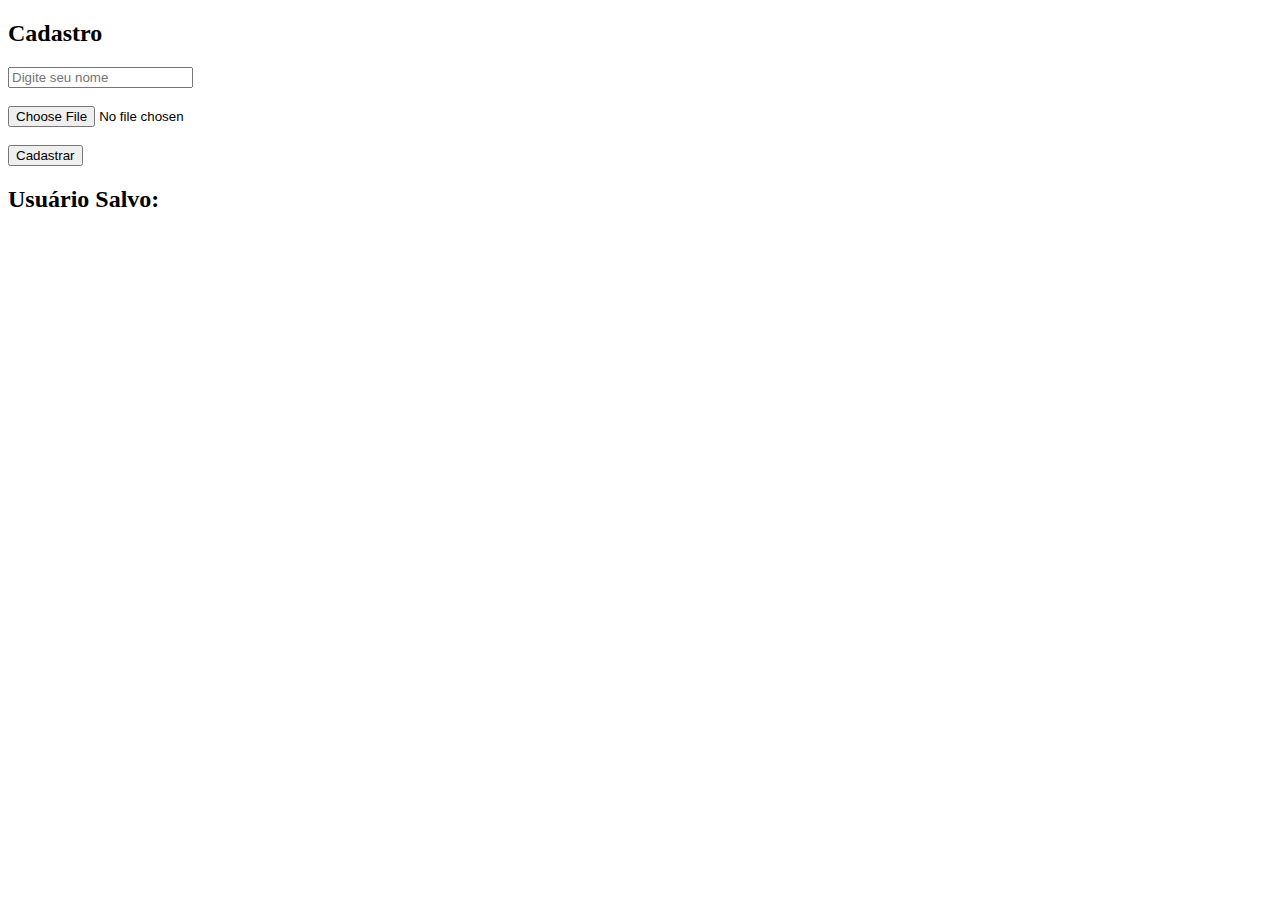
<file: teste.html>
<!DOCTYPE html>
<html lang="pt-BR">
<head>
  <meta charset="UTF-8">
  <title>Cadastro com Foto</title>
</head>
<body>
  <h2>Cadastro</h2>
  <input type="text" id="nome" placeholder="Digite seu nome"><br><br>
  <input type="file" id="fotoInput" accept="image/*"><br><br>
  <button onclick="salvarUsuario()">Cadastrar</button>

  <h2>Usuário Salvo:</h2>
  <div id="resultado"></div>

  <script src="js/teste.js"></script>
</body>
</html>
</file>
<file: css/style.css>
* {
  box-sizing: border-box;
  margin: 0;
  padding: 0;
}

body {
  font-family: 'Segoe UI', Tahoma, Geneva, Verdana, sans-serif;
  background-color: #0f0f0f;
  color: #fff;
}

header {
  background-color: #1a1a1a;
  padding: 15px 30px;
  display: flex;
  justify-content: space-between;
  align-items: center;
  box-shadow: 0 4px 10px rgba(140, 82, 255, 0.2);
}

.logo {
  font-size: 45px;
  font-weight: bold;
  color: #8c52ff;
  margin-left: 10px;
  font-family: "Chakra Petch", sans-serif;
  font-weight: 700;
  font-style: normal;
}

.menu-icon {
  font-size: 24px;
  color: #fff;
  cursor: pointer;
  margin-right: 15px;
}

.topnav {
  display: flex;
  justify-content: space-between;
  align-items: center;
  background-color: #1a1a1a;
  padding: 20px 30px;
  gap: 100px;
  border-top: 1px solid #333;
}

.topnav a {
  color: #fff;
  text-decoration: none;
  margin: 0 10px;
  transition: color 0.3s;
  position: relative;
  font-size: 16px;
  display: inline-block;
  
}

.topnav a::after {
  content: '';
  position: absolute;
  bottom: -5px;
  left: 0;
  width: 0%;
  height: 2px;
  background: #8c52ff;
  transition: 0.3s ease;
}

.topnav a:hover::after {
  width: 100%;
}

.topnav a:hover {
  color: #8c52ff;
}

.search-container {
  position: relative;
   padding-left: 10px;  
   display: flex;
   align-items: center;
   text-align: right;
}

.search-box {
  position: relative;
  width: 50px;
  height: 50px;
  background: #fff;
  border-radius: 25px;
  overflow: hidden;
  transition: width 0.4s ease;
  margin-left: auto;
}

.search-box:hover {
  width: 220px;
}

.search-box input {
  border: none;
  outline: none;
  background: none;
  width: 100%;
  height: 100%;
  padding-left: 20px;
  font-size: 16px;
  display: none;
  color: #000;
}

.search-box:hover input {
  display: block;
}

.search-btn {
  position: absolute;
  right: 4px;
  top: 4px;
  width: 42px;
  height: 42px;
  background-color: #8c52ff;
  border-radius: 50%;
  display: flex;
  align-items: center;
  justify-content: center;
  color: white;
  cursor: pointer;
  font-size: 18px;
  transition: background 0.3s ease;
}

.search-btn:hover {
  background-color: #a875ff;
}

/* SIDEBAR */
.sidebar {
  position: fixed;
  top: 0;
  left: -250px;
  width: 250px;
  height: 100%;
  background-color: #1a1a1a;
  box-shadow: 2px 0 10px rgba(0, 0, 0, 0.4);
  transition: left 0.3s ease;
  padding-top: 60px;
  z-index: 999;
}

.sidebar.active {
  left: 0;
}

.sidebar a {
  display: block;
  color: #fff;
  padding: 15px 20px;
  text-decoration: none;
  transition: 0.3s;
}

.sidebar a:hover {
  background-color: #333;
  border-left: 4px solid #8c52ff;
}

/* OVERLAY */
.overlay {
  display: none;
  position: fixed;
  top: 0;
  left: 0;
  width: 100vw;
  height: 100vh;
  background: rgba(0, 0, 0, 0.4);
  z-index: 998;
}

.overlay.active {
  display: block;
}

/* RESPONSIVO */
@media (max-width: 768px) {
  .topnav {
    flex-direction: column;
    align-items: flex-start;
  }

  .search-box:hover {
    width: 180px;
  }
}
.banner-container {
  position: relative;
  width: 100%;
  height: 400px;
  overflow: hidden;
  margin-bottom: 40px;
}

.banner-slide {
  position: absolute;
  width: 100%;
  height: 100%;
  opacity: 0;
  transition: opacity 0.5s ease-in-out;
}

.banner-slide.active {
  opacity: 1;
}

.banner-slide img {
  width: 100%;
  height: 100%;
  object-fit: cover;
}

/* Adicione no seu CSS */
.card-carousel {
  display: flex;
  overflow-x: auto;
  padding: 20px;
  gap: 20px;
  scroll-snap-type: x mandatory;
  scroll-behavior: smooth;
  margin: 20px auto;
  max-width: 1400px;
}

.card-carousel::-webkit-scrollbar {
  display: none;
}

.card {
  background: linear-gradient(145deg, #1a1a1a, #0f0f0f);
border: 1px solid #333;
border-radius: 15px;
padding: 30px;
transition: all 0.3s ease;
width: 1000px;

}

.card:hover {
  transform: translateY(-5px);
}

.card img {
  width: 100px;
  height: 100px;
  object-fit: contain;
  margin-bottom: 10px;
}

.card h3 {
  font-size: 18px;
  margin: 10px 0 5px;
  color: #fff;
}

.card p {
  font-size: 14px;
  margin-bottom: 8px;
  color: #fff;
}

.card strong {
  display: block;
  font-size: 20px;
  color: #4A00E0;
  margin: 10px 0;
}

.card button {
  background-color: #4A00E0;
  color: #fff;
  border: none;
  padding: 8px 16px;
  border-radius: 8px;
  cursor: pointer;
  font-weight: bold;
  font-size: 14px;
  transition: background 0.3s;
  margin-top: auto;
}

.card button:hover {
  background-color: #3a00b0;
}

.card i {
  font-size: 40px;
  font-size: 24px;
  margin-bottom: 6px;
}

/* Seção de Produtos com Feedbacks */
.produtos-container {
  padding: 20px;
  max-width: 1200px;
  margin: 0 auto;
  background: red;
}

.section-title {
  text-align: center;
  color: #fff;
  font-size: 32px;
  margin-bottom: 40px;
  font-family: "Chakra Petch", sans-serif;
  text-transform: uppercase;
  letter-spacing: 2px;
}

.produtos-grid {
  display: grid;
  grid-template-columns: repeat(auto-fit, minmax(400px, 1fr));
  gap: 50px;
  max-width: 1600px;
  margin: 0 auto;
  padding: 40px;
}

.produto-card {
  position: relative;
  background-color: #3a00b0;
  border: 1px solid rgba(140, 82, 255, 0.2);
  border-radius: 15px;
  overflow: hidden;
  transition: all 0.3s ease;
}

.produto-card:hover {
  transform: translateY(-5px);
  border-color: #8c52ff;
  box-shadow: 0 8px 20px rgba(140, 82, 255, 0.2);
}

.produto-imagem {
  position: relative;
  width: 100%;
  height: 400px;
  overflow: hidden;
  background: linear-gradient(45deg, #1a1a1a, #0f0f0f);
}

.produto-imagem img {
  width: 100%;
  height: 100%;
  object-fit: cover;
  transition: transform 0.5s ease;
  filter: drop-shadow(0 4px 8px rgba(0, 0, 0, 0.5));
}

.produto-card:hover .produto-imagem img {
  transform: scale(1.05) translateY(-10px);
}

.produto-nome {
  text-align: center;
  padding: 15px;
  background: #1a1a1a;
  margin-top: auto;
}

.produto-nome h3 {
  color: #fff;
  font-size: 24px;
  font-family: "Chakra Petch", sans-serif;
  margin: 0;
  text-transform: uppercase;
  letter-spacing: 1px;
}

.produto-info {
  padding: 20px;
}

.produto-specs {
  margin: 15px 0;
  padding: 10px;
  background: rgba(140, 82, 255, 0.1);
  border-radius: 8px;
}

.spec-item {
  display: flex;
  justify-content: space-between;
  padding: 5px 0;
  border-bottom: 1px solid rgba(255, 255, 255, 0.1);
}

.spec-item:last-child {
  border-bottom: none;
}

.spec-label {
  color: #999;
}

.spec-value {
  color: #fff;
  font-weight: 600;
}

.produto-condition {
  display: inline-block;
  padding: 5px 12px;
  background: rgba(140, 82, 255, 0.2);
  color: #8c52ff;
  border-radius: 15px;
  font-size: 14px;
  margin-bottom: 15px;
}

.vendedor-info {
  display: flex;
  align-items: center;
  gap: 12px;
  margin-bottom: 15px;
}

.xurubas {
  width: 50px;
  height: 50px;
  border-radius: 100%;
  object-fit: cover;
  border: 2px solid #8c52ff;
  box-shadow: 0 2px 10px rgba(140, 82, 255, 0.2);
}

.vendedor-detalhes {
  display: flex;
  flex-direction: column;
}

.vendedor-nome {
  color: #fff;
  font-weight: 600;
  font-size: 1rem;
  margin: 0;
}

.produto-rating {
  color: #ffb400;
  font-size: 1rem;
  margin-top: 4px;
}

.vendedor-rating {
  color: #ffb400;
  font-size: 14px;
}

.vendedor-location {
  color: #999;
  font-size: 12px;
  margin-top: 2px;
}

.produto-preco {
  display: flex;
  align-items: baseline;
  gap: 20px;
  margin-bottom: 30px;
}

.preco-atual {
  font-size: 2.8rem;
  font-weight: 700;
  color: #8c52ff;
  text-shadow: 0 0 20px rgba(140, 82, 255, 0.3);
}

.preco-antigo {
  font-size: 1.5rem;
  color: #666;
  text-decoration: line-through;
}

.produto-acoes {
  display: flex;
  gap: 20px;
}

.btn-comprar {
  flex: 1;
  padding: 18px 35px;
  background: linear-gradient(45deg, #8c52ff, #4A00E0);
  color: white;
  border: none;
  border-radius: 18px;
  font-weight: 600;
  font-size: 1.3rem;
  cursor: pointer;
  transition: all 0.3s ease;
  text-transform: uppercase;
  letter-spacing: 1px;
}

.btn-comprar:hover {
  background: linear-gradient(45deg, #4A00E0, #8c52ff);
  transform: translateY(-2px);
  box-shadow: 0 5px 15px rgba(140, 82, 255, 0.4);
}

.btn-carrinho {
  padding: 18px;
  background: rgba(255, 255, 255, 0.1);
  border: 1px solid rgba(255, 255, 255, 0.1);
  border-radius: 18px;
  color: #fff;
  cursor: pointer;
  transition: all 0.3s ease;
  display: flex;
  align-items: center;
  justify-content: center;
}

.btn-carrinho:hover {
  background: rgba(255, 255, 255, 0.2);
  transform: translateY(-2px);
}

.btn-carrinho i {
  font-size: 1.6rem;
  color: #8c52ff;
}

.produto-tag {
  position: absolute;
  top: 25px;
  right: 25px;
  background: linear-gradient(45deg, #8c52ff, #4A00E0);
  color: white;
  padding: 12px 25px;
  border-radius: 30px;
  font-size: 1.2rem;
  font-weight: 600;
  letter-spacing: 0.5px;
  box-shadow: 0 4px 15px rgba(140, 82, 255, 0.3);
  z-index: 2;
}

@media (max-width: 768px) {
  .produtos-grid {
    grid-template-columns: repeat(auto-fit, minmax(350px, 1fr));
    gap: 40px;
    padding: 30px;
  }
  
  .produto-card {
    min-height: 550px;
  }
  
  .produto-imagem {
    height: 350px;
  }
  
  .produto-info {
    padding: 30px;
  }
  
  .produto-info h3 {
    font-size: 1.8rem;
  }
  
  .preco-atual {
    font-size: 2.2rem;
  }
}

@media (max-width: 480px) {
  .produtos-grid {
    grid-template-columns: 1fr;
  }
  
  .produto-card {
    max-width: 500px;
    margin: 0 auto;
  }
}

.categorias-section{
padding: 40px 20px;
background: #0f0f0f;
}
.categorias-grid{
  display: grid;
  grid-template-columns: repeat(auto-fit, minmax(250px, 1fr));
  gap: 30px;
  max-width: 1200px;
  margin: 0 auto;
}
.categoria-card{
background: linear-gradient(145deg, #1a1a1a, #0f0f0f);
border: 1px solid #333;
border-radius: 15px;
padding: 30px;
transition: all 0.3s ease;
text-align: center;
}

.categoria-card:hover{ /*cores dos cards da parte de trás*/
  transform: translateY(-5px); 
  box-shadow: 0 8px 20px rgba(140, 82, 255, 0.2);
  border-color: #8c52ff;
} 

.categoria-card i{ /* icones das categorias em destaque */
  font-size: 48px;   
  color: #8c52ff;
  margin-bottom: 20px;
}
.categoria-card h3{
 color: #fff;
  font-size: 24px;
  margin-bottom: 15px;
  font-family: "Chakra Petch", sans-serif;
}
.categoria-card .item-count {
  color: #8c52ff;
  font-size: 18px;
  margin-bottom: 15px;
}
.categoria-card p{
  color:#999;
  margin-bottom: 20px;
}
.categoria-btn{ /*botão das categorias em destaque*/
  display: inline-block;
  padding: 10px 25px;
  background: linear-gradient(45deg, #8a2be2, #9400d3);
  color: #fff;
  text-decoration: none;
  border-radius: 8px;
  font-weight: bold;
  font-size: 16px;
  transition: all 0.3s ease;
 }
 .categoria-btn:hover{
  transform: translateY(-2px);
  box-shadow: 0 5px 15px rgba(138, 43, 226, 0.3);
 }
 /*Seção de ofertas*/
 .ofertas-section{
  padding:  40px 20px;
  background: #0f0f0f;
 }
 .oferrtas-header{
  display: flex;
  justify-content: space-between;
  align-items: center;
  max-width: 1200px;
  margin: 0 auto 30px;
 }
 .countdown{
  background: rgba(138, 43, 226, 0.1);
  padding: 15px  25px;
  border-radius: 10px ;
  border: 1px solid #8a2be2;
 }
 .countdown span{
  color: #999;
  margin-right: 10px;
 }
 .timer{
  color: #8a2be2;
  font-size: 24px;
  font-weight: bold;
  font-family: "Chakra Petch", sans-serif;
 }
 .ofertas-grid{
  display: grid;
  grid-template-columns: repeat(auto-fit, minmax(280px, 1fr));
  gap: 30px;
  max-width: 1200px;
  margin: 0 auto;
 
  }
  .oferta-card{
   background: linear-gradient(145deg, #1a1a1a, #0f0f0f);
   border: 1px solid #333;
   border-radius: 15px;
  overflow: hidden;
  transition: all 0.3s ease;
    }
  .oferta-card:hover{
    transform: translateY(-5px);
    box-shadow: 0 8px 20px rgba(138, 43, 226, 0.2);
  }
  .oferta-tag{
    position: absolute;
    top: 15px;
    background: #8a2be2;
    color: white;
    padding: 8px 15px;
    border-radius: 5px;
    font-weight: bold;
  }    
  .oferta-card img{
    width: 100%;
    height: 200px;
    object-fit: cover;
  }
  .oferta-card h3{
    color:#fff;
    padding: 20px;
    font-family: "Chakra Petch", sans-serif;
  }
  .preco-oferta{
    padding: 0 20px;
    margin-bottom: 20px;
  }
  /*seção de marcas parceiras*/
  .marcas-section{
    padding: 40px 20px;
    background: #0f0f0f;
  }
  .marcas-slider{
    display: flex;
    overflow-x: auto;
    gap: 30px;
    padding: 20px;
    max-width: 1200px;
    margin: 0 auto;
    scrollbar-width: none;
  }
  .marcas-slider::-webkit-scrollbar{
    display: none;
  }
  .marca-item{
    flex: 0 0 150px;
    height: 100px;
    border-radius: 10px;
    padding: 20px;
    display: flex;
    align-items: center;
    justify-content: center;
    transition: all 0.3s ease;
  }
  .marca-item:hover{
    transform: translateY(-5px);
    box-shadow: 0 8px 20px rgba(138, 43, 226, 0.2);
  }
  .marca-item img{
    width: 400%;
    height: 100px;
    filter: grayscale(100%);
    transition: all 0.3s ease;
  }
  .marca-item:hover img{
    filter: grayscale(0%);
  }
  /*seção de newsletter*/
  .newsletter-section{
    padding: 60px 20px;
    background: linear-gradient(145deg, #1a1a1a, #0f0f0f);
    text-align: center;
  }
  .newsletter-content{
    max-width: 600px;
    margin: 0 auto;
  }
  .newsletter-content h2{
    color: #fff;
    font-size: 32px;
    margin-bottom: 15px;
    font-family: "Chakra Petch", sans-serif;
  }
  .newsletter-content p{
    color: #999;
    margin-bottom: 30px;
  }
  .newsletter-form{
    display: flex;
    gap: 10px;
    max-width: 500px;
    margin: 0 auto;
  }
  .newsletter-form input{
    flex: 1;
    padding: 15px;
    border: 1px solid #333;
    border-radius: 8px;
    background: rgba(255, 255, 255, 0.05);
    color: #fff;
    
  }
  .newsletter-form button{
    padding: 15px 30px ;
    background: linear-gradient(45deg, #8a2be2, #9400d3);
    color: #fff;
    border: none;
    border-radius: 8px;
   cursor: pointer;
   transition: all 0.3s ease;
   font-size: 15px;
  }
  .newsletter-form button:hover{
    transform: translateY(-2px);
    box-shadow: 0 5px 15px rgba(138, 43, 226, 0.3);
  }
  /*seção de diferencial*/
  .dferenciais-section{
    display: grid;
    grid-template-columns: repeat(auto-fit, minmax(250px, 1fr));
    gap: 30px;
    padding: 40px 20px;
    background: #0f0f0f;
    max-width: 1200px;
    margin: 0 auto;
  }
  .diferencial-item {
    text-align: center;
    padding: 30px;
    background: linear-gradient(145deg, #1a1a1a, #0f0f0f);
    border: 1px solid #333;
    border-radius: 15px;
    transition: all 0.3s ease;
  }
  .diferencial-item:hover{
    transform: translateY(-5px);
    box-shadow: 0 8px 20px rgba(138, 43, 226, 0.2);
    border-color: #8a2be2;
  }
  .diferencial-item i{
    font-size: 40px;
    color: #8a2be2;
    margin-bottom: 20px;
  }
  .diferencial-item h3{
    color: #fff;
    font-size: 20px;
    margin-bottom: 10px;
    font-family: "Chakra Petch", sans-serif;
  }
  .diferencial-item p{
    color: #999;
    font-size: 16px;
  }
  /*Responsivo*/
  @media (max-width: 768px){
    .ofertas-header{
      flex-direction: column;
      gap: 20px;
      text-align: center;
    }
    .newsletter-form{
      flex-direction: column;
    }
    .newsletter-form button{
      width: 100%;
    }
    .dferenciais-section{
      grid-template-columns: 1fr;
    }
  }
  
  
  /* Seção de Produtos em Destaque */
  .produtos-destaque {
    padding: 60px 20px;
    background: linear-gradient(135deg, #0f0f0f 0%, #1a1a1a 100%);
    position: relative;
    overflow: hidden;
  }
  
  .produtos-destaque::before {
    content: '';
    position: absolute;
    top: 0;
    left: 0;
    right: 0;
    height: 1px;
    background: linear-gradient(90deg, transparent, #3f0ca6, transparent); /*risquinho*/
  }
  
  .produtos-grid {
    display: grid;
    grid-template-columns: repeat(auto-fit, minmax(100px, 1fr));
    gap: 30px;
    max-width: 1400px;
    margin: 0 auto;
    padding: 20px;
  }
  
  .produto-card {
    background: rgba(26, 26, 26, 0.7);
    backdrop-filter: blur(10px);
    border: 1px solid rgba(140, 82, 255, 0.1);
    border-radius: 20px;
    overflow: hidden;
    transition: all 0.4s cubic-bezier(0.4, 0, 0.2, 1);
    position: relative;
    box-shadow: 0 10px 30px rgba(0, 0, 0, 0.2);
    min-height: 500px;
  }
  
  .produto-card:hover {
    transform: translateY(-10px);
    border-color: rgba(140, 82, 255, 0.3);
    box-shadow: 0 20px 40px rgba(140, 82, 255, 0.2);
  }
  
  .produto-imagem {
    position: relative;
    width: 100%;
    height: 250px;
    overflow: hidden;
    background: linear-gradient(45deg, #1a1a1a, #0f0f0f);
  }
  
  .produto-imagem img {
    width: 100%;
    height: 100%;
    object-fit: cover;
    transition: transform 0.6s cubic-bezier(0.4, 0, 0.2, 1);
  }
  
  .produto-card:hover .produto-imagem img {
    transform: scale(1.1);
  }
  
  .produto-tag {
    position: absolute;
    top: 15px;
    right: 15px;
    background: linear-gradient(45deg, #8c52ff, #4A00E0);
    color: white;
    padding: 8px 16px;
    border-radius: 20px;
    font-size: 0.85rem;
    font-weight: 600;
    letter-spacing: 0.5px;
    box-shadow: 0 4px 15px rgba(140, 82, 255, 0.3);
    z-index: 2;
  }
  
  .produto-info {
    padding: 25px;
    background: rgba(26, 26, 26, 0.8);
    backdrop-filter: blur(5px);
  }
  
  .produto-info h3 {
    color: #fff;
    font-size: 1.4rem;
    margin-bottom: 12px;
    font-weight: 600;
    letter-spacing: 0.5px;
  }
  
 
  
  .produto-preco {
    display: flex;
    align-items: baseline;
    gap: 12px;
    margin-bottom: 20px;
  }
  
  .preco-atual {
    font-size: 1.8rem;
    font-weight: 700;
    color: #8c52ff;
    text-shadow: 0 0 20px rgba(140, 82, 255, 0.3);
  }
  
  .preco-antigo {
    font-size: 1rem;
    color: #666;
    text-decoration: line-through;
  }
  
  .produto-acoes {
    display: flex;
    gap: 12px;
  }
  
  .btn-comprar {
    flex: 1;
    padding: 12px 24px;
    background: linear-gradient(45deg, #8c52ff, #4A00E0);
    color: white;
    border: none;
    border-radius: 12px;
    font-weight: 600;
    font-size: 1rem;
    cursor: pointer;
    transition: all 0.3s ease;
    text-transform: uppercase;
    letter-spacing: 1px;
  }
  
  .btn-comprar:hover {
    background: linear-gradient(45deg, #4A00E0, #8c52ff);
    transform: translateY(-2px);
    box-shadow: 0 5px 15px rgba(140, 82, 255, 0.4);
  }
  
  .btn-carrinho {
    padding: 12px;
    background: rgba(255, 255, 255, 0.1);
    border: 1px solid rgba(255, 255, 255, 0.1);
    border-radius: 12px;
    color: #fff;
    cursor: pointer;
    transition: all 0.3s ease;
    display: flex;
    align-items: center;
    justify-content: center;
  }
  
  .btn-carrinho:hover {
    background: rgba(255, 255, 255, 0.2);
    transform: translateY(-2px);
  }
  
  .btn-carrinho i {
    font-size: 1.2rem;
    color: #8c52ff;
  }
  
  /* Responsividade */
  @media (max-width: 768px) {
    .produtos-grid {
      grid-template-columns: repeat(auto-fit, minmax(250px, 1fr));
      gap: 20px;
      padding: 15px;
    }
    
    .produto-card {
      border-radius: 15px;
    }
    
    .produto-imagem {
      height: 200px;
    }
    
    .produto-info {
      padding: 20px;
    }
    
    .produto-info h3 {
      font-size: 1.2rem;
    }
    
    .preco-atual {
      font-size: 1.5rem;
    }
  }
  
  @media (max-width: 480px) {
    .produtos-grid {
      grid-template-columns: 1fr;
    }
    
    .produto-card {
      max-width: 400px;
      margin: 0 auto;
    }
  }
  /*footer*/
  footer {
    background: linear-gradient(145deg, #1a1a1a, #0f0f0f);
    padding: 60px 0 30px;
    color: #fff;
    position: relative;
    overflow: hidden;
    margin-top: 0 auto;
  }
  .footer-content {
    max-width: 1200px;
    margin: 0 auto;
    display: grid;
    grid-template-columns: repeat(auto-fit, minmax(250px, 1fr));
    gap: 40px;
    padding: 0 20px;
  }
  .footer-section {
    margin-bottom: 30px;
  }
  .footer-section h3 {
    color: #8c52ff;
    font-size: 1.5em;
    margin-bottom: 20px;
    font-family: "Chakra Petch", sans-serif;
    position: relative;
    padding-bottom: 10px;
  }
  .footer-section h3::after {
    content: '';
    position: absolute;
    left: 0;
    bottom: 0;
    width: 50px;
    height: 2px;
    background: linear-gradient(90deg, #8c52ff, transparent);
  }
  .footer-section p {
    color: #999;
    line-height: 1.6;
    margin-bottom: 15px;
  }
  .footer-links {
    list-style: none;
    padding: 0;
  }
  .footer-links li {
    margin-bottom: 12px;
  }
  .footer-links a {
    color: #999;
    text-decoration: none;
    transition: all 0.3s ease;
    display: inline-block;
    font-size: 0.95em;
  }
  .footer-links a:hover {
    color: #8c52ff;
    transform: translateX(5px);
  }
  .social-links {
    display: flex;
    gap: 15px;
    margin-top: 20px;
  }
    .social-links a {
      width: 40px;
      height: 40px;
      border-radius: 50%;
      background: rgba(140, 82, 255, 0.1);
      display: flex;
      align-items: center;
      justify-content: center;
      color: #8c52ff;
      transition: all 0.3s ease;
    }
    .social-links a:hover {
      background: #8c52ff;
      color: #fff;
      transform: translateY(-3px);
    }
    .newsletter-footer {
      margin-top: 20px;
    }
    .newsletter-footer input {
      width: 100%;
      padding: 12px 15px;
      border: 1px solid rgba(140, 82, 255, 0.2);
      border-radius: 8px;
      background: rgba(255, 255, 255, 0.05);
      color: #fff;
      margin-bottom: 10px;
      font-size: 0.95em;
    }
   .newsletter-footer input::placeholder {
    color: #666;
   }
   .newsletter-footer button {
    width: 100%;
    padding: 12px;
    background: linear-gradient(45deg, #8c52ff, #4A00E0);
    border: none;
    border-radius: 8px;
    color: #fff;
    cursor: pointer;
    transition: all 0.3s ease;
    font-weight: 600;
   }
   .newsletter-footer button:hover {
    transform: translateY(-2px);
    box-shadow: 0 5px 15px rgba(140, 82, 255, 0.3);
   }
   .footer-bottom {
    text-align: center;
    padding-top: 30px;
    margin-top: 30px;
    border-top: 1px solid rgba(255, 255, 255, 0.1);
   }
   .footer-bottom p {
    color: #666;
    font-size: 0.9em;
    margin-bottom: 15px;
   }
   .payment-methods {
    display: flex;
    gap: 15px;
    margin-top: 20px;
    justify-content: center;
    flex-wrap: wrap;
   }
   .payment-methods img {
    height: 30px;
    filter: grayscale(100%);
    transition: all 0.3s ease;
    opacity: 0.7;
   }
   .payment-methods img:hover {
    filter: grayscale(0%);
    opacity: 1;
   }
   @media (max-width: 768px) {
    .footer-content {
      grid-template-columns: 1fr;
      text-align: center;
      gap: 30px;
    }
    .footer-section h3::after {
      left: 50%;
      transform: translateX(-50%);
    }
    .social-links {
      justify-content: center;
    }
    .footer-links a:hover {
      transform: none;
    }
    .newsletter-footer {
      max-width: 400px;
      margin: 20px auto 0;
    }
   }
   @media (max-width: 480px) {
    footer {
      padding: 40px 0 20px;
    }
    .footer-section {
      margin-bottom: 20px;
    }
    .footer-section h3 {
      font-size: 1.3em;
    }
    .social-links {
      gap: 10px;
    }
    .social-links a {
      width: 35px;
      height: 35px;
    }
   }
   .gordo{
    width: 6%;
    padding: 12px;
    background: linear-gradient(45deg, #8c52ff, #4A00E0);
    border: none;
     border-radius: 8px;
     color: #fff;
     cursor: pointer;
     transition: all 0.3s ease;
   }

/* Botão para criar anúncio */
.criar-anuncio-btn {
  position: fixed;
  bottom: 30px;
  right: 30px;
  background: linear-gradient(45deg, #8c52ff, #4A00E0);
  color: white;
  padding: 15px 30px;
  border-radius: 30px;
  font-weight: 600;
  box-shadow: 0 5px 20px rgba(140, 82, 255, 0.3);
  cursor: pointer;
  transition: all 0.3s ease;
  z-index: 1000;
  display: flex;
  align-items: center;
  gap: 10px;
}

.criar-anuncio-btn i {
  font-size: 20px;
}

.criar-anuncio-btn:hover {
  transform: translateY(-3px);
  box-shadow: 0 8px 25px rgba(140, 82, 255, 0.4);
}

/* Filtros de busca */
.filtros-container {
  background: rgba(26, 26, 26, 0.9);
  padding: 20px;
  border-radius: 15px;
  margin-bottom: 30px;
}

.filtro-grupo {
  margin-bottom: 15px;
}

.filtro-titulo {
  color: #fff;
  margin-bottom: 10px;
  font-weight: 600;
}

.filtro-opcoes {
  display: flex;
  flex-wrap: wrap;
  gap: 10px;
}

.filtro-opcao {
  padding: 8px 15px;
  background: rgba(140, 82, 255, 0.1);
  border: 1px solid rgba(140, 82, 255, 0.2);
  border-radius: 20px;
  color: #fff;
  cursor: pointer;
  transition: all 0.3s ease;
}

.filtro-opcao:hover,
.filtro-opcao.active {
  background: rgba(140, 82, 255, 0.3);
  border-color: #8c52ff;
}
.orca{
  display: inline-block
  
}
.orca img{
  vertical-align: top; /* Para alinhamento vertical */
  margin-right: 10px; /* Espaçamento opcional */
  max-width: 100%; 
  height: auto;
  border-radius: 8px;
}
</file>
<file: css/produto.css>
/* Estilos específicos para a página de produto */

.produto-main {
    min-height: calc(100vh - 80px);
    padding: 20px;
    background: linear-gradient(135deg, #0f0f0f 0%, #1a1a1a 100%);
  }
  
  .produto-container {
    max-width: 1400px;
    margin: 0 auto;
    display: grid;
    grid-template-columns: 1fr 350px;
    gap: 30px;
    position: relative;
  }
  
  /* Breadcrumb */
  .breadcrumb {
    background: rgba(26, 26, 26, 0.9);
    padding: 15px 0;
    border-bottom: 1px solid rgba(74, 0, 224, 0.3);
  }
  
  .breadcrumb .container {
    max-width: 1400px;
    margin: 0 auto;
    padding: 0 20px;
    display: flex;
    align-items: center;
    gap: 10px;
    color: rgba(255, 255, 255, 0.7);
    font-size: 14px;
  }
  
  .breadcrumb a {
    color: #4A00E0;
    text-decoration: none;
    transition: color 0.3s ease;
  }
  
  .breadcrumb a:hover {
    color: #8B5CF6;
  }
  
  .separator {
    color: rgba(255, 255, 255, 0.5);
  }
  
  /* Seção do Produto */
  .produto-section {
    background: rgba(26, 26, 26, 0.9);
    border-radius: 20px;
    padding: 30px;
    border: 1px solid rgba(74, 0, 224, 0.3);
    display: grid;
    grid-template-columns: 1fr 1fr;
    gap: 40px;
  }
  
  /* Galeria de Imagens */
  .produto-gallery {
    display: flex;
    flex-direction: column;
    gap: 15px;
  }
  
  .main-image {
    position: relative;
    background: rgba(255, 255, 255, 0.05);
    border-radius: 15px;
    overflow: hidden;
    aspect-ratio: 1;
    cursor: zoom-in;
  }
  
  .main-image img {
    width: 100%;
    height: 100%;
    object-fit: cover;
    transition: transform 0.3s ease;
  }
  
  .main-image:hover img {
    transform: scale(1.05);
  }
  
  .image-zoom {
    position: absolute;
    top: 15px;
    right: 15px;
    background: rgba(0, 0, 0, 0.7);
    color: white;
    width: 40px;
    height: 40px;
    border-radius: 50%;
    display: flex;
    align-items: center;
    justify-content: center;
    cursor: pointer;
    transition: all 0.3s ease;
  }
  
  .image-zoom:hover {
    background: rgba(74, 0, 224, 0.8);
    transform: scale(1.1);
  }
  
  .thumbnail-images {
    display: flex;
    gap: 10px;
    overflow-x: auto;
    padding: 5px 0;
  }
  
  .thumbnail {
    min-width: 80px;
    height: 80px;
    border-radius: 8px;
    overflow: hidden;
    cursor: pointer;
    border: 2px solid transparent;
    transition: all 0.3s ease;
  }
  
  .thumbnail.active {
    border-color: #4A00E0;
  }
  
  .thumbnail img {
    width: 100%;
    height: 100%;
    object-fit: cover;
  }
  
  .thumbnail:hover {
    border-color: #8B5CF6;
    transform: scale(1.05);
  }
  
  /* Informações do Produto */
  .produto-info {
    display: flex;
    flex-direction: column;
    gap: 25px;
  }
  
  .produto-header h1 {
    color: #ffffff;
    font-size: 28px;
    font-weight: 700;
    margin-bottom: 10px;
    line-height: 1.3;
  }
  
  .produto-rating {
    display: flex;
    align-items: center;
    gap: 10px;
  }
  
  .stars {
    display: flex;
    gap: 2px;
  }
  
  .stars i {
    color: #ffd700;
    font-size: 16px;
  }
  
  .rating-text {
    color: rgba(255, 255, 255, 0.7);
    font-size: 14px;
  }
  
  /* Preços */
  .produto-price {
    display: flex;
    align-items: center;
    gap: 15px;
    flex-wrap: wrap;
  }
  
  .price-current {
    color: #4A00E0;
    font-size: 32px;
    font-weight: 700;
  }
  
  .price-original {
    color: rgba(255, 255, 255, 0.5);
    font-size: 20px;
    text-decoration: line-through;
  }
  
  .price-discount {
    background: linear-gradient(135deg, #ef4444, #dc2626);
    color: white;
    padding: 6px 12px;
    border-radius: 20px;
    font-size: 14px;
    font-weight: 600;
  }
  
  /* Descrição e Especificações */
  .produto-description,
  .produto-specs {
    background: rgba(255, 255, 255, 0.05);
    border-radius: 12px;
    padding: 20px;
    border: 1px solid rgba(255, 255, 255, 0.1);
  }
  
  .produto-description h3,
  .produto-specs h3 {
    color: #ffffff;
    font-size: 18px;
    margin-bottom: 15px;
    display: flex;
    align-items: center;
    gap: 8px;
  }
  
  .produto-description p {
    color: rgba(255, 255, 255, 0.8);
    line-height: 1.6;
  }
  
  .specs-list {
    display: grid;
    gap: 10px;
  }
  
  .spec-item {
    display: flex;
    justify-content: space-between;
    padding: 10px 0;
    border-bottom: 1px solid rgba(255, 255, 255, 0.1);
  }
  
  .spec-label {
    color: rgba(255, 255, 255, 0.7);
    font-weight: 500;
  }
  
  .spec-value {
    color: #ffffff;
    font-weight: 600;
  }
  
  /* Ações do Produto */
  .produto-actions {
    display: flex;
    flex-direction: column;
    gap: 20px;
  }
  
  .quantity-selector {
    display: flex;
    align-items: center;
    gap: 15px;
  }
  
  .quantity-selector label {
    color: #ffffff;
    font-weight: 500;
  }
  
  .quantity-controls {
    display: flex;
    align-items: center;
    background: rgba(255, 255, 255, 0.1);
    border-radius: 8px;
    overflow: hidden;
  }
  
  .qty-btn {
    background: rgba(74, 0, 224, 0.2);
    color: #4A00E0;
    border: none;
    width: 40px;
    height: 40px;
    cursor: pointer;
    font-size: 18px;
    font-weight: 600;
    transition: all 0.3s ease;
  }
  
  .qty-btn:hover {
    background: rgba(74, 0, 224, 0.4);
    color: white;
  }
  
  #quantity {
    background: transparent;
    border: none;
    color: #ffffff;
    text-align: center;
    width: 60px;
    height: 40px;
    font-size: 16px;
    font-weight: 600;
  }
  
  .action-buttons {
    display: flex;
    gap: 15px;
    flex-wrap: wrap;
  }
  
  .btn-add-cart,
  .btn-buy-now {
    flex: 1;
    min-width: 200px;
    padding: 15px 20px;
    border: none;
    border-radius: 8px;
    font-size: 16px;
    font-weight: 600;
    cursor: pointer;
    transition: all 0.3s ease;
    display: flex;
    align-items: center;
    justify-content: center;
    gap: 8px;
  }
  
  .btn-add-cart {
    background: linear-gradient(135deg, #4A00E0, #8B5CF6);
    color: white;
  }
  
  .btn-add-cart:hover {
    background: linear-gradient(135deg, #3a00b0, #7c3aed);
    transform: translateY(-2px);
    box-shadow: 0 8px 25px rgba(74, 0, 224, 0.4);
  }
  
  .btn-buy-now {
    background: linear-gradient(135deg, #10b981, #059669);
    color: white;
  }
  
  .btn-buy-now:hover {
    background: linear-gradient(135deg, #0d9488, #047857);
    transform: translateY(-2px);
    box-shadow: 0 8px 25px rgba(16, 185, 129, 0.4);
  }
  
  .btn-favorite {
    background: rgba(255, 255, 255, 0.1);
    color: rgba(255, 255, 255, 0.7);
    border: 1px solid rgba(255, 255, 255, 0.2);
    width: 50px;
    height: 50px;
    border-radius: 8px;
    cursor: pointer;
    transition: all 0.3s ease;
    display: flex;
    align-items: center;
    justify-content: center;
    font-size: 18px;
  }
  
  .btn-favorite:hover,
  .btn-favorite.active {
    background: rgba(239, 68, 68, 0.2);
    color: #ef4444;
    border-color: #ef4444;
  }
  
  /* Informações do Vendedor */
  .vendedor-info {
    background: rgba(255, 255, 255, 0.05);
    border-radius: 12px;
    padding: 20px;
    border: 1px solid rgba(255, 255, 255, 0.1);
  }
  
  .vendedor-info h3 {
    color: #ffffff;
    font-size: 18px;
    margin-bottom: 15px;
    display: flex;
    align-items: center;
    gap: 8px;
  }
  
  .vendedor-card {
    display: flex;
    gap: 15px;
    align-items: center;
  }
  
  .vendedor-avatar {
    font-size: 48px;
    color: #4A00E0;
  }
  
  .vendedor-details {
    flex: 1;
  }
  
  .vendedor-details h4 {
    color: #ffffff;
    font-size: 16px;
    margin-bottom: 5px;
  }
  
  .vendedor-rating {
    display: flex;
    align-items: center;
    gap: 8px;
    margin-bottom: 10px;
  }
  
  .vendedor-rating .stars {
    font-size: 14px;
  }
  
  .vendedor-rating span {
    color: rgba(255, 255, 255, 0.7);
    font-size: 13px;
  }
  
  .vendedor-badges {
    display: flex;
    gap: 8px;
    flex-wrap: wrap;
  }
  
  .badge {
    padding: 4px 8px;
    border-radius: 12px;
    font-size: 11px;
    font-weight: 600;
    display: flex;
    align-items: center;
    gap: 4px;
  }
  
  .badge-verified {
    background: rgba(16, 185, 129, 0.2);
    color: #10b981;
  }
  
  .badge-premium {
    background: rgba(245, 158, 11, 0.2);
    color: #f59e0b;
  }
  
  .vendedor-actions {
    display: flex;
    flex-direction: column;
    gap: 8px;
  }
  
  .btn-chat,
  .btn-perfil {
    background: rgba(74, 0, 224, 0.2);
    color: #4A00E0;
    border: 1px solid rgba(74, 0, 224, 0.3);
    padding: 8px 15px;
    border-radius: 6px;
    cursor: pointer;
    transition: all 0.3s ease;
    display: flex;
    align-items: center;
    justify-content: center;
    gap: 6px;
    font-size: 14px;
    font-weight: 500;
    white-space: nowrap;
  }
  
  .btn-chat:hover,
  .btn-perfil:hover {
    background: rgba(74, 0, 224, 0.3);
    border-color: #4A00E0;
    color: white;
  }
  
  /* Chat Section */
  .chat-section {
    position: fixed;
    top: 0;
    right: -400px;
    width: 400px;
    height: 100vh;
    background: rgba(26, 26, 26, 0.95);
    backdrop-filter: blur(10px);
    border-left: 1px solid rgba(74, 0, 224, 0.3);
    transition: right 0.3s ease;
    z-index: 1000;
    display: flex;
    flex-direction: column;
  }
  
  .chat-section.active {
    right: 0;
  }
  
  .chat-container {
    display: flex;
    flex-direction: column;
    height: 100%;
  }
  
  .chat-header {
    background: rgba(74, 0, 224, 0.1);
    padding: 20px;
    border-bottom: 1px solid rgba(74, 0, 224, 0.3);
    display: flex;
    justify-content: space-between;
    align-items: center;
  }
  
  .chat-vendedor-info {
    display: flex;
    align-items: center;
    gap: 12px;
  }
  
  .chat-vendedor-info i {
    font-size: 32px;
    color: #4A00E0;
  }
  
  .chat-vendedor-info h4 {
    color: #ffffff;
    font-size: 16px;
    margin-bottom: 4px;
  }
  
  .status-online {
    color: #10b981;
    font-size: 12px;
    display: flex;
    align-items: center;
    gap: 4px;
  }
  
  .status-online i {
    font-size: 8px;
  }
  
  .chat-close {
    background: none;
    border: none;
    color: rgba(255, 255, 255, 0.7);
    font-size: 20px;
    cursor: pointer;
    padding: 8px;
    border-radius: 50%;
    transition: all 0.3s ease;
  }
  
  .chat-close:hover {
    background: rgba(239, 68, 68, 0.2);
    color: #ef4444;
  }
  
  .chat-messages {
    flex: 1;
    padding: 20px;
    overflow-y: auto;
    display: flex;
    flex-direction: column;
    gap: 15px;
  }
  
  .message-day {
    text-align: center;
    margin: 20px 0;
  }
  
  .message-day span {
    background: rgba(255, 255, 255, 0.1);
    color: rgba(255, 255, 255, 0.7);
    padding: 6px 12px;
    border-radius: 12px;
    font-size: 12px;
  }
  
  .message {
    display: flex;
    margin-bottom: 10px;
  }
  
  .message.sent {
    justify-content: flex-end;
  }
  
  .message.received {
    justify-content: flex-start;
  }
  
  .message-content {
    max-width: 80%;
    padding: 12px 16px;
    border-radius: 18px;
    position: relative;
  }
  
  .message.sent .message-content {
    background: linear-gradient(135deg, #4A00E0, #8B5CF6);
    color: white;
    border-bottom-right-radius: 6px;
  }
  
  .message.received .message-content {
    background: rgba(255, 255, 255, 0.1);
    color: #ffffff;
    border-bottom-left-radius: 6px;
  }
  
  .message-content p {
    margin: 0;
    line-height: 1.4;
  }
  
  .message-time {
    font-size: 11px;
    opacity: 0.7;
    margin-top: 4px;
    display: block;
  }
  
  .chat-input {
    padding: 20px;
    border-top: 1px solid rgba(74, 0, 224, 0.3);
    background: rgba(255, 255, 255, 0.02);
  }
  
  .input-container {
    display: flex;
    gap: 10px;
    margin-bottom: 10px;
  }
  
  #messageInput {
    flex: 1;
    background: rgba(255, 255, 255, 0.1);
    border: 1px solid rgba(255, 255, 255, 0.2);
    border-radius: 20px;
    padding: 12px 16px;
    color: #ffffff;
    font-size: 14px;
    outline: none;
    transition: all 0.3s ease;
  }
  
  #messageInput:focus {
    border-color: #4A00E0;
    box-shadow: 0 0 20px rgba(74, 0, 224, 0.3);
  }
  
  #messageInput::placeholder {
    color: rgba(255, 255, 255, 0.5);
  }
  
  .btn-send {
    background: linear-gradient(135deg, #4A00E0, #8B5CF6);
    color: white;
    border: none;
    width: 44px;
    height: 44px;
    border-radius: 50%;
    cursor: pointer;
    transition: all 0.3s ease;
    display: flex;
    align-items: center;
    justify-content: center;
  }
  
  .btn-send:hover {
    background: linear-gradient(135deg, #3a00b0, #7c3aed);
    transform: scale(1.05);
  }
  
  .chat-actions {
    display: flex;
    gap: 10px;
    justify-content: center;
  }
  
  .action-btn {
    background: rgba(255, 255, 255, 0.1);
    color: rgba(255, 255, 255, 0.7);
    border: none;
    width: 36px;
    height: 36px;
    border-radius: 50%;
    cursor: pointer;
    transition: all 0.3s ease;
    display: flex;
    align-items: center;
    justify-content: center;
    font-size: 14px;
  }
  
  .action-btn:hover {
    background: rgba(74, 0, 224, 0.2);
    color: #4A00E0;
  }
  
  /* Modal de Imagem */
  .image-modal {
    display: none;
    position: fixed;
    top: 0;
    left: 0;
    width: 100%;
    height: 100%;
    background: rgba(0, 0, 0, 0.9);
    z-index: 2000;
    align-items: center;
    justify-content: center;
  }
  
  .image-modal.active {
    display: flex;
  }
  
  .image-modal .modal-content {
    position: relative;
    max-width: 90%;
    max-height: 90%;
  }
  
  .image-modal img {
    width: 100%;
    height: 100%;
    object-fit: contain;
    border-radius: 8px;
  }
  
  .close-modal {
    position: absolute;
    top: -40px;
    right: 0;
    color: white;
    font-size: 30px;
    cursor: pointer;
    background: rgba(0, 0, 0, 0.5);
    width: 40px;
    height: 40px;
    border-radius: 50%;
    display: flex;
    align-items: center;
    justify-content: center;
    transition: all 0.3s ease;
  }
  
  .close-modal:hover {
    background: rgba(239, 68, 68, 0.7);
  }
  
  .modal-navigation {
    position: absolute;
    top: 50%;
    transform: translateY(-50%);
    width: 100%;
    display: flex;
    justify-content: space-between;
    pointer-events: none;
  }
  
  .nav-btn {
    background: rgba(0, 0, 0, 0.5);
    color: white;
    border: none;
    width: 50px;
    height: 50px;
    border-radius: 50%;
    cursor: pointer;
    font-size: 18px;
    transition: all 0.3s ease;
    pointer-events: all;
    display: flex;
    align-items: center;
    justify-content: center;
  }
  
  .nav-btn:hover {
    background: rgba(74, 0, 224, 0.7);
    transform: scale(1.1);
  }
  
  .nav-btn.prev {
    margin-left: -25px;
  }
  
  .nav-btn.next {
    margin-right: -25px;
  }
  
  /* Responsividade */
  @media (max-width: 1200px) {
    .produto-container {
      grid-template-columns: 1fr;
      gap: 20px;
    }
    
    .chat-section {
      width: 100%;
      right: -100%;
    }
  }
  
  @media (max-width: 768px) {
    .produto-main {
      padding: 15px;
    }
    
    .produto-section {
      grid-template-columns: 1fr;
      gap: 25px;
      padding: 20px;
    }
    
    .produto-header h1 {
      font-size: 24px;
    }
    
    .price-current {
      font-size: 28px;
    }
    
    .action-buttons {
      flex-direction: column;
    }
    
    .btn-add-cart,
    .btn-buy-now {
      min-width: auto;
    }
    
    .vendedor-card {
      flex-direction: column;
      text-align: center;
      gap: 15px;
    }
    
    .vendedor-actions {
      flex-direction: row;
      justify-content: center;
    }
  }
  
  @media (max-width: 480px) {
    .breadcrumb .container {
      padding: 0 15px;
      font-size: 12px;
    }
    
    .produto-section {
      padding: 15px;
    }
    
    .thumbnail-images {
      justify-content: center;
    }
    
    .quantity-selector {
      flex-direction: column;
      align-items: flex-start;
      gap: 10px;
    }
  }
</file>
<file: css/login.css>
@import url('https://fonts.googleapis.com/css2?family=Montserrat:wght@400;500;600;700&display=swap');

* {
    box-sizing: border-box;
    margin: 0;
    padding: 0;
}

body {
    font-family: 'Montserrat', sans-serif;
    background: linear-gradient(120deg, #2d1b36, #8c52ff);
    display: flex;
    align-items: center;
    justify-content: center;
    min-height: 100vh;
    margin: 0;
}

.container {
    background-color: #fff;
    border-radius: 10px;
    box-shadow: 0 14px 28px rgba(0,0,0,0.25), 0 10px 10px rgba(0,0,0,0.22);
    position: relative;
    overflow: hidden;
    width: 768px;
    max-width: 100%;
    min-height: 480px;
}

.form-container {
    position: absolute;
    top: 0;
    height: 100%;
    transition: all 0.6s ease-in-out;
}

.sign-in-container {
    left: 0;
    width: 50%;
    z-index: 2;
}

.sign-up-container {
    left: 0;
    width: 50%;
    opacity: 0;
    z-index: 1;
}

.container.right-panel-active .sign-in-container {
    transform: translateX(100%);
}

.container.right-panel-active .sign-up-container {
    transform: translateX(100%);
    opacity: 1;
    z-index: 5;
}

form {
    background-color: #FFFFFF;
    display: flex;
    align-items: center;
    justify-content: center;
    flex-direction: column;
    padding: 0 50px;
    height: 100%;
    text-align: center;
}

h1 {
    font-weight: bold;
    margin: 0;
    margin-bottom: 20px;
    color: #2d1b36;
}

.social-container {
    margin: 20px 0;
}

.social-container a {
    border: 1px solid #DDDDDD;
    border-radius: 50%;
    display: inline-flex;
    justify-content: center;
    align-items: center;
    margin: 0 5px;
    height: 40px;
    width: 40px;
    text-decoration: none;
    color: #2d1b36;
    transition: all 0.3s ease;
}

.social-container a:hover {
    background-color: #8c52ff;
    color: white;
    border-color: #8c52ff;
}

span {
    font-size: 12px;
    color: #666;
    margin-bottom: 15px;
}

input {
    background-color: #eee;
    border: none;
    padding: 12px 15px;
    margin: 8px 0;
    width: 100%;
    border-radius: 5px;
    font-size: 14px;
}

button {
    border-radius: 20px;
    border: 1px solid #8c52ff;
    background-color: #8c52ff;
    color: #FFFFFF;
    font-size: 12px;
    font-weight: bold;
    padding: 12px 45px;
    letter-spacing: 1px;
    text-transform: uppercase;
    transition: transform 80ms ease-in;
    cursor: pointer;
    margin-top: 15px;
}

button:active {
    transform: scale(0.95);
}

button:focus {
    outline: none;
}

button.ghost {
    background-color: transparent;
    border-color: #FFFFFF;
}

.overlay-container {
    position: absolute;
    top: 0;
    left: 50%;
    width: 50%;
    height: 100%;
    overflow: hidden;
    transition: transform 0.6s ease-in-out;
    z-index: 100;
}

.container.right-panel-active .overlay-container {
    transform: translateX(-100%);
}

.overlay {
    background: linear-gradient(to right, #8c52ff, #2d1b36);
    background-repeat: no-repeat;
    background-size: cover;
    background-position: 0 0;
    color: #FFFFFF;
    position: relative;
    left: -100%;
    height: 100%;
    width: 200%;
    transform: translateX(0);
    transition: transform 0.6s ease-in-out;
}

.container.right-panel-active .overlay {
    transform: translateX(50%);
}

.overlay-panel {
    position: absolute;
    display: flex;
    align-items: center;
    justify-content: center;
    flex-direction: column;
    padding: 0 40px;
    text-align: center;
    top: 0;
    height: 100%;
    width: 50%;
    transform: translateX(0);
    transition: transform 0.6s ease-in-out;
}

.overlay-left {
    transform: translateX(-20%);
}

.container.right-panel-active .overlay-left {
    transform: translateX(0);
}

.overlay-right {
    right: 0;
    transform: translateX(0);
}

.container.right-panel-active .overlay-right {
    transform: translateX(20%);
}

a {
    color: #8c52ff;
    font-size: 14px;
    text-decoration: none;
    margin: 15px 0;
}

@media (max-width: 768px) {
    .container {
        width: 100%;
        max-width: 100%;
        min-height: 100vh;
        border-radius: 0;
    }
    
    .form-container {
        width: 100%;
    }
    
    .overlay-container {
        display: none;
    }
}
.baleia{
    font-family: "Chakra Petch", sans-serif;
}
</file>
<file: css/mensagens.css>
/* Estilos específicos para a página de mensagens */

.mensagens-container {
  max-width: 1400px;
  margin: 20px auto;
  padding: 20px;
  height: calc(100vh - 140px);
}

.chat-layout {
  display: grid;
  grid-template-columns: 350px 1fr;
  height: 100%;
  background: rgba(255, 255, 255, 0.05);
  border-radius: 15px;
  overflow: hidden;
  border: 1px solid rgba(255, 255, 255, 0.1);
  box-shadow: 0 20px 40px rgba(0, 0, 0, 0.3);
}

/* Lista de Conversas */
.conversas-lista {
  background: rgba(26, 26, 26, 0.8);
  border-right: 1px solid rgba(255, 255, 255, 0.1);
  overflow-y: auto;
  backdrop-filter: blur(10px);
}

.conversas-header {
  padding: 20px;
  border-bottom: 1px solid rgba(255, 255, 255, 0.1);
  background: rgba(74, 0, 224, 0.1);
  position: sticky;
  top: 0;
  z-index: 10;
}

.conversas-title {
  color: #4A00E0;
  margin: 0 0 15px 0;
  font-size: 20px;
  display: flex;
  align-items: center;
  gap: 10px;
  text-shadow: 0 0 10px rgba(74, 0, 224, 0.3);
}

.search-conversas {
  width: 100%;
  padding: 10px 15px;
  border: 1px solid rgba(255, 255, 255, 0.2);
  border-radius: 25px;
  background: rgba(255, 255, 255, 0.1);
  color: #fff;
  font-size: 14px;
  transition: all 0.3s ease;
}

.search-conversas:focus {
  outline: none;
  border-color: #4A00E0;
  box-shadow: 0 0 15px rgba(74, 0, 224, 0.3);
}

.search-conversas::placeholder {
  color: rgba(255, 255, 255, 0.6);
}

.conversa-item {
  display: flex;
  align-items: center;
  padding: 15px 20px;
  border-bottom: 1px solid rgba(255, 255, 255, 0.05);
  cursor: pointer;
  transition: all 0.3s ease;
  position: relative;
}

.conversa-item:hover {
  background: rgba(74, 0, 224, 0.1);
  transform: translateX(5px);
}

.conversa-item.active {
  background: rgba(74, 0, 224, 0.2);
  border-left: 4px solid #4A00E0;
}

.conversa-item.active::before {
  content: '';
  position: absolute;
  right: 0;
  top: 0;
  bottom: 0;
  width: 3px;
  background: linear-gradient(135deg, #4A00E0, #8B5CF6);
}

.conversa-avatar {
  width: 50px;
  height: 50px;
  border-radius: 50%;
  object-fit: cover;
  margin-right: 15px;
  border: 2px solid rgba(74, 0, 224, 0.3);
  transition: all 0.3s ease;
}

.conversa-item:hover .conversa-avatar {
  border-color: #4A00E0;
  transform: scale(1.05);
}

.conversa-info {
  flex: 1;
  min-width: 0;
}

.conversa-nome {
  font-weight: 600;
  color: #fff;
  margin-bottom: 5px;
  font-size: 16px;
  white-space: nowrap;
  overflow: hidden;
  text-overflow: ellipsis;
}

.conversa-ultima-msg {
  color: rgba(255, 255, 255, 0.7);
  font-size: 14px;
  white-space: nowrap;
  overflow: hidden;
  text-overflow: ellipsis;
  line-height: 1.3;
}

.conversa-meta {
  text-align: right;
  margin-left: 10px;
  min-width: 60px;
}

.conversa-hora {
  font-size: 12px;
  color: rgba(255, 255, 255, 0.5);
  margin-bottom: 5px;
}

.conversa-notificacao {
  background: linear-gradient(135deg, #4A00E0, #8B5CF6);
  color: white;
  border-radius: 50%;
  width: 20px;
  height: 20px;
  display: flex;
  align-items: center;
  justify-content: center;
  font-size: 12px;
  font-weight: 600;
  margin: 0 auto;
  animation: pulse 2s infinite;
}

@keyframes pulse {
  0% {
    transform: scale(1);
    box-shadow: 0 0 0 0 rgba(74, 0, 224, 0.7);
  }
  70% {
    transform: scale(1.1);
    box-shadow: 0 0 0 10px rgba(74, 0, 224, 0);
  }
  100% {
    transform: scale(1);
    box-shadow: 0 0 0 0 rgba(74, 0, 224, 0);
  }
}

/* Área do Chat */
.chat-area {
  display: flex;
  flex-direction: column;
  background: rgba(15, 15, 15, 0.8);
  backdrop-filter: blur(10px);
}

.chat-header {
  padding: 20px;
  border-bottom: 1px solid rgba(255, 255, 255, 0.1);
  background: rgba(26, 26, 26, 0.9);
  display: flex;
  align-items: center;
  gap: 15px;
  position: sticky;
  top: 0;
  z-index: 10;
}

.chat-avatar {
  width: 45px;
  height: 45px;
  border-radius: 50%;
  object-fit: cover;
  border: 2px solid rgba(74, 0, 224, 0.3);
  transition: all 0.3s ease;
}

.chat-avatar:hover {
  border-color: #4A00E0;
  transform: scale(1.1);
}

.chat-info {
  flex: 1;
}

.chat-nome {
  font-weight: 600;
  color: #fff;
  font-size: 18px;
  margin-bottom: 2px;
}

.chat-status {
  color: rgba(255, 255, 255, 0.7);
  font-size: 14px;
  display: flex;
  align-items: center;
  gap: 5px;
}

.chat-status::before {
  content: '';
  width: 8px;
  height: 8px;
  border-radius: 50%;
  background: #10B981;
  animation: blink 2s infinite;
}

@keyframes blink {
  0%, 50% { opacity: 1; }
  51%, 100% { opacity: 0.3; }
}

.chat-acoes {
  display: flex;
  gap: 15px;
}

.btn-chat-acao {
  background: none;
  border: none;
  color: rgba(255, 255, 255, 0.7);
  font-size: 18px;
  cursor: pointer;
  padding: 8px;
  border-radius: 50%;
  transition: all 0.3s ease;
}

.btn-chat-acao:hover {
  color: #4A00E0;
  background: rgba(74, 0, 224, 0.1);
  transform: scale(1.1);
}

/* Mensagens */
.mensagens-area {
  flex: 1;
  padding: 20px;
  overflow-y: auto;
  background: linear-gradient(135deg, rgba(15, 15, 15, 0.9) 0%, rgba(26, 26, 26, 0.9) 100%);
  position: relative;
}

.mensagens-area::before {
  content: '';
  position: absolute;
  top: 0;
  left: 0;
  right: 0;
  bottom: 0;
  background: url('data:image/svg+xml,<svg xmlns="http://www.w3.org/2000/svg" viewBox="0 0 100 100"><defs><pattern id="grain" width="100" height="100" patternUnits="userSpaceOnUse"><circle cx="50" cy="50" r="1" fill="rgba(255,255,255,0.02)"/></pattern></defs><rect width="100" height="100" fill="url(%23grain)"/></svg>');
  pointer-events: none;
}

.mensagem {
  margin-bottom: 20px;
  display: flex;
  align-items: flex-end;
  gap: 10px;
  animation: slideIn 0.3s ease;
}

.mensagem.enviada {
  flex-direction: row-reverse;
}

.mensagem-avatar {
  width: 35px;
  height: 35px;
  border-radius: 50%;
  object-fit: cover;
  border: 2px solid rgba(74, 0, 224, 0.3);
  flex-shrink: 0;
}

.mensagem-conteudo {
  max-width: 70%;
  position: relative;
}

.mensagem-balao {
  padding: 12px 16px;
  border-radius: 18px;
  position: relative;
  word-wrap: break-word;
  line-height: 1.4;
  box-shadow: 0 2px 10px rgba(0, 0, 0, 0.1);
}

.mensagem.recebida .mensagem-balao {
  background: rgba(255, 255, 255, 0.1);
  color: #fff;
  border-bottom-left-radius: 5px;
  backdrop-filter: blur(10px);
}

.mensagem.enviada .mensagem-balao {
  background: linear-gradient(135deg, #4A00E0, #8B5CF6);
  color: #fff;
  border-bottom-right-radius: 5px;
  box-shadow: 0 4px 15px rgba(74, 0, 224, 0.3);
}

.mensagem-info {
  display: flex;
  align-items: center;
  gap: 5px;
  margin-top: 5px;
  font-size: 12px;
  color: rgba(255, 255, 255, 0.5);
}

.mensagem.enviada .mensagem-info {
  justify-content: flex-end;
}

.mensagem-hora {
  font-size: 11px;
}

.mensagem-status {
  font-size: 14px;
  transition: all 0.3s ease;
}

.status-lido {
  color: #4A00E0;
  text-shadow: 0 0 5px rgba(74, 0, 224, 0.5);
}

.status-enviado {
  color: rgba(255, 255, 255, 0.5);
}

/* Input de Mensagem */
.mensagem-input-area {
  padding: 20px;
  border-top: 1px solid rgba(255, 255, 255, 0.1);
  background: rgba(26, 26, 26, 0.9);
  backdrop-filter: blur(10px);
}

.mensagem-input-container {
  display: flex;
  align-items: center;
  gap: 15px;
  background: rgba(255, 255, 255, 0.1);
  border-radius: 25px;
  padding: 10px 20px;
  border: 1px solid rgba(255, 255, 255, 0.2);
  transition: all 0.3s ease;
}

.mensagem-input-container:focus-within {
  border-color: #4A00E0;
  box-shadow: 0 0 20px rgba(74, 0, 224, 0.2);
}

.btn-anexo {
  background: none;
  border: none;
  color: rgba(255, 255, 255, 0.7);
  font-size: 20px;
  cursor: pointer;
  padding: 8px;
  border-radius: 50%;
  transition: all 0.3s ease;
}

.btn-anexo:hover {
  color: #4A00E0;
  background: rgba(74, 0, 224, 0.1);
  transform: scale(1.1);
}

.mensagem-input {
  flex: 1;
  background: transparent;
  border: none;
  color: #fff;
  font-size: 16px;
  outline: none;
  resize: none;
  max-height: 100px;
  min-height: 20px;
  font-family: inherit;
}

.mensagem-input::placeholder {
  color: rgba(255, 255, 255, 0.6);
}

.btn-enviar {
  background: linear-gradient(135deg, #4A00E0, #8B5CF6);
  border: none;
  color: white;
  width: 40px;
  height: 40px;
  border-radius: 50%;
  cursor: pointer;
  display: flex;
  align-items: center;
  justify-content: center;
  font-size: 16px;
  transition: all 0.3s ease;
  box-shadow: 0 4px 15px rgba(74, 0, 224, 0.3);
}

.btn-enviar:hover {
  transform: scale(1.1);
  box-shadow: 0 6px 20px rgba(74, 0, 224, 0.4);
}

.btn-enviar:active {
  transform: scale(0.95);
}

.btn-enviar:disabled {
  opacity: 0.5;
  cursor: not-allowed;
  transform: none;
  box-shadow: none;
}

/* Estado vazio */
.chat-vazio {
  display: flex;
  flex-direction: column;
  align-items: center;
  justify-content: center;
  height: 100%;
  color: rgba(255, 255, 255, 0.7);
  text-align: center;
  padding: 40px;
}

.chat-vazio i {
  font-size: 64px;
  color: rgba(255, 255, 255, 0.3);
  margin-bottom: 20px;
  animation: float 3s ease-in-out infinite;
}

@keyframes float {
  0%, 100% { transform: translateY(0px); }
  50% { transform: translateY(-10px); }
}

.chat-vazio h3 {
  color: #fff;
  margin-bottom: 10px;
  font-size: 24px;
}

.chat-vazio p {
  font-size: 16px;
  line-height: 1.5;
}

/* ===== RESPONSIVIDADE COMPLETA ===== */

/* Tablets grandes (1024px e abaixo) */
@media (max-width: 1024px) {
  .mensagens-container {
    padding: 15px;
  }
  
  .chat-layout {
    gap: 15px;
  }
  
  .conversas-lista {
    width: 280px;
  }
  
  .chat-area {
    flex: 1;
  }
  
  .conversa-item {
    padding: 12px 15px;
  }
  
  .conversa-info h4 {
    font-size: 15px;
  }
  
  .conversa-info p {
    font-size: 13px;
  }
  
  .mensagem {
    max-width: 85%;
    padding: 12px 16px;
  }
  
  .mensagem-texto {
    font-size: 14px;
  }
}

/* Tablets pequenos e celulares grandes (768px e abaixo) */
@media (max-width: 768px) {
  .mensagens-container {
    padding: 8px;
    height: calc(100vh - 100px);
  }
  
  .chat-layout {
    flex-direction: column;
    gap: 8px;
  }
  
  .conversas-lista {
    width: 100%;
    height: 180px;
    border-radius: 12px;
    border: 1px solid rgba(255, 255, 255, 0.2);
  }
  
  .chat-area {
    flex: 1;
    min-height: 350px;
  }
  
  .chat-header {
    padding: 10px 12px;
  }
  
  .chat-header h3 {
    font-size: 15px;
  }
  
  .chat-header .status {
    font-size: 11px;
  }
  
  .conversa-item {
    padding: 8px 10px;
  }
  
  .conversa-avatar {
    width: 35px;
    height: 35px;
  }
  
  .conversa-info h4 {
    font-size: 13px;
  }
  
  .conversa-info p {
    font-size: 11px;
  }
  
  .conversa-hora {
    font-size: 10px;
  }
  
  .chat-messages {
    padding: 12px;
  }
  
  .mensagem {
    max-width: 92%;
    padding: 8px 12px;
    margin-bottom: 10px;
  }
  
  .mensagem-texto {
    font-size: 13px;
  }
  
  .mensagem-hora {
    font-size: 10px;
  }
  
  .chat-input-container {
    padding: 10px 12px;
  }
  
  .mensagem-input {
    font-size: 13px;
    max-height: 70px;
  }
  
  .btn-anexo,
  .btn-enviar {
    width: 32px;
    height: 32px;
    font-size: 13px;
  }
  
  .chat-vazio {
    padding: 30px 20px;
  }
  
  .chat-vazio i {
    font-size: 48px;
  }
  
  .chat-vazio h3 {
    font-size: 20px;
  }
  
  .chat-vazio p {
    font-size: 14px;
  }
}

/* Celulares pequenos (480px e abaixo) */
@media (max-width: 480px) {
  .mensagens-container {
    padding: 5px;
    height: calc(100vh - 100px);
  }
  
  .chat-layout {
    gap: 8px;
  }
  
  .conversas-lista {
    height: 180px;
    border-radius: 12px;
  }
  
  .chat-area {
    min-height: 350px;
  }
  
  .chat-header {
    padding: 10px 12px;
  }
  
  .chat-header h3 {
    font-size: 15px;
  }
  
  .chat-header .status {
    font-size: 11px;
  }
  
  .conversa-item {
    padding: 8px 10px;
  }
  
  .conversa-avatar {
    width: 35px;
    height: 35px;
  }
  
  .conversa-info h4 {
    font-size: 13px;
  }
  
  .conversa-info p {
    font-size: 11px;
  }
  
  .conversa-hora {
    font-size: 10px;
  }
  
  .chat-messages {
    padding: 12px;
  }
  
  .mensagem {
    max-width: 95%;
    padding: 8px 12px;
    margin-bottom: 10px;
  }
  
  .mensagem-texto {
    font-size: 13px;
  }
  
  .mensagem-hora {
    font-size: 10px;
  }
  
  .chat-input-container {
    padding: 10px 12px;
  }
  
  .mensagem-input {
    font-size: 13px;
    max-height: 70px;
  }
  
  .btn-anexo,
  .btn-enviar {
    width: 32px;
    height: 32px;
    font-size: 13px;
  }
  
  .chat-vazio {
    padding: 25px 15px;
  }
  
  .chat-vazio i {
    font-size: 40px;
  }
  
  .chat-vazio h3 {
    font-size: 18px;
  }
  
  .chat-vazio p {
    font-size: 13px;
  }
}

/* Celulares muito pequenos (360px e abaixo) */
@media (max-width: 360px) {
  .mensagens-container {
    padding: 3px;
    height: calc(100vh - 90px);
  }
  
  .chat-layout {
    gap: 5px;
  }
  
  .conversas-lista {
    height: 160px;
    border-radius: 10px;
  }
  
  .chat-area {
    min-height: 300px;
  }
  
  .chat-header {
    padding: 8px 10px;
  }
  
  .chat-header h3 {
    font-size: 14px;
  }
  
  .chat-header .status {
    font-size: 10px;
  }
  
  .conversa-item {
    padding: 6px 8px;
  }
  
  .conversa-avatar {
    width: 30px;
    height: 30px;
  }
  
  .conversa-info h4 {
    font-size: 12px;
  }
  
  .conversa-info p {
    font-size: 10px;
  }
  
  .conversa-hora {
    font-size: 9px;
  }
  
  .chat-messages {
    padding: 10px;
  }
  
  .mensagem {
    max-width: 98%;
    padding: 6px 10px;
    margin-bottom: 8px;
  }
  
  .mensagem-texto {
    font-size: 12px;
  }
  
  .mensagem-hora {
    font-size: 9px;
  }
  
  .chat-input-container {
    padding: 8px 10px;
  }
  
  .mensagem-input {
    font-size: 12px;
    max-height: 60px;
  }
  
  .btn-anexo,
  .btn-enviar {
    width: 28px;
    height: 28px;
    font-size: 12px;
  }
  
  .chat-vazio {
    padding: 20px 10px;
  }
  
  .chat-vazio i {
    font-size: 36px;
  }
  
  .chat-vazio h3 {
    font-size: 16px;
  }
  
  .chat-vazio p {
    font-size: 12px;
  }
}

/* Orientação landscape em mobile */
@media (max-width: 768px) and (orientation: landscape) {
  .mensagens-container {
    height: calc(100vh - 80px);
  }
  
  .chat-layout {
    flex-direction: row;
    gap: 10px;
  }
  
  .conversas-lista {
    width: 200px;
    height: 100%;
  }
  
  .chat-area {
    flex: 1;
    min-height: auto;
  }
  
  .chat-header {
    padding: 8px 12px;
  }
  
  .chat-header h3 {
    font-size: 14px;
  }
  
  .conversa-item {
    padding: 6px 10px;
  }
  
  .conversa-avatar {
    width: 30px;
    height: 30px;
  }
  
  .conversa-info h4 {
    font-size: 12px;
  }
  
  .conversa-info p {
    font-size: 10px;
  }
  
  .chat-messages {
    padding: 10px;
  }
  
  .mensagem {
    max-width: 85%;
    padding: 8px 12px;
  }
  
  .mensagem-texto {
    font-size: 13px;
  }
  
  .chat-input-container {
    padding: 8px 12px;
  }
  
  .mensagem-input {
    font-size: 13px;
  }
  
  .btn-anexo,
  .btn-enviar {
    width: 30px;
    height: 30px;
    font-size: 13px;
  }
}

/* Melhorias para touch devices */
@media (hover: none) and (pointer: coarse) {
  /* Aumentar área de toque */
  .conversa-item,
  .btn-anexo,
  .btn-enviar,
  .btn-ligar,
  .btn-video {
    min-height: 44px;
    min-width: 44px;
  }
  
  /* Feedback visual para toque */
  .conversa-item:active,
  .btn-anexo:active,
  .btn-enviar:active,
  .btn-ligar:active,
  .btn-video:active {
    transform: scale(0.98);
    opacity: 0.8;
  }
  
  /* Melhorar scroll */
  .conversas-lista,
  .chat-messages {
    -webkit-overflow-scrolling: touch;
    scroll-behavior: smooth;
  }
  
  /* Melhorar input */
  .mensagem-input {
    font-size: 16px; /* Evita zoom no iOS */
  }
}

  .chat-layout {
    grid-template-columns: 1fr;
    grid-template-rows: 1fr;
  }

  .conversas-lista {
    display: none;
  }

  .conversas-lista.mobile-visible {
    display: block;
    position: absolute;
    top: 0;
    left: 0;
    width: 100%;
    height: 100%;
    z-index: 10;
    border-radius: 15px;
  }

  .chat-area.mobile-hidden {
    display: none;
  }

  .btn-voltar-conversas {
    display: block;
  }

  .conversa-item {
    padding: 12px 15px;
  }

  .conversa-avatar {
    width: 45px;
    height: 45px;
  }

  .chat-header {
    padding: 15px;
  }

  .mensagens-area {
    padding: 15px;
  }

  .mensagem-input-area {
    padding: 15px;
  }


.btn-voltar-conversas {
  display: none;
  background: none;
  border: none;
  color: rgba(255, 255, 255, 0.7);
  font-size: 18px;
  cursor: pointer;
  padding: 8px;
  border-radius: 50%;
  transition: all 0.3s ease;
}

.btn-voltar-conversas:hover {
  color: #4A00E0;
  background: rgba(74, 0, 224, 0.1);
  transform: scale(1.1);
}

/* Animações */
@keyframes slideIn {
  from {
    opacity: 0;
    transform: translateY(20px);
  }
  to {
    opacity: 1;
    transform: translateY(0);
  }
}

/* Scrollbar personalizada */
.conversas-lista::-webkit-scrollbar,
.mensagens-area::-webkit-scrollbar {
  width: 6px;
}

.conversas-lista::-webkit-scrollbar-track,
.mensagens-area::-webkit-scrollbar-track {
  background: rgba(255, 255, 255, 0.1);
  border-radius: 3px;
}

.conversas-lista::-webkit-scrollbar-thumb,
.mensagens-area::-webkit-scrollbar-thumb {
  background: linear-gradient(135deg, #4A00E0, #8B5CF6);
  border-radius: 3px;
  transition: all 0.3s ease;
}

.conversas-lista::-webkit-scrollbar-thumb:hover,
.mensagens-area::-webkit-scrollbar-thumb:hover {
  background: linear-gradient(135deg, #8B5CF6, #4A00E0);
}

/* Estados de carregamento */
.loading {
  display: flex;
  align-items: center;
  justify-content: center;
  padding: 40px;
  color: rgba(255, 255, 255, 0.7);
}

.loading::after {
  content: '';
  width: 20px;
  height: 20px;
  border: 2px solid rgba(255, 255, 255, 0.3);
  border-top: 2px solid #4A00E0;
  border-radius: 50%;
  animation: spin 1s linear infinite;
  margin-left: 10px;
}

@keyframes spin {
  0% { transform: rotate(0deg); }
  100% { transform: rotate(360deg); }
}

/* Melhorias de acessibilidade */
.conversa-item:focus,
.btn-chat-acao:focus,
.btn-anexo:focus,
.btn-enviar:focus {
  outline: 2px solid #4A00E0;
  outline-offset: 2px;
}

/* Modo escuro/claro (preparação para futuras implementações) */
@media (prefers-color-scheme: light) {
  .chat-layout {
    background: rgba(255, 255, 255, 0.1);
    border: 1px solid rgba(0, 0, 0, 0.1);
  }
  
  .conversas-lista {
    background: rgba(255, 255, 255, 0.9);
  }
  
  .chat-area {
    background: rgba(255, 255, 255, 0.95);
  }
}
</file>
